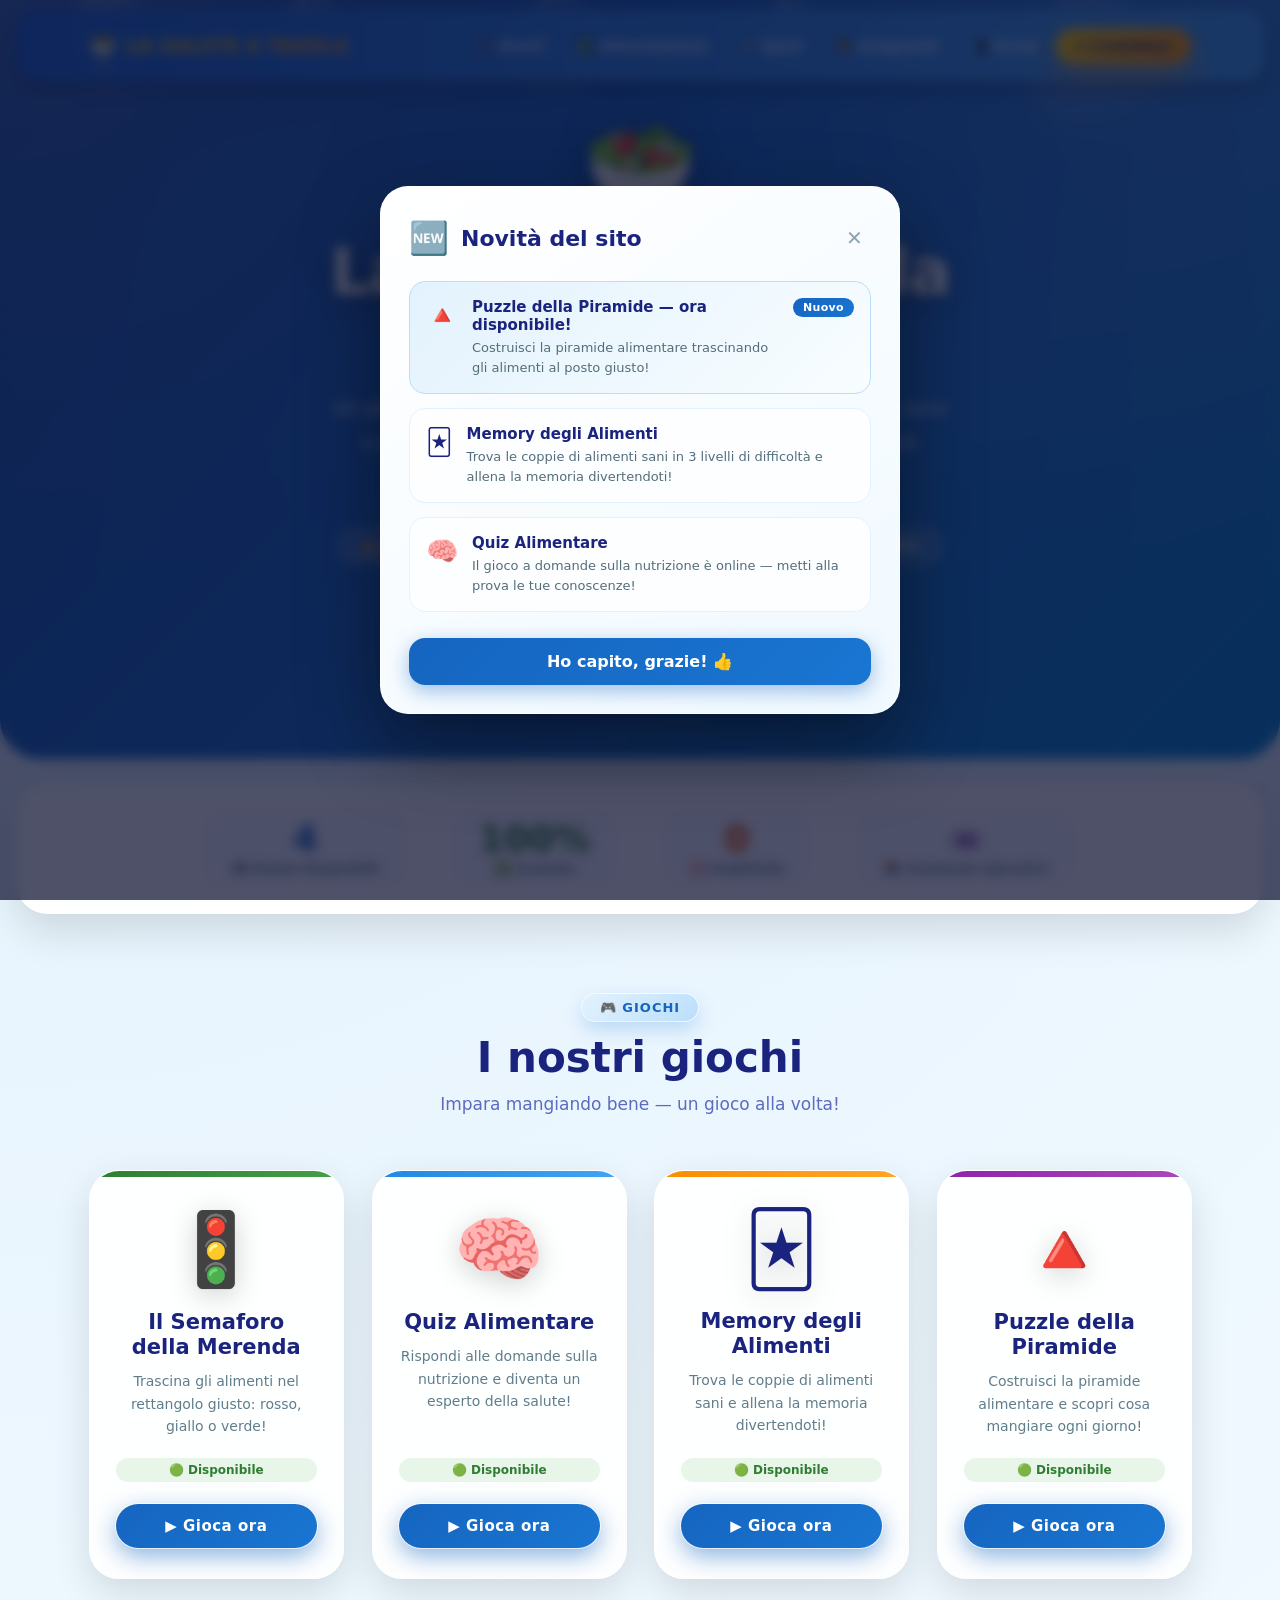
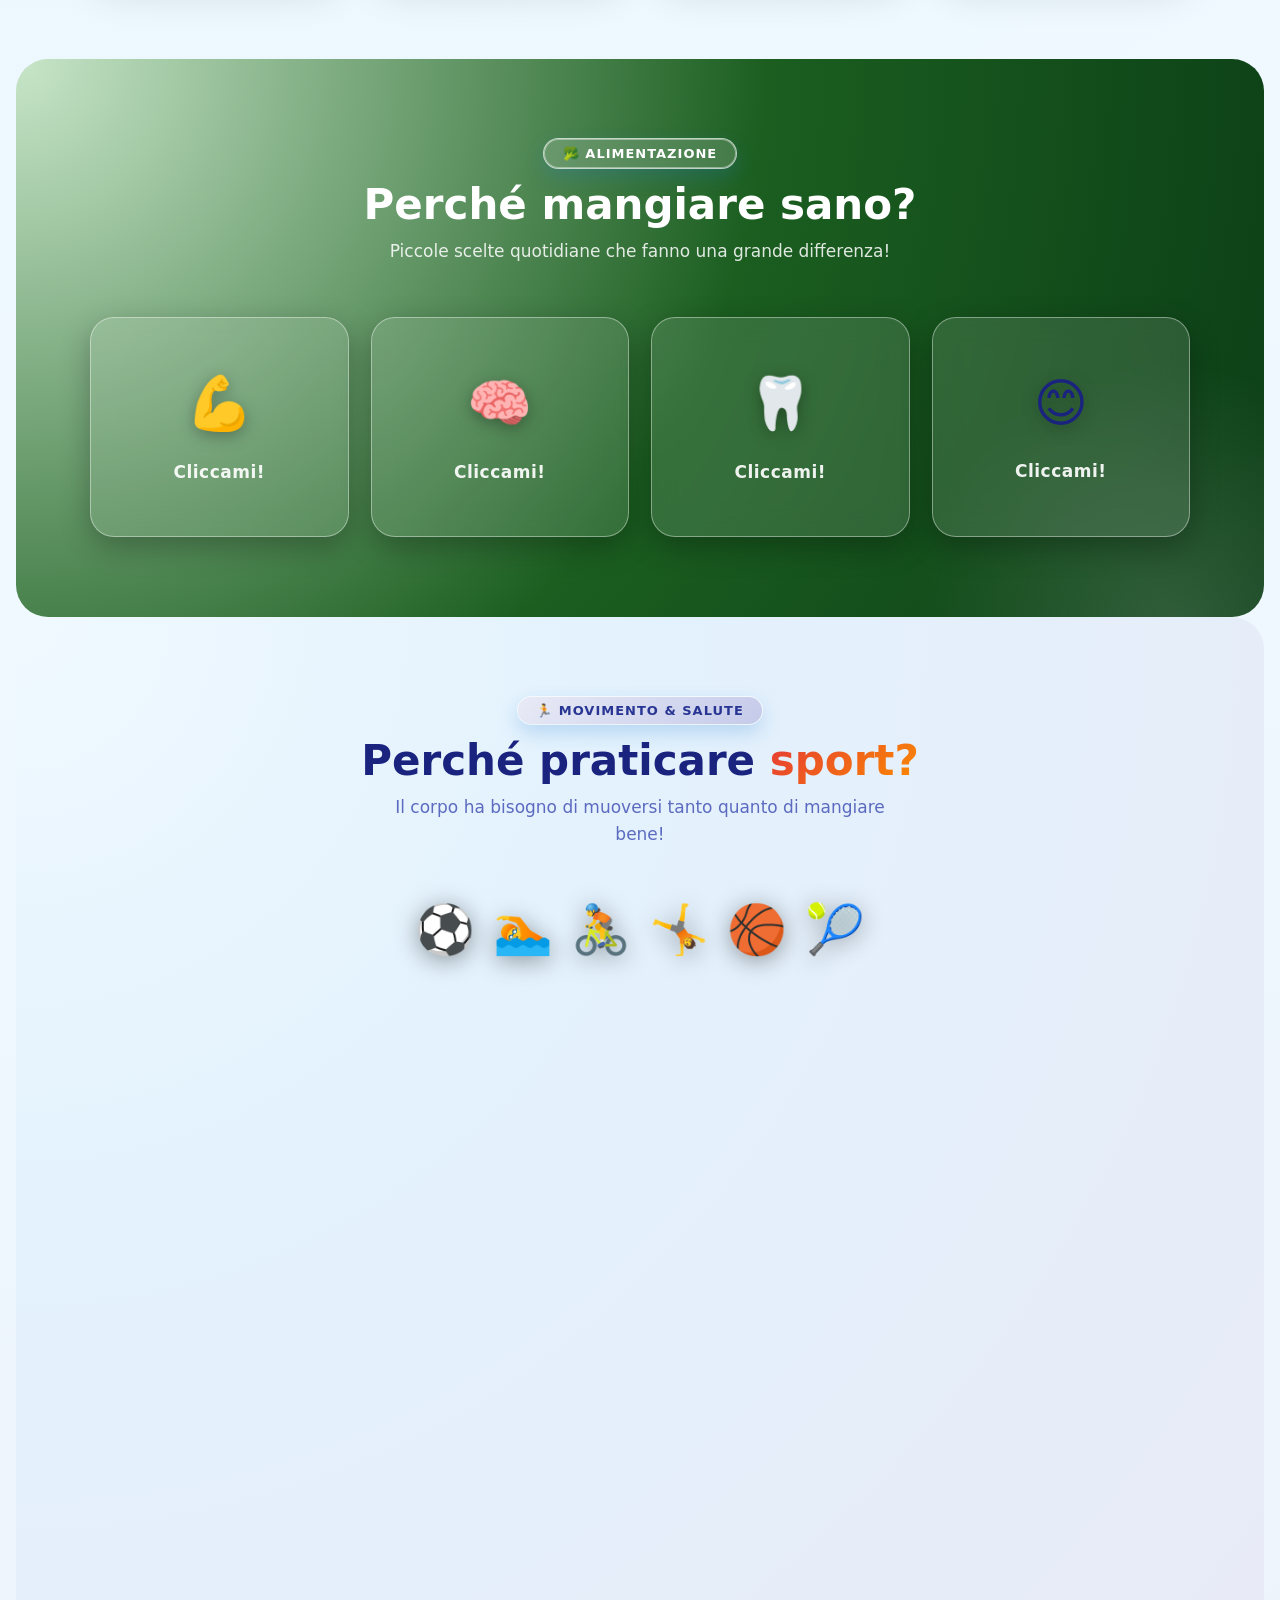
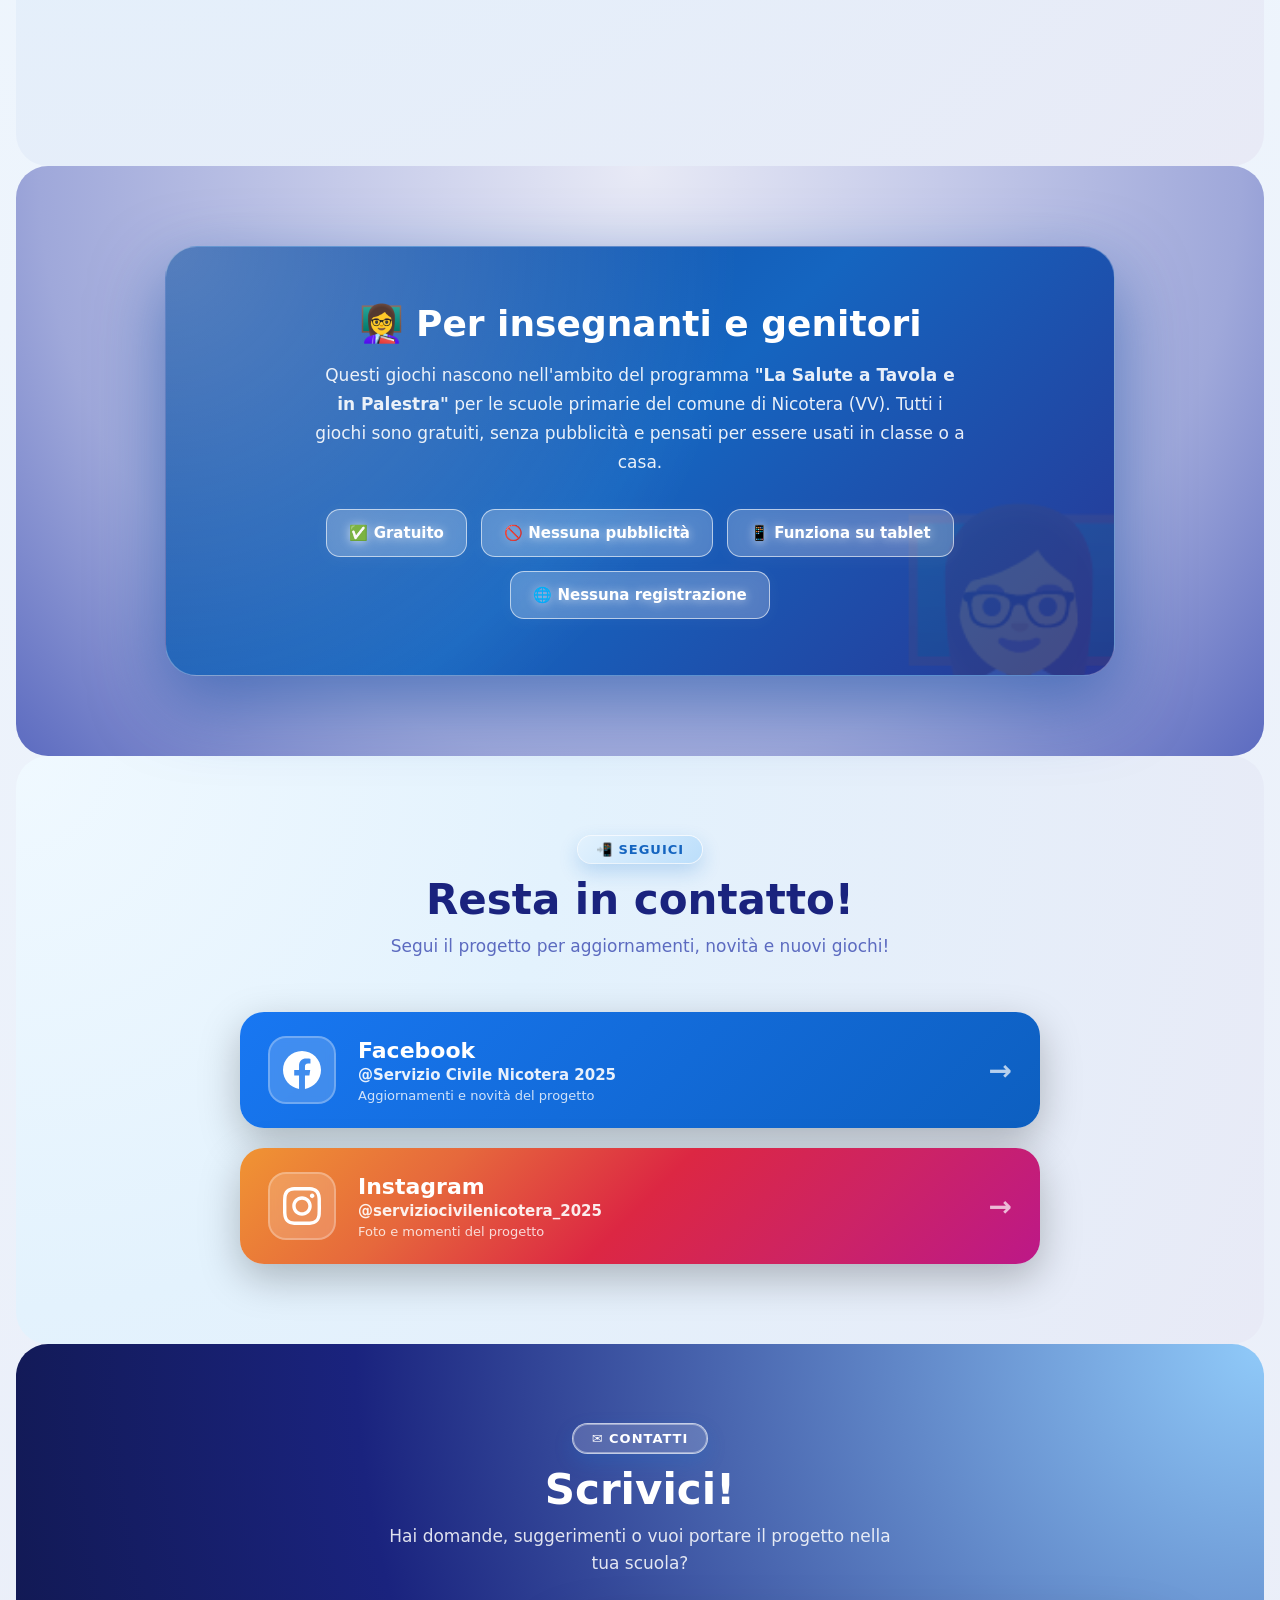
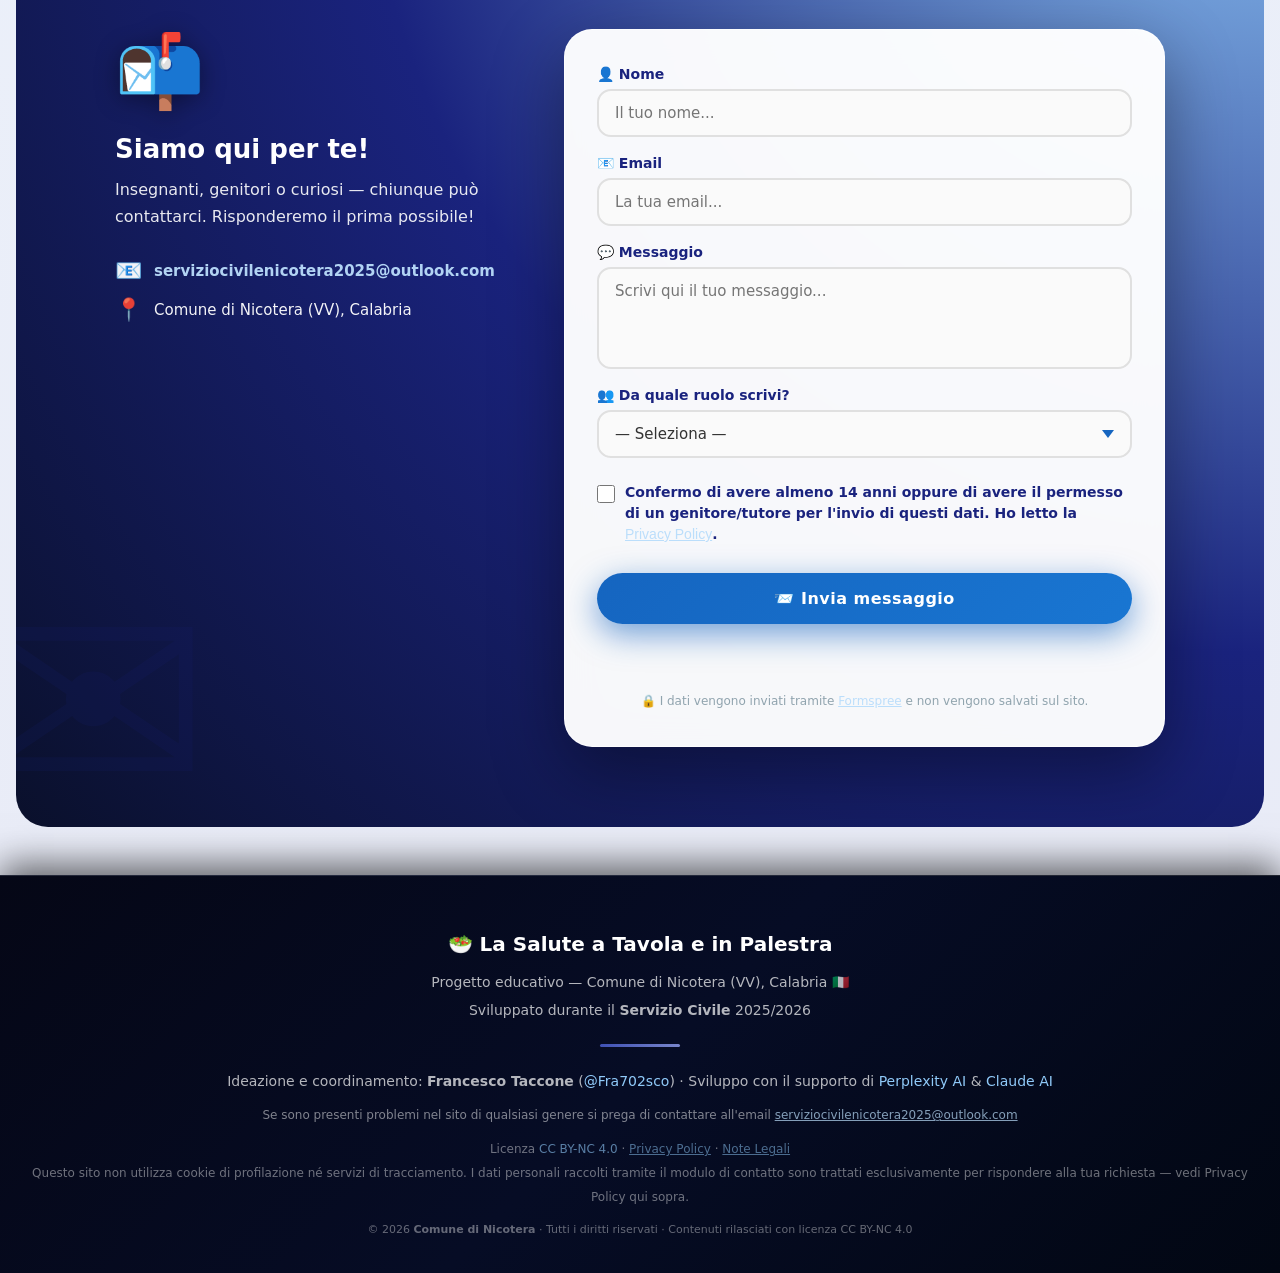
<file: index.html>
<!DOCTYPE html>
<html lang="it">
  <head>
    <meta charset="UTF-8" />
    <meta name="viewport" content="width=device-width, initial-scale=1.0" />

    <!-- ===== SEO BASE ===== -->
    <title>La Salute a Tavola e in Palestra | Giochi Bambini Nicotera</title>
    <meta name="description" content="Giochi educativi gratuiti su alimentazione e sport per bambini delle scuole primarie. Quiz, Semaforo, Memory, Piramide — Comune di Nicotera (VV)." />
    <meta name="keywords" content="giochi educativi alimentazione bambini, salute bambini scuola primaria, educazione alimentare scuola, quiz alimentazione, semaforo degli alimenti, piramide alimentare bambini, movimento salute bambini, giochi interattivi nutrizione, Nicotera Calabria scuola, servizio civile Nicotera, mangiare sano bambini, sport bambini scuola" />
    <meta name="author" content="Francesco Taccone – Servizio Civile Nicotera 2025/2026" />
    <meta name="robots" content="index, follow, max-snippet:-1, max-image-preview:large, max-video-preview:-1" />
    <meta name="theme-color" content="#1964d2" />

    <!-- ===== CANONICAL ===== -->
    <link rel="canonical" href="https://fra702sco.github.io/la-salute-in-tavola-e-in-palestra/" />

    <!-- ===== PERFORMANCE HINT ===== -->
    <!-- Pre-stabilisce TCP+TLS verso Formspree per ridurre TTFB del primo invio del form contatti -->
    <link rel="preconnect" href="https://formspree.io" crossorigin />

    <!-- ===== GEO (SEO locale) ===== -->
    <meta name="geo.region"    content="IT-VV" />
    <meta name="geo.placename" content="Nicotera, Vibo Valentia, Calabria, Italia" />
    <meta name="geo.position"  content="38.5539;15.9398" />
    <meta name="ICBM"          content="38.5539, 15.9398" />

    <!-- ===== OPEN GRAPH ===== -->
    <meta property="og:type"        content="website" />
    <meta property="og:locale"      content="it_IT" />
    <meta property="og:site_name"   content="La Salute a Tavola e in Palestra" />
    <meta property="og:title"       content="Giochi Educativi Bambini | La Salute a Tavola e in Palestra" />
    <meta property="og:description" content="Giochi educativi gratuiti su alimentazione e sport per bambini delle scuole primarie. Quiz, Semaforo, Memory, Piramide — Comune di Nicotera (VV)." />
    <meta property="og:image"       content="https://fra702sco.github.io/la-salute-in-tavola-e-in-palestra/assets/ico-preview/preview.jpg" />
    <meta property="og:image:width"  content="1200" />
    <meta property="og:image:height" content="630" />
    <meta property="og:image:alt"    content="La Salute a Tavola e in Palestra – giochi educativi per bambini" />
    <meta property="og:url"         content="https://fra702sco.github.io/la-salute-in-tavola-e-in-palestra/" />

    <!-- ===== TWITTER CARD ===== -->
    <meta name="twitter:card"        content="summary_large_image" />
    <meta name="twitter:title"       content="Giochi Educativi Bambini | La Salute a Tavola e in Palestra" />
    <meta name="twitter:description" content="Giochi educativi gratuiti su alimentazione e sport per le scuole primarie. Comune di Nicotera (VV)." />
    <meta name="twitter:image"       content="https://fra702sco.github.io/la-salute-in-tavola-e-in-palestra/assets/ico-preview/preview.jpg" />

    <!-- ===== STRUCTURED DATA (JSON-LD) ===== -->
    <script type="application/ld+json">
    {
      "@context": "https://schema.org",
      "@graph": [
        {
          "@type": "WebSite",
          "@id": "https://fra702sco.github.io/la-salute-in-tavola-e-in-palestra/#website",
          "url": "https://fra702sco.github.io/la-salute-in-tavola-e-in-palestra/",
          "name": "La Salute a Tavola e in Palestra",
          "description": "Giochi educativi gratuiti su alimentazione sana e sport per bambini delle scuole primarie",
          "inLanguage": "it-IT",
          "publisher": { "@id": "https://fra702sco.github.io/la-salute-in-tavola-e-in-palestra/#organization" }
        },
        {
          "@type": "EducationalOrganization",
          "@id": "https://fra702sco.github.io/la-salute-in-tavola-e-in-palestra/#organization",
          "name": "La Salute a Tavola e in Palestra",
          "description": "Progetto educativo del Comune di Nicotera nell'ambito del Servizio Civile 2025/2026",
          "url": "https://fra702sco.github.io/la-salute-in-tavola-e-in-palestra/",
          "logo": "https://fra702sco.github.io/la-salute-in-tavola-e-in-palestra/assets/ico-preview/favicon.ico",
          "address": {
            "@type": "PostalAddress",
            "addressLocality": "Nicotera",
            "addressRegion": "Vibo Valentia",
            "addressCountry": "IT"
          }
        },
        {
          "@type": "WebPage",
          "@id": "https://fra702sco.github.io/la-salute-in-tavola-e-in-palestra/#webpage",
          "url": "https://fra702sco.github.io/la-salute-in-tavola-e-in-palestra/",
          "name": "La Salute a Tavola e in Palestra | Giochi Educativi Bambini",
          "description": "Giochi educativi gratuiti su alimentazione e sport per bambini delle scuole primarie a Nicotera (VV), Calabria.",
          "inLanguage": "it-IT",
          "isPartOf": { "@id": "https://fra702sco.github.io/la-salute-in-tavola-e-in-palestra/#website" }
        },
        {
          "@type": "ItemList",
          "name": "Giochi educativi disponibili",
          "itemListElement": [
            {
              "@type": "ListItem",
              "position": 1,
              "name": "Il Semaforo della Merenda",
              "description": "Trascina gli alimenti nel colore giusto: rosso, giallo o verde. Gioco educativo sull'alimentazione per bambini.",
              "url": "https://fra702sco.github.io/la-salute-in-tavola-e-in-palestra/giochi/semaforo/"
            },
            {
              "@type": "ListItem",
              "position": 2,
              "name": "Quiz Alimentare",
              "description": "Rispondi alle domande sulla nutrizione e diventa un esperto della salute.",
              "url": "https://fra702sco.github.io/la-salute-in-tavola-e-in-palestra/giochi/quiz/"
            },
            {
              "@type": "ListItem",
              "position": 3,
              "name": "Memory degli Alimenti",
              "description": "Trova le coppie di alimenti sani e allena la memoria divertendoti!",
              "url": "https://fra702sco.github.io/la-salute-in-tavola-e-in-palestra/giochi/memory/"
            },
            {
              "@type": "ListItem",
              "position": 4,
              "name": "Puzzle della Piramide",
              "description": "Costruisci la piramide alimentare e scopri cosa mangiare ogni giorno!",
              "url": "https://fra702sco.github.io/la-salute-in-tavola-e-in-palestra/giochi/piramide/"
            }
          ]
        }
      ]
    }
    </script>

    <meta http-equiv="Content-Security-Policy" content="default-src 'none'; script-src 'self'; style-src 'self' 'unsafe-inline'; img-src 'self' data:; connect-src 'self' https://formspree.io; media-src 'self'; font-src 'self'; manifest-src 'self'; base-uri 'self'; form-action 'self' https://formspree.io;" />
    <meta name="referrer" content="strict-origin-when-cross-origin" />
    <link rel="icon" href="assets/ico-preview/favicon.ico" type="image/x-icon" />
    <link rel="icon" type="image/png" sizes="32x32" href="assets/ico-preview/favicon-32x32.png" />
    <link rel="icon" type="image/png" sizes="16x16" href="assets/ico-preview/favicon-16x16.png" />
    <link rel="apple-touch-icon" sizes="180x180" href="assets/ico-preview/apple-touch-icon.png" />
    <link rel="manifest" href="assets/ico-preview/site.webmanifest" />
    <link rel="stylesheet" href="assets/css/style.css" />
    <meta name="google-site-verification" content="NsaOMUdaxnxkyRv63uZQDENKj52OdWl0YfU0upyW5XM" />
  </head>
  <body>

    <!-- ===== NAVBAR ===== -->
    <nav id="navbar">
      <div class="nav-inner">

        <a href="#hero" class="nav-logo">
          <span class="nav-logo-emoji" aria-hidden="true">🥗</span>
          <span>La Salute a Tavola</span>
        </a>


        <ul class="nav-links" id="nav-links" role="list">
          <li><a href="#games">🎮 Giochi</a></li>
          <li><a href="#education">🥦 Alimentazione</a></li>
          <li><a href="#sport">🏃 Sport</a></li>
          <li><a href="#teachers">👩‍🏫 Insegnanti</a></li>
          <li><a href="#social">📲 Social</a></li>
          <li><a href="#contact" class="nav-cta"><span class="nav-cta-emoji" aria-hidden="true">✉️ </span>Contattaci</a></li>
        </ul>

        <button
          class="nav-burger"
          id="nav-burger"
          aria-label="Apri menu di navigazione"
          aria-expanded="false"
          aria-controls="nav-links">
          <span></span>
          <span></span>
          <span></span>
        </button>

      </div>
    </nav>


    <!-- ===== HERO ===== -->
    <!--
      Il hero non ha classe reveal sulla section:
      è sempre visibile al caricamento.
      I figli usano reveal per animarsi a cascata.
    -->
    <section id="hero">
      <div class="hero-bubbles" aria-hidden="true">
        <div class="bubble"></div>
        <div class="bubble"></div>
        <div class="bubble"></div>
        <div class="bubble"></div>
        <div class="bubble"></div>
      </div>

      <span class="hero-emoji" aria-hidden="true">🥗</span>

      <h1 class="hero-title reveal reveal-delay-1">
        La Salute a Tavola<br>e in Palestra
      </h1>

      <p class="hero-subtitle reveal reveal-delay-2">
        Un percorso educativo interattivo per imparare a mangiare sano
        e muoversi con gioia — pensato per i bambini delle scuole primarie.
      </p>

      <div class="hero-actions reveal reveal-delay-3" role="list" aria-label="Caratteristiche del progetto">
        <span class="badge" role="listitem">🏫 Scuole primarie</span>
        <span class="badge" role="listitem">
          <span class="badge-dot" aria-hidden="true"></span>
          🎮 Giochi interattivi
        </span>
        <span class="badge" role="listitem">📍 Nicotera (VV)</span>
      </div>

      <div class="hero-credit reveal reveal-delay-4">
        <span class="hero-credit-label">Promosso nell'ambito del</span>
        <div class="hero-credit-card">
          <img
            src="assets/ico-preview/servizio-civile.png"
            alt="Logo Servizio Civile Universale"
            class="hero-credit-logo"
            width="56"
            height="56"
            loading="lazy" />
          <span class="hero-credit-name">Servizio Civile Universale<br><small>2025 / 2026 — Comune di Nicotera</small></span>
        </div>
      </div>

    </section>


    <!-- ===== STATS ===== -->
    <section id="stats">
      <h2 class="visually-hidden">Statistiche del progetto</h2>
      <div class="stats-inner">
        <div class="stat-item reveal reveal-delay-1">
          <div class="stat-number" aria-label="4 giochi">4</div>
          <div class="stat-label">🎮 Giochi disponibili</div>
        </div>
        <div class="stat-item reveal reveal-delay-2">
          <div class="stat-number" aria-label="100% gratuito">100%</div>
          <div class="stat-label">✅ Gratuito</div>
        </div>
        <div class="stat-item reveal reveal-delay-3">
          <div class="stat-number" aria-label="Zero pubblicità">0</div>
          <div class="stat-label">🚫 Pubblicità</div>
        </div>
        <div class="stat-item reveal reveal-delay-4">
          <div class="stat-number" aria-label="Contenuti illimitati">∞</div>
          <div class="stat-label">📚 Contenuti educativi</div>
        </div>
      </div>
    </section>


    <!-- ===== GIOCHI ===== -->
    <section id="games">
      <div class="section-header reveal">
        <span class="section-label">🎮 Giochi</span>
        <h2 class="section-title">I nostri giochi</h2>
        <p class="section-subtitle">Impara mangiando bene — un gioco alla volta!</p>
      </div>

      <div class="games-grid">

        <!-- Card disponibile -->
        <div class="game-card available semaforo reveal reveal-delay-1">
          <span class="game-emoji" aria-hidden="true">🚦</span>
          <div class="game-title">Il Semaforo della Merenda</div>
          <div class="game-desc">
            Trascina gli alimenti nel rettangolo giusto: rosso, giallo o verde!
          </div>
          <span class="game-tag tag-green">🟢 Disponibile</span>
          <a href="giochi/semaforo/index.html" class="btn-play">▶ Gioca ora</a>
        </div>

        <!-- Card disponibile -->
        <div class="game-card available quiz reveal reveal-delay-2">
          <span class="game-emoji" aria-hidden="true">🧠</span>
          <div class="game-title">Quiz Alimentare</div>
          <div class="game-desc">Rispondi alle domande sulla nutrizione e diventa un esperto della salute!</div>
          <span class="game-tag tag-green">🟢 Disponibile</span>
          <a href="giochi/quiz/index.html" class="btn-play">▶ Gioca ora</a>
        </div>

        <div class="game-card available memory reveal reveal-delay-3">
          <span class="game-emoji" aria-hidden="true">🃏</span>
          <div class="game-title">Memory degli Alimenti</div>
          <div class="game-desc">Trova le coppie di alimenti sani e allena la memoria divertendoti!</div>
          <span class="game-tag tag-green">🟢 Disponibile</span>
          <a href="giochi/memory/index.html" class="btn-play">▶ Gioca ora</a>
        </div>

        <div class="game-card available piramide reveal reveal-delay-4">
          <span class="game-emoji" aria-hidden="true">🔺</span>
          <div class="game-title">Puzzle della Piramide</div>
          <div class="game-desc">Costruisci la piramide alimentare e scopri cosa mangiare ogni giorno!</div>
          <span class="game-tag tag-green">🟢 Disponibile</span>
          <a href="giochi/piramide/index.html" class="btn-play">▶ Gioca ora</a>
        </div>

      </div>
    </section>


    <!-- ===== ALIMENTAZIONE ===== -->
    <section id="education">
      <div class="edu-inner">

        <div class="section-header reveal">
          <span class="section-label">🥦 Alimentazione</span>
          <h2 class="section-title">Perché mangiare sano?</h2>
          <p class="section-subtitle">Piccole scelte quotidiane che fanno una grande differenza!</p>
        </div>

        <div class="edu-grid">
          <div class="edu-card-wrapper reveal reveal-delay-1">
            <div class="edu-card-inner">
              <div class="edu-card edu-card-front">
                <span class="edu-icon" aria-hidden="true">💪</span>
                <span class="edu-tap-label">Cliccami!</span>
              </div>
              <div class="edu-card edu-card-back">
                <span class="edu-icon" aria-hidden="true">💪</span>
                <h3>Energia per crescere</h3>
                <p>Gli alimenti giusti danno al tuo corpo l'energia per giocare, studiare e crescere forte!</p>
              </div>
            </div>
          </div>
          <div class="edu-card-wrapper reveal reveal-delay-2">
            <div class="edu-card-inner">
              <div class="edu-card edu-card-front">
                <span class="edu-icon" aria-hidden="true">🧠</span>
                <span class="edu-tap-label">Cliccami!</span>
              </div>
              <div class="edu-card edu-card-back">
                <span class="edu-icon" aria-hidden="true">🧠</span>
                <h3>Mente più sveglia</h3>
                <p>Una buona alimentazione aiuta la concentrazione e la memoria a scuola.</p>
              </div>
            </div>
          </div>
          <div class="edu-card-wrapper reveal reveal-delay-3">
            <div class="edu-card-inner">
              <div class="edu-card edu-card-front">
                <span class="edu-icon" aria-hidden="true">🦷</span>
                <span class="edu-tap-label">Cliccami!</span>
              </div>
              <div class="edu-card edu-card-back">
                <span class="edu-icon" aria-hidden="true">🦷</span>
                <h3>Denti e ossa forti</h3>
                <p>Calcio e vitamine rendono denti e ossa resistenti — frutta e verdura sono i tuoi amici!</p>
              </div>
            </div>
          </div>
          <div class="edu-card-wrapper reveal reveal-delay-4">
            <div class="edu-card-inner">
              <div class="edu-card edu-card-front">
                <span class="edu-icon" aria-hidden="true">😊</span>
                <span class="edu-tap-label">Cliccami!</span>
              </div>
              <div class="edu-card edu-card-back">
                <span class="edu-icon" aria-hidden="true">😊</span>
                <h3>Umore positivo</h3>
                <p>Mangiare bene migliora anche il tuo umore e ti aiuta a sentirti felice ogni giorno!</p>
              </div>
            </div>
          </div>
        </div>

      </div>
    </section>


    <!-- ===== SPORT ===== -->
    <section id="sport">
      <div class="sport-inner">

        <div class="section-header reveal">
          <span class="section-label">🏃 Movimento &amp; Salute</span>
          <h2 class="section-title">Perché praticare <span class="title-highlight">sport?</span></h2>
          <p class="section-subtitle">Il corpo ha bisogno di muoversi tanto quanto di mangiare bene!</p>
        </div>

        <div class="sport-emojis reveal reveal-delay-2" aria-hidden="true">
          <span class="sport-emoji-item" style="--d:0s">⚽</span>
          <span class="sport-emoji-item" style="--d:0.3s">🏊</span>
          <span class="sport-emoji-item" style="--d:0.6s">🚴</span>
          <span class="sport-emoji-item" style="--d:0.9s">🤸</span>
          <span class="sport-emoji-item" style="--d:1.2s">🏀</span>
          <span class="sport-emoji-item" style="--d:1.5s">🎾</span>
        </div>

        <div class="sport-grid">
          <div class="sport-card reveal reveal-delay-1" style="--accent:#e53935">
            <span class="sport-card-icon" aria-hidden="true">❤️</span>
            <h3>Cuore più forte</h3>
            <p>L'esercizio fisico allena il cuore e migliora la circolazione, rendendoti più resistente.</p>
            <div class="sport-bar">
              <div class="sport-bar-fill" style="--bar-width:90%; background:#e53935"></div>
            </div>
          </div>
          <div class="sport-card reveal reveal-delay-2" style="--accent:#1e88e5">
            <span class="sport-card-icon" aria-hidden="true">🦴</span>
            <h3>Ossa e muscoli sani</h3>
            <p>Saltare, correre e giocare rafforza le ossa e sviluppa i muscoli nei momenti giusti della crescita.</p>
            <div class="sport-bar">
              <div class="sport-bar-fill" style="--bar-width:85%; background:#1e88e5"></div>
            </div>
          </div>
          <div class="sport-card reveal reveal-delay-3" style="--accent:#43a047">
            <span class="sport-card-icon" aria-hidden="true">😴</span>
            <h3>Sonno migliore</h3>
            <p>Chi si muove durante il giorno dorme più profondamente e si sveglia riposato e pieno di energia.</p>
            <div class="sport-bar">
              <div class="sport-bar-fill" style="--bar-width:80%; background:#43a047"></div>
            </div>
          </div>
          <div class="sport-card reveal reveal-delay-4" style="--accent:#fb8c00">
            <span class="sport-card-icon" aria-hidden="true">🧠</span>
            <h3>Più concentrazione</h3>
            <p>Il movimento stimola il cervello: i bambini che fanno sport imparano meglio e si concentrano di più.</p>
            <div class="sport-bar">
              <div class="sport-bar-fill" style="--bar-width:88%; background:#fb8c00"></div>
            </div>
          </div>
          <div class="sport-card reveal reveal-delay-1" style="--accent:#8e24aa">
            <span class="sport-card-icon" aria-hidden="true">😊</span>
            <h3>Umore positivo</h3>
            <p>Lo sport rilascia endorfine — le molecole della felicità — che riducono lo stress e migliorano l'umore.</p>
            <div class="sport-bar">
              <div class="sport-bar-fill" style="--bar-width:92%; background:#8e24aa"></div>
            </div>
          </div>
          <div class="sport-card reveal reveal-delay-2" style="--accent:#00897b">
            <span class="sport-card-icon" aria-hidden="true">🤝</span>
            <h3>Amicizie e squadra</h3>
            <p>Giocare insieme insegna il rispetto, la collaborazione e il fair play — valori per tutta la vita!</p>
            <div class="sport-bar">
              <div class="sport-bar-fill" style="--bar-width:78%; background:#00897b"></div>
            </div>
          </div>
        </div>

        <div class="sport-tip reveal reveal-delay-3">
          <span class="sport-tip-icon" aria-hidden="true">💡</span>
          <div>
            <strong>Lo sapevi?</strong> L'<a href="https://www.who.int/news-room/fact-sheets/detail/physical-activity" target="_blank" rel="noopener noreferrer" style="color:inherit; text-decoration:underline;">OMS</a> raccomanda almeno
            <strong>60 minuti</strong> di attività fisica moderata ogni giorno
            per i bambini tra i 5 e i 17 anni.
          </div>
        </div>

      </div>
    </section>


    <!-- ===== INSEGNANTI E GENITORI ===== -->
    <section id="teachers">
      <div class="teachers-inner">
        <div class="teacher-box reveal">

          <h2><span aria-hidden="true">👩‍🏫</span> Per insegnanti e genitori</h2>

          <p>
            Questi giochi nascono nell'ambito del programma
            <strong>"La Salute a Tavola e in Palestra"</strong> per le scuole primarie
            del comune di Nicotera (VV). Tutti i giochi sono gratuiti, senza pubblicità
            e pensati per essere usati in classe o a casa.
          </p>

          <div class="teacher-features reveal reveal-delay-1">
            <span class="teacher-feat">✅ Gratuito</span>
            <span class="teacher-feat">🚫 Nessuna pubblicità</span>
            <span class="teacher-feat">📱 Funziona su tablet</span>
            <span class="teacher-feat">🌐 Nessuna registrazione</span>
          </div>

        </div>
      </div>
    </section>


    <!-- ===== SOCIAL ===== -->
    <section id="social">
      <div class="social-inner">

        <div class="section-header reveal">
          <span class="section-label">📲 Seguici</span>
          <h2 class="section-title">Resta in contatto!</h2>
          <p class="section-subtitle">Segui il progetto per aggiornamenti, novità e nuovi giochi!</p>
        </div>

        <div class="social-cards">

          <a href="https://www.facebook.com/profile.php?id=61581125656677"
            target="_blank"
            rel="noopener noreferrer"
            class="social-card facebook reveal reveal-left reveal-delay-1">
            <div class="social-icon" aria-hidden="true">
              <svg viewBox="0 0 24 24" fill="white" width="38" height="38" aria-hidden="true">
                <path d="M24 12.073c0-6.627-5.373-12-12-12s-12 5.373-12 12c0 5.99 4.388 10.954 10.125 11.854v-8.385H7.078v-3.47h3.047V9.43c0-3.007 1.792-4.669 4.533-4.669 1.312 0 2.686.235 2.686.235v2.953H15.83c-1.491 0-1.956.925-1.956 1.874v2.25h3.328l-.532 3.47h-2.796v8.385C19.612 23.027 24 18.062 24 12.073z"/>
              </svg>
            </div>
            <div class="social-info">
              <div class="social-name">Facebook</div>
              <div class="social-handle">@Servizio Civile Nicotera 2025</div>
              <div class="social-desc">Aggiornamenti e novità del progetto</div>
            </div>
            <div class="social-arrow" aria-hidden="true">→</div>
          </a>

          <a href="https://www.instagram.com/serviziocivilenicotera_2025/"
            target="_blank"
            rel="noopener noreferrer"
            class="social-card instagram reveal reveal-right reveal-delay-2">
            <div class="social-icon" aria-hidden="true">
              <svg viewBox="0 0 24 24" fill="white" width="38" height="38" aria-hidden="true">
                <path d="M12 2.163c3.204 0 3.584.012 4.85.07 3.252.148 4.771 1.691 4.919 4.919.058 1.265.069 1.645.069 4.849 0 3.205-.012 3.584-.069 4.849-.149 3.225-1.664 4.771-4.919 4.919-1.266.058-1.644.07-4.85.07-3.204 0-3.584-.012-4.849-.07-3.26-.149-4.771-1.699-4.919-4.92-.058-1.265-.07-1.644-.07-4.849 0-3.204.013-3.583.07-4.849.149-3.227 1.664-4.771 4.919-4.919 1.266-.057 1.645-.069 4.849-.069zm0-2.163c-3.259 0-3.667.014-4.947.072-4.358.2-6.78 2.618-6.98 6.98-.059 1.281-.073 1.689-.073 4.948 0 3.259.014 3.668.072 4.948.2 4.358 2.618 6.78 6.98 6.98 1.281.058 1.689.072 4.948.072 3.259 0 3.668-.014 4.948-.072 4.354-.2 6.782-2.618 6.979-6.98.059-1.28.073-1.689.073-4.948 0-3.259-.014-3.667-.072-4.947-.196-4.354-2.617-6.78-6.979-6.98-1.281-.059-1.69-.073-4.949-.073zm0 5.838c-3.403 0-6.162 2.759-6.162 6.162s2.759 6.163 6.162 6.163 6.162-2.759 6.162-6.163c0-3.403-2.759-6.162-6.162-6.162zm0 10.162c-2.209 0-4-1.79-4-4 0-2.209 1.791-4 4-4s4 1.791 4 4c0 2.21-1.791 4-4 4zm6.406-11.845c-.796 0-1.441.645-1.441 1.44s.645 1.44 1.441 1.44c.795 0 1.439-.645 1.439-1.44s-.644-1.44-1.439-1.44z"/>
              </svg>
            </div>
            <div class="social-info">
              <div class="social-name">Instagram</div>
              <div class="social-handle">@serviziocivilenicotera_2025</div>
              <div class="social-desc">Foto e momenti del progetto</div>
            </div>
            <div class="social-arrow" aria-hidden="true">→</div>
          </a>

        </div>
      </div>
    </section>


    <!-- ===== CONTATTI ===== -->
    <section id="contact">
      <div class="contact-inner">

        <div class="section-header reveal">
          <span class="section-label">✉️ Contatti</span>
          <h2 class="section-title">Scrivici!</h2>
          <p class="section-subtitle">Hai domande, suggerimenti o vuoi portare il progetto nella tua scuola?</p>
        </div>

        <div class="contact-box">

          <div class="contact-left reveal reveal-left reveal-delay-1">
            <span class="contact-big-emoji" aria-hidden="true">📬</span>
            <h3>Siamo qui per te!</h3>
            <p>Insegnanti, genitori o curiosi — chiunque può contattarci. Risponderemo il prima possibile!</p>
            <div class="contact-info-list">
              <div class="contact-info-item">
                <span class="contact-info-icon" aria-hidden="true">📧</span>
                <a href="mailto:serviziocivilenicotera2025@outlook.com">
                  serviziocivilenicotera2025@outlook.com
                </a>
              </div>
              <div class="contact-info-item">
                <span class="contact-info-icon" aria-hidden="true">📍</span>
                <span>Comune di Nicotera (VV), Calabria</span>
              </div>
            </div>
          </div>

          <div class="contact-right reveal reveal-right reveal-delay-2">
            <form id="contact-form" class="contact-form" novalidate>
              <div class="form-group">
                <label for="contact-name">👤 Nome</label>
                <input
                  type="text"
                  id="contact-name"
                  name="nome"
                  placeholder="Il tuo nome..."
                  autocomplete="name"
                  maxlength="100"
                  required />
              </div>
              <div class="form-group">
                <label for="contact-email">📧 Email</label>
                <input
                  type="email"
                  id="contact-email"
                  name="email"
                  placeholder="La tua email..."
                  autocomplete="email"
                  maxlength="200"
                  required />
              </div>
              <div class="form-group">
                <label for="contact-message">💬 Messaggio</label>
                <textarea
                  id="contact-message"
                  name="messaggio"
                  rows="4"
                  placeholder="Scrivi qui il tuo messaggio..."
                  maxlength="2000"
                  required></textarea>
              </div>

              <input
                type="text"
                name="_gotcha"
                tabindex="-1"
                autocomplete="off"
                aria-hidden="true"
                style="position:absolute; left:-10000px; width:1px; height:1px; opacity:0;" />

              <div class="form-group">
                <label for="contact-role">👥 Da quale ruolo scrivi?</label>
                <select id="contact-role" name="ruolo" required>
                  <option value="">— Seleziona —</option>
                  <option value="genitore">Genitore</option>
                  <option value="insegnante">Insegnante</option>
                  <option value="educatore">Educatore o operatore scolastico</option>
                  <option value="altro">Altro adulto</option>
                </select>
              </div>

              <div class="form-group form-consent">
                <label class="consent-label" for="contact-consent">
                  <input type="checkbox" id="contact-consent" required />
                  <span>Confermo di avere almeno 14 anni oppure di avere il permesso di un genitore/tutore per l'invio di questi dati. Ho letto la <button type="button" class="consent-privacy-link" id="consent-privacy-link">Privacy Policy</button>.</span>
                </label>
              </div>
              <button type="submit" class="btn-contact">
                <span id="btn-contact-text">📨 Invia messaggio</span>
              </button>
              <div
                id="contact-feedback"
                class="contact-feedback"
                role="alert"
                aria-live="polite"></div>
              <p class="form-privacy-note">🔒 I dati vengono inviati tramite <a href="https://formspree.io" target="_blank" rel="noopener noreferrer">Formspree</a> e non vengono salvati sul sito.</p>
            </form>
          </div>

        </div>
      </div>
    </section>


    <!-- ===== FOOTER ===== -->
    <footer>
      <div class="footer-title">🥗 La Salute a Tavola e in Palestra</div>
      <div>Progetto educativo — Comune di Nicotera (VV), Calabria 🇮🇹</div>
      <div>Sviluppato durante il <strong>Servizio Civile</strong> 2025/2026</div>
      <div class="footer-divider"></div>
      <div>
        Ideazione e coordinamento: <strong>Francesco Taccone</strong>
        (<a href="https://github.com/Fra702sco" target="_blank" rel="noopener noreferrer">@Fra702sco</a>)
        · Sviluppo con il supporto di
        <a href="https://perplexity.ai" target="_blank" rel="noopener noreferrer">Perplexity AI</a>
        &
        <a href="https://claude.ai/" target="_blank" rel="noopener noreferrer">Claude AI</a>
      </div>
      <div style="margin-top:8px; font-size:12px; opacity:0.7;">
        Se sono presenti problemi nel sito di qualsiasi genere si prega di contattare all'email
        <a href="mailto:serviziocivilenicotera2025@outlook.com" style="color:#bbdefb; text-decoration:underline;">serviziocivilenicotera2025@outlook.com</a>
      </div>
      <div style="margin-top:10px; font-size:12px; opacity:0.6;">
        Licenza
        <a href="https://creativecommons.org/licenses/by-nc/4.0/" target="_blank" rel="noopener noreferrer">CC BY-NC 4.0</a>
        · <button class="footer-privacy-btn" id="open-privacy" aria-haspopup="dialog">Privacy Policy</button>
        · <button class="footer-privacy-btn" id="open-legal" aria-haspopup="dialog">Note Legali</button>
        <p>Questo sito non utilizza cookie di profilazione né servizi di tracciamento. I dati personali raccolti tramite il modulo di contatto sono trattati esclusivamente per rispondere alla tua richiesta — vedi Privacy Policy qui sopra.</p>
      </div>
      <div style="margin-top:10px; font-size:11px; opacity:0.55;">
        © 2026 <strong>Comune di Nicotera</strong> · Tutti i diritti riservati ·
        Contenuti rilasciati con licenza CC BY-NC 4.0
      </div>
    </footer>

    <!-- ===== PRIVACY POLICY MODAL ===== -->
    <div id="privacy-overlay" class="privacy-overlay" role="dialog" aria-modal="true" aria-labelledby="privacy-title" hidden>
      <div class="privacy-modal">
        <div class="privacy-header">
          <h2 id="privacy-title">🔒 Privacy Policy</h2>
          <button class="privacy-close" id="privacy-close" aria-label="Chiudi privacy policy">✕</button>
        </div>
        <div class="privacy-body">

          <p class="privacy-date">Versione 1.3 — Ultimo aggiornamento: aprile 2026</p>

          <h3>1. Titolare del trattamento</h3>
          <p>Il <strong>Titolare del trattamento</strong> dei dati personali è il <strong>Comune di Nicotera</strong>, ente locale ai sensi del D.lgs. 267/2000.</p>
          <ul>
            <li>Sede legale: Corso Umberto I, 64 — 89844 Nicotera (VV), Calabria</li>
            <li>Codice Fiscale / P.IVA: <code>00392000790</code></li>
            <li>PEC: <a href="mailto:protocollo.nicotera@asmepec.it">protocollo.nicotera@asmepec.it</a></li>
            <li>Sito istituzionale: <a href="https://www.comune.nicotera.vv.it/" target="_blank" rel="noopener noreferrer">www.comune.nicotera.vv.it</a></li>
          </ul>
          <p>Il presente sito è realizzato nell'ambito del progetto educativo <strong>"La Salute a Tavola e in Palestra"</strong> durante il Servizio Civile Universale 2025/2026 presso il Comune di Nicotera. Email operativa per il progetto: <a href="mailto:serviziocivilenicotera2025@outlook.com">serviziocivilenicotera2025@outlook.com</a>.</p>

          <h3>1-bis. Responsabile della Protezione dei Dati (DPO/RPD)</h3>
          <p>Il <strong>Responsabile della Protezione dei Dati</strong> (Data Protection Officer) del Comune di Nicotera è <strong>Asmenet Calabria S.C.A.R.L.</strong>, contattabile via PEC all'indirizzo <a href="mailto:asmenetcalabria@asmepec.it">asmenetcalabria@asmepec.it</a>. Ulteriori recapiti del DPO sono disponibili in calce al sito istituzionale del Comune.</p>

          <h3>2. Dati raccolti</h3>
          <p>La normale navigazione del sito <strong>non raccoglie, non traccia e non profila</strong> i visitatori. In particolare:</p>
          <ul>
            <li>Nessun cookie di profilazione o tracciamento</li>
            <li>Nessun servizio di analytics (Google Analytics, ecc.)</li>
            <li>Nessuna registrazione o account utente</li>
            <li>Solo <code>localStorage</code> del browser per ricordare: la preferenza sul popup novità e le impostazioni di calibrazione del gioco "Semaforo della Merenda" (dati che rimangono sul tuo dispositivo e non vengono trasmessi a nessun server)</li>
          </ul>
          <p>Vengono invece trattati i dati personali che decidi <strong>tu stesso</strong> di inviare tramite il modulo di contatto: nome, indirizzo email, messaggio e ruolo dichiarato (vedi § 3).</p>

          <h3>3. Modulo di contatto</h3>
          <p>Il modulo "Scrivici" invia nome, indirizzo email, messaggio e ruolo dichiarato (genitore, insegnante, educatore o altro adulto) tramite il servizio <strong>Formspree</strong> (<a href="https://formspree.io/legal/privacy-policy" target="_blank" rel="noopener noreferrer">privacy policy Formspree</a>), gestito da Formspree Inc. con sede negli Stati Uniti, che opera in qualità di <strong>responsabile esterno del trattamento ai sensi dell'Art. 28 GDPR</strong>. Il trasferimento extra-UE avviene sulla base della certificazione <a href="https://www.dataprivacyframework.gov/" target="_blank" rel="noopener noreferrer">EU-U.S. Data Privacy Framework</a> e/o di Standard Contractual Clauses ai sensi degli Artt. 44-46 GDPR. Formspree può inoltre raccogliere automaticamente l'indirizzo IP del mittente e metadati tecnici a fini di prevenzione spam/abusi. I dati vengono utilizzati esclusivamente per rispondere alla tua richiesta e non vengono condivisi con terze parti.</p>

          <h3>4. Base giuridica del trattamento (Art. 6 GDPR)</h3>
          <p>Il trattamento dei dati forniti tramite il modulo di contatto si fonda sul <strong>consenso esplicito</strong> dell'interessato (Art. 6.1.a GDPR), prestato attraverso la spunta della casella di consenso prima dell'invio.</p>
          <p>Il conferimento dei dati è <strong>facoltativo</strong>: il rifiuto comporta unicamente l'impossibilità di ricevere risposta alla richiesta, senza altre conseguenze.</p>
          <p>Il consenso può essere <strong>revocato in qualsiasi momento</strong>, con la stessa facilità con cui è stato prestato, scrivendo a <a href="mailto:serviziocivilenicotera2025@outlook.com">serviziocivilenicotera2025@outlook.com</a>. La revoca non pregiudica la liceità dei trattamenti effettuati prima della revoca stessa (Art. 7.3 GDPR).</p>

          <h3>5. Minori (Art. 8 GDPR)</h3>
          <p>Ai sensi dell'Art. 8 del Regolamento UE 2016/679 e del D.lgs. 101/2018, i minori di 14 anni devono ottenere il consenso di un genitore o tutore prima di inviare dati personali tramite il modulo di contatto.</p>
          <p>Il modulo di contatto è progettato per essere utilizzato da adulti (genitori, insegnanti, educatori) e richiede, prima dell'invio:</p>
          <ul>
            <li>la <strong>dichiarazione del ruolo</strong> tramite menù dedicato (genitore, insegnante, educatore o altro adulto);</li>
            <li>la <strong>spunta della casella di consenso</strong> che include l'autocertificazione di avere almeno 14 anni o, in alternativa, il permesso di un genitore o tutore.</li>
          </ul>
          <p>Queste due misure costituiscono sforzo ragionevole del titolare per verificare l'idoneità del consenso ai sensi dell'Art. 8.2 GDPR.</p>

          <h3>6. Conservazione dei dati</h3>
          <p>I dati inviati tramite il modulo di contatto vengono conservati nella casella di posta del titolare per un periodo <strong>massimo di 24 mesi</strong> dalla risposta, salvo necessità di mantenere traccia per richieste connesse o per adempiere a obblighi di legge. Decorso tale termine, i messaggi vengono eliminati. Formspree conserva i dati secondo la propria <a href="https://formspree.io/legal/privacy-policy" target="_blank" rel="noopener noreferrer">privacy policy</a>.</p>

          <h3>7. Diritti dell'utente (GDPR)</h3>
          <p>Ai sensi degli Artt. 15-22 del Regolamento UE 2016/679 hai diritto di:</p>
          <ul>
            <li><strong>Accesso</strong> ai dati personali che ti riguardano (Art. 15)</li>
            <li><strong>Rettifica</strong> dei dati inesatti o incompleti (Art. 16)</li>
            <li><strong>Cancellazione</strong> ("diritto all'oblio", Art. 17)</li>
            <li><strong>Limitazione</strong> del trattamento (Art. 18)</li>
            <li><strong>Portabilità</strong> dei dati in un formato strutturato (Art. 20)</li>
            <li><strong>Opposizione</strong> al trattamento (Art. 21)</li>
            <li><strong>Revoca del consenso</strong> in qualsiasi momento (Art. 7.3)</li>
          </ul>
          <p>Per esercitare i tuoi diritti puoi scrivere all'email operativa del progetto: <a href="mailto:serviziocivilenicotera2025@outlook.com">serviziocivilenicotera2025@outlook.com</a>, oppure al <strong>DPO/RPD</strong> tramite la PEC indicata al § 1-bis. Risponderemo entro 30 giorni ai sensi dell'Art. 12.3 GDPR.</p>
          <p>Qualora la risposta del titolare risulti insoddisfacente o assente, hai il diritto di proporre <strong>reclamo al Garante per la Protezione dei Dati Personali</strong> (Art. 77 GDPR): <a href="https://www.garanteprivacy.it" target="_blank" rel="noopener noreferrer">www.garanteprivacy.it</a>.</p>

          <h3>8. Sicurezza e violazione dei dati</h3>
          <p>Il trasferimento dei dati avviene esclusivamente tramite connessione cifrata HTTPS. In caso di violazione dei dati personali (data breach), il titolare provvederà a notificare l'incidente al Garante entro 72 ore e agli interessati senza ingiustificato ritardo, ai sensi degli Artt. 33-34 GDPR.</p>

          <h3>9. Condizioni d'uso e proprietà intellettuale</h3>
          <p>Per le condizioni d'uso del sito, le limitazioni di responsabilità, l'uso didattico, la disclosure responsabile di vulnerabilità di sicurezza e i dettagli sulla licenza dei contenuti (<a href="https://creativecommons.org/licenses/by-nc/4.0/" target="_blank" rel="noopener noreferrer">CC BY-NC 4.0</a>) si rinvia al documento <strong>Note Legali</strong>, accessibile dal footer di questo sito.</p>

        </div>
      </div>
    </div>

    <!-- ===== NOTE LEGALI MODAL ===== -->
    <div id="legal-overlay" class="privacy-overlay" role="dialog" aria-modal="true" aria-labelledby="legal-title" hidden>
      <div class="privacy-modal">
        <div class="privacy-header">
          <h2 id="legal-title">⚖️ Note Legali</h2>
          <button class="privacy-close" id="legal-close" aria-label="Chiudi note legali">✕</button>
        </div>
        <div class="privacy-body">

          <p class="privacy-date">Versione 1.2 — Ultimo aggiornamento: aprile 2026</p>

          <h3>1. Editore del sito</h3>
          <p>Il presente sito è pubblicato dal <strong>Comune di Nicotera</strong>, ente locale ai sensi del D.lgs. 267/2000.</p>
          <ul>
            <li><strong>Sede legale</strong>: Corso Umberto I, 64 — 89844 Nicotera (VV), Calabria</li>
            <li><strong>Codice Fiscale / P.IVA</strong>: <code>00392000790</code></li>
            <li><strong>Codice IPA</strong>: <code>c_f893</code></li>
            <li><strong>Codice univoco fatturazione</strong>: <code>UFZI8P</code></li>
            <li><strong>PEC</strong>: <a href="mailto:protocollo.nicotera@asmepec.it">protocollo.nicotera@asmepec.it</a></li>
            <li><strong>Sito istituzionale</strong>: <a href="https://www.comune.nicotera.vv.it/" target="_blank" rel="noopener noreferrer">www.comune.nicotera.vv.it</a></li>
          </ul>
          <p>Il sito è realizzato nell'ambito del progetto educativo <strong>"La Salute a Tavola e in Palestra"</strong> durante il <strong>Servizio Civile Universale 2025/2026</strong>. Email operativa di progetto: <a href="mailto:serviziocivilenicotera2025@outlook.com">serviziocivilenicotera2025@outlook.com</a>.</p>

          <h3>2. Disclaimer educativo e medico</h3>
          <p>I contenuti del sito <strong>"La Salute a Tavola e in Palestra"</strong> — incluse pagine, giochi interattivi, immagini, testi e quiz — hanno finalità <strong>esclusivamente educative, divulgative e ludiche</strong> e <strong>non costituiscono in alcun modo consulenza medica, nutrizionale, dietetica o sportiva</strong>.</p>
          <p>Le informazioni proposte non sostituiscono il parere di professionisti qualificati. Per esigenze cliniche, allergie, intolleranze alimentari, regimi nutrizionali specifici o programmi di attività fisica personalizzati è indispensabile consultare il proprio medico, un nutrizionista, un dietista o un istruttore qualificato.</p>
          <p>Il titolare del sito declina ogni responsabilità per usi impropri delle informazioni o per scelte alimentari/sportive effettuate sulla base esclusiva dei contenuti del sito.</p>

          <h3>3. Limitazione di responsabilità</h3>
          <p>Il sito è fornito "così com'è" (<em>as is</em>) senza garanzie esplicite o implicite di funzionamento ininterrotto, assenza di errori, completezza o accuratezza dei contenuti. Il titolare:</p>
          <ul>
            <li>non garantisce la disponibilità continua del sito o l'assenza di interruzioni del servizio;</li>
            <li>non è responsabile per malfunzionamenti, errori tecnici, perdita di preferenze salvate sul browser o danni derivanti dall'uso del sito;</li>
            <li>non è responsabile per i contenuti di siti terzi raggiungibili tramite link presenti sul sito (Facebook, Instagram, Formspree, ecc.);</li>
            <li>si riserva il diritto di modificare, sospendere o rimuovere parti del sito o dell'intero progetto in qualsiasi momento senza preavviso.</li>
          </ul>

          <h3>4. Comportamento accettabile e uso didattico</h3>
          <p>Utilizzando il sito ti impegni a:</p>
          <ul>
            <li>non utilizzare il modulo di contatto per inviare contenuti illeciti, offensivi, discriminatori o spam;</li>
            <li>non tentare di compromettere la sicurezza del sito o dei suoi servizi (es. attacchi automatizzati, sfruttamento di vulnerabilità);</li>
            <li>non utilizzare i contenuti del sito per scopi commerciali (vedi licenza CC BY-NC 4.0);</li>
            <li>rispettare la dignità e la sicurezza dei minori a cui il sito è rivolto.</li>
          </ul>
          <p>L'utilizzo del sito a fini <strong>didattici in classe o in contesto scolastico</strong> da parte di insegnanti, educatori e operatori scolastici è espressamente <strong>incoraggiato e completamente gratuito</strong>, nei limiti della licenza CC BY-NC 4.0.</p>
          <p>In caso di violazione, il titolare si riserva il diritto di segnalare comportamenti illeciti alle autorità competenti.</p>

          <h3>5. Proprietà intellettuale e licenza</h3>
          <p>I contenuti originali del sito (testi, codice, design, giochi) sono rilasciati sotto licenza <a href="https://creativecommons.org/licenses/by-nc/4.0/" target="_blank" rel="noopener noreferrer">Creative Commons Attribution-NonCommercial 4.0 International (CC BY-NC 4.0)</a>: liberi da usare, condividere e modificare con attribuzione, vietato l'uso commerciale.</p>
          <p>Risorse di terzi (effetti sonori, musica, libreria SortableJS) sono soggette alle rispettive licenze, indicate nei <a href="https://github.com/Fra702sco/la-salute-in-tavola-e-in-palestra" target="_blank" rel="noopener noreferrer">file README del progetto</a>.</p>

          <h3>6. Trattamento dei dati personali</h3>
          <p>Per il trattamento dei dati personali fa fede la <strong>Privacy Policy</strong>, accessibile dal footer di questo sito.</p>

          <h3>7. Segnalazione di vulnerabilità di sicurezza</h3>
          <p>I ricercatori di sicurezza che individuino vulnerabilità sono invitati a segnalarle in modo responsabile secondo lo standard <a href="https://datatracker.ietf.org/doc/html/rfc9116" target="_blank" rel="noopener noreferrer">RFC 9116</a>: <a href="/.well-known/security.txt">/.well-known/security.txt</a>.</p>

          <h3>8. Accessibilità</h3>
          <p>Il sito è progettato seguendo le linee guida <strong>WCAG 2.1 livello AA</strong> e i principi di accessibilità previsti dalla <strong>Legge Stanca (L. 4/2004)</strong>, dal <strong>D.lgs. 106/2018</strong> di recepimento della <strong>Direttiva UE 2016/2102</strong> e dalle Linee guida AgID sull'accessibilità degli strumenti informatici.</p>
          <p>La <strong>Dichiarazione di Accessibilità</strong> ufficiale del Comune di Nicotera, redatta secondo il modello AgID, è consultabile al seguente indirizzo:</p>
          <ul>
            <li><a href="https://form.agid.gov.it/view/0399bda0-2314-11ef-9273-7169cc17e925" target="_blank" rel="noopener noreferrer">form.agid.gov.it/view/0399bda0-2314-11ef-9273-7169cc17e925</a></li>
          </ul>
          <p>Il presente sito rientra fra le iniziative del Comune di Nicotera realizzate nell'ambito del Servizio Civile Universale: per quesiti relativi al perimetro di applicazione della Dichiarazione AgID è possibile contattare il DPO del Comune (vedi recapiti in Privacy Policy).</p>
          <p>Per <strong>segnalare problemi di accessibilità</strong> riscontrati su questo sito è possibile scrivere a <a href="mailto:serviziocivilenicotera2025@outlook.com">serviziocivilenicotera2025@outlook.com</a>: il titolare si impegna a valutare ogni segnalazione e a correggere quando tecnicamente possibile nel più breve tempo ragionevole.</p>

          <h3>9. Modifiche alle Note Legali</h3>
          <p>Il titolare può aggiornare le presenti Note Legali in qualsiasi momento. La data e la versione dell'ultimo aggiornamento sono riportate in cima a questa pagina. L'uso continuato del sito dopo eventuali modifiche costituisce accettazione delle nuove condizioni.</p>

          <h3>10. Legge applicabile e foro competente</h3>
          <p>Le presenti Note Legali sono regolate dalla <strong>legge italiana</strong>. Per qualsiasi controversia derivante dall'uso del sito è competente in via esclusiva il <strong>Foro di Vibo Valentia</strong>, salvo diversa competenza inderogabile prevista dalla legge a tutela del consumatore.</p>

        </div>
      </div>
    </div>

    <!-- ===== POPUP NOVITÀ ===== -->
    <div id="whats-new-overlay" class="wn-overlay" role="dialog" aria-modal="true" aria-labelledby="wn-title" hidden>
      <div class="wn-modal">

        <div class="wn-header">
          <span class="wn-header-emoji" aria-hidden="true">🆕</span>
          <h2 id="wn-title">Novità del sito</h2>
          <button class="wn-close" id="wn-close" aria-label="Chiudi pannello novità">✕</button>
        </div>

        <ul class="wn-list" role="list">

          <li class="wn-item wn-item--new">
            <span class="wn-item-icon" aria-hidden="true">🔺</span>
            <div>
              <strong>Puzzle della Piramide — ora disponibile!</strong>
              <p>Costruisci la piramide alimentare trascinando gli alimenti al posto giusto!</p>
            </div>
            <span class="wn-badge">Nuovo</span>
          </li>

          <li class="wn-item">
            <span class="wn-item-icon" aria-hidden="true">🃏</span>
            <div>
              <strong>Memory degli Alimenti</strong>
              <p>Trova le coppie di alimenti sani in 3 livelli di difficoltà e allena la memoria divertendoti!</p>
            </div>
          </li>

          <li class="wn-item">
            <span class="wn-item-icon" aria-hidden="true">🧠</span>
            <div>
              <strong>Quiz Alimentare</strong>
              <p>Il gioco a domande sulla nutrizione è online — metti alla prova le tue conoscenze!</p>
            </div>
          </li>

        </ul>

        <button class="wn-btn-ok" id="wn-ok">Ho capito, grazie! 👍</button>

      </div>
    </div>

    <script src="assets/js/script.js" defer></script>
  </body>
</html>
</file>
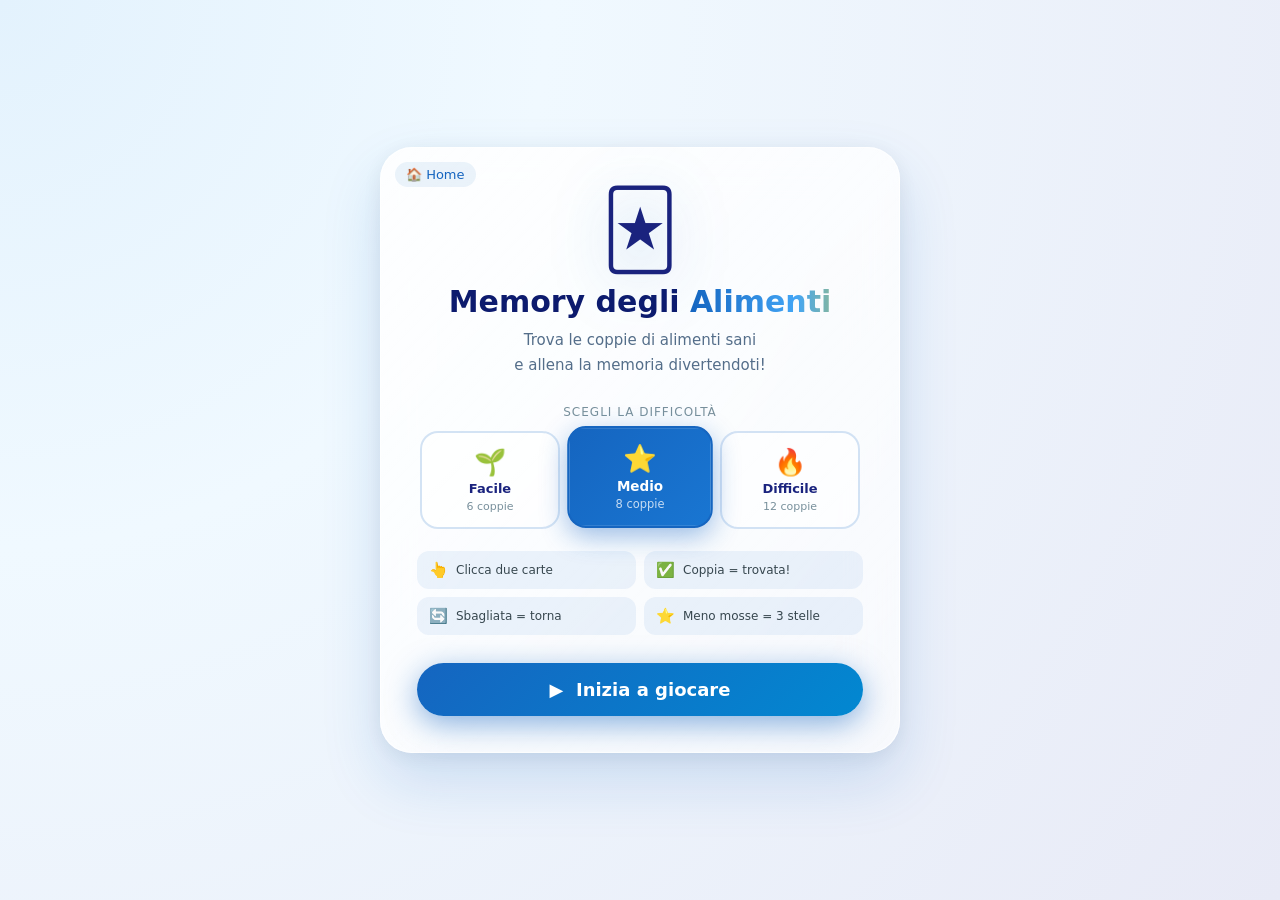
<file: giochi/memory/index.html>
<!DOCTYPE html>
<html lang="it">
<head>
  <meta charset="UTF-8" />
  <meta name="viewport" content="width=device-width, initial-scale=1.0" />
  <meta http-equiv="Content-Security-Policy" content="default-src 'none'; script-src 'self'; style-src 'self' 'unsafe-inline'; img-src 'self' data:; media-src 'self'; font-src 'self'; base-uri 'self'; form-action 'none';" />
  <meta name="referrer" content="strict-origin-when-cross-origin" />
  <title>Memory degli Alimenti — La Salute a Tavola e in Palestra</title>
  <meta name="description" content="Trova le coppie di alimenti sani e allena la memoria divertendoti!" />
  <link rel="stylesheet" href="assets/css/style.css" />
</head>
<body>

  <!-- ═══ PARTICELLE ═══ -->
  <div id="particles" aria-hidden="true"></div>

  <!-- ═══ CONFETTI ═══ -->
  <div id="confetti-container" aria-hidden="true"></div>

  <!-- ═══════════════════════════════════════════════
       SCHERMATA INIZIALE
  ════════════════════════════════════════════════ -->
  <section id="start-screen" class="screen active" role="main">
    <div class="start-card">

      <a href="../../index.html" class="home-link-top" aria-label="Torna alla home">🏠 Home</a>

      <div class="start-icon" aria-hidden="true">🃏</div>
      <h1 class="start-title">Memory degli <span class="title-highlight">Alimenti</span></h1>
      <p class="start-subtitle">Trova le coppie di alimenti sani<br>e allena la memoria divertendoti!</p>

      <!-- Difficoltà -->
      <div class="diff-section">
        <p class="diff-label">Scegli la difficoltà</p>
        <div class="diff-row">
          <button class="diff-btn" data-diff="easy">
            <span class="diff-emoji">🌱</span>
            <strong>Facile</strong>
            <small>6 coppie</small>
          </button>
          <button class="diff-btn selected" data-diff="medium">
            <span class="diff-emoji">⭐</span>
            <strong>Medio</strong>
            <small>8 coppie</small>
          </button>
          <button class="diff-btn" data-diff="hard">
            <span class="diff-emoji">🔥</span>
            <strong>Difficile</strong>
            <small>12 coppie</small>
          </button>
        </div>
      </div>

      <!-- Regole -->
      <div class="rules-row">
        <div class="rule"><span>👆</span>Clicca due carte</div>
        <div class="rule"><span>✅</span>Coppia = trovata!</div>
        <div class="rule"><span>🔄</span>Sbagliata = torna</div>
        <div class="rule"><span>⭐</span>Meno mosse = 3 stelle</div>
      </div>

      <button id="btn-start" class="btn-start">▶ &nbsp;Inizia a giocare</button>
    </div>
  </section>

  <!-- ═══════════════════════════════════════════════
       SCHERMATA DI GIOCO
  ════════════════════════════════════════════════ -->
  <section id="game-screen" class="screen" role="main" aria-label="Griglia di gioco">

    <header class="game-header">
      <button id="btn-home" class="ctrl-btn" aria-label="Torna alla home">🏠</button>

      <div class="header-stats">
        <div class="hstat" id="hstat-timer">
          <span class="hstat-icon">⏱️</span>
          <span id="timer-val" class="hstat-val">00:00</span>
        </div>
        <div class="hstat">
          <span class="hstat-icon">👆</span>
          <span id="moves-val" class="hstat-val">0</span>
          <span class="hstat-lbl">mosse</span>
        </div>
        <div class="hstat">
          <span class="hstat-icon">✅</span>
          <span id="pairs-val" class="hstat-val">0</span>
          <span id="pairs-tot" class="hstat-lbl">/8</span>
        </div>
      </div>

      <div class="header-actions">
        <button id="btn-restart" class="ctrl-btn" aria-label="Ricomincia">🔄</button>
        <button id="btn-music"   class="ctrl-btn" aria-label="Attiva/disattiva musica">🔇</button>
      </div>
    </header>

    <div id="game-grid" class="game-grid" role="grid" aria-label="Carte del memory"></div>

  </section>

  <!-- ═══════════════════════════════════════════════
       SCHERMATA VITTORIA
  ════════════════════════════════════════════════ -->
  <section id="win-screen" class="screen" role="main" aria-live="assertive">
    <div class="result-card">
      <div class="res-trophy" aria-hidden="true">🏆</div>
      <h2 class="res-title">Hai vinto!</h2>
      <p class="res-sub">Tutte le coppie trovate!</p>

      <div id="stars-row" class="stars-row" aria-label="Valutazione stelle">
        <span class="star-item" data-n="1">⭐</span>
        <span class="star-item" data-n="2">⭐</span>
        <span class="star-item" data-n="3">⭐</span>
      </div>

      <div class="res-stats">
        <div class="rstat">
          <span class="rstat-icon">⏱️</span>
          <strong id="res-time">00:00</strong>
          <small>Tempo</small>
        </div>
        <div class="rstat">
          <span class="rstat-icon">👆</span>
          <strong id="res-moves">0</strong>
          <small>Mosse</small>
        </div>
        <div class="rstat">
          <span class="rstat-icon">🏅</span>
          <strong id="res-score">0</strong>
          <small>Punteggio</small>
        </div>
      </div>

      <div class="res-btns">
        <button id="btn-again"    class="btn-action primary">🔄 Ancora!</button>
        <button id="btn-home-win" class="btn-action secondary">🏠 Home</button>
      </div>
    </div>
  </section>

  <!-- ═══════════════════════════════════════════════
       MODALE SCEGLI DIFFICOLTÀ (per "Gioca ancora")
  ════════════════════════════════════════════════ -->
  <div id="modal-diff" class="modal-overlay" hidden role="dialog" aria-modal="true" aria-label="Scegli difficoltà">
    <div class="modal-box modal-diff-box">
      <h3 class="modal-diff-title">🎮 Scegli difficoltà</h3>
      <div class="diff-row modal-diff-row">
        <button class="diff-btn" data-diff2="easy">
          <span class="diff-emoji">🌱</span>
          <strong>Facile</strong>
          <small>6 coppie</small>
        </button>
        <button class="diff-btn" data-diff2="medium">
          <span class="diff-emoji">⭐</span>
          <strong>Medio</strong>
          <small>8 coppie</small>
        </button>
        <button class="diff-btn" data-diff2="hard">
          <span class="diff-emoji">🔥</span>
          <strong>Difficile</strong>
          <small>12 coppie</small>
        </button>
      </div>
      <div class="modal-btns" style="margin-top:16px">
        <button id="modal-diff-ok"     class="btn-action primary">▶ Inizia!</button>
        <button id="modal-diff-cancel" class="btn-action secondary">Annulla</button>
      </div>
    </div>
  </div>

  <!-- ═══════════════════════════════════════════════
       MODALE CONFERMA HOME
  ════════════════════════════════════════════════ -->
  <div id="modal-home" class="modal-overlay" hidden role="dialog" aria-modal="true" aria-label="Conferma uscita">
    <div class="modal-box">
      <p><strong>Vuoi tornare alla home?</strong><br><small>Il progresso andrà perso.</small></p>
      <div class="modal-btns">
        <button id="modal-yes" class="btn-action primary">🏠 Sì, esci</button>
        <button id="modal-no"  class="btn-action secondary">Rimani</button>
      </div>
    </div>
  </div>

  <!-- ═══ AUDIO (riutilizza file del quiz) ═══ -->
  <audio id="snd-flip"  src="../quiz/assets/audio/tick.mp3"       preload="auto"></audio>
  <audio id="snd-match" src="../quiz/assets/audio/correct.mp3"    preload="auto"></audio>
  <audio id="snd-wrong" src="../quiz/assets/audio/error.mp3"      preload="auto"></audio>
  <audio id="snd-win"   src="../quiz/assets/audio/victory.mp3"    preload="auto"></audio>
  <audio id="snd-bg"    src="../quiz/assets/audio/background.mp3" loop preload="auto"></audio>

  <script src="assets/js/game.js"></script>
</body>
</html>
</file>
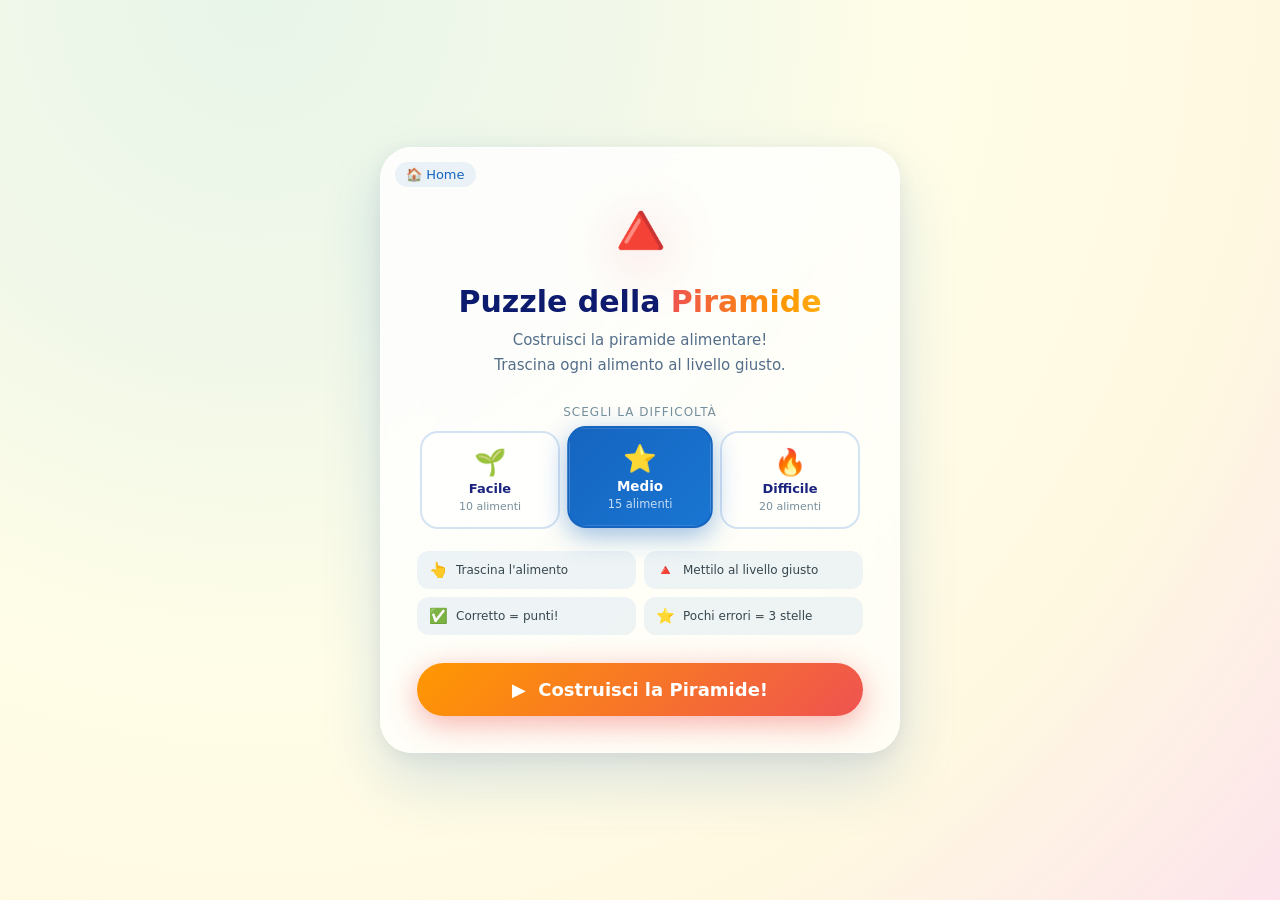
<file: giochi/piramide/index.html>
<!DOCTYPE html>
<html lang="it">
<head>
  <meta charset="UTF-8" />
  <meta name="viewport" content="width=device-width, initial-scale=1.0" />
  <meta http-equiv="Content-Security-Policy" content="default-src 'none'; script-src 'self'; style-src 'self' 'unsafe-inline'; img-src 'self' data:; media-src 'self'; font-src 'self'; base-uri 'self'; form-action 'none';" />
  <meta name="referrer" content="strict-origin-when-cross-origin" />
  <title>Puzzle della Piramide — La Salute a Tavola e in Palestra</title>
  <meta name="description" content="Costruisci la piramide alimentare trascinando gli alimenti al livello giusto! Gioco educativo per bambini." />
  <link rel="stylesheet" href="assets/css/style.css" />
</head>
<body>

  <!-- ═══ PARTICELLE ═══ -->
  <div id="particles" aria-hidden="true"></div>

  <!-- ═══ CONFETTI ═══ -->
  <div id="confetti-container" aria-hidden="true"></div>

  <!-- ═══════════════════════════════════════════════
       SCHERMATA INIZIALE
  ════════════════════════════════════════════════ -->
  <section id="start-screen" class="screen active" role="main">
    <div class="start-card">

      <a href="../../index.html" class="home-link-top" aria-label="Torna alla home">🏠 Home</a>

      <div class="start-icon" aria-hidden="true">🔺</div>
      <h1 class="start-title">Puzzle della <span class="title-highlight">Piramide</span></h1>
      <p class="start-subtitle">Costruisci la piramide alimentare!<br>Trascina ogni alimento al livello giusto.</p>

      <!-- Difficoltà -->
      <div class="diff-section">
        <p class="diff-label">Scegli la difficoltà</p>
        <div class="diff-row">
          <button class="diff-btn" data-diff="easy">
            <span class="diff-emoji">🌱</span>
            <strong>Facile</strong>
            <small>10 alimenti</small>
          </button>
          <button class="diff-btn selected" data-diff="medium">
            <span class="diff-emoji">⭐</span>
            <strong>Medio</strong>
            <small>15 alimenti</small>
          </button>
          <button class="diff-btn" data-diff="hard">
            <span class="diff-emoji">🔥</span>
            <strong>Difficile</strong>
            <small>20 alimenti</small>
          </button>
        </div>
      </div>

      <!-- Regole -->
      <div class="rules-row">
        <div class="rule"><span>👆</span>Trascina l'alimento</div>
        <div class="rule"><span>🔺</span>Mettilo al livello giusto</div>
        <div class="rule"><span>✅</span>Corretto = punti!</div>
        <div class="rule"><span>⭐</span>Pochi errori = 3 stelle</div>
      </div>

      <button id="btn-start" class="btn-start">▶ &nbsp;Costruisci la Piramide!</button>
    </div>
  </section>

  <!-- ═══════════════════════════════════════════════
       SCHERMATA DI GIOCO
  ════════════════════════════════════════════════ -->
  <section id="game-screen" class="screen" role="main" aria-label="Gioco piramide alimentare">

    <header class="game-header">
      <button id="btn-home" class="ctrl-btn" aria-label="Torna alla home">🏠</button>

      <div class="header-stats">
        <div class="hstat" id="hstat-timer">
          <span class="hstat-icon">⏱️</span>
          <span id="timer-val" class="hstat-val">00:00</span>
        </div>
        <div class="hstat">
          <span class="hstat-icon">✅</span>
          <span id="correct-val" class="hstat-val">0</span>
          <span id="correct-tot" class="hstat-lbl">/15</span>
        </div>
        <div class="hstat">
          <span class="hstat-icon">❌</span>
          <span id="errors-val" class="hstat-val">0</span>
        </div>
      </div>

      <div class="header-actions">
        <button id="btn-restart" class="ctrl-btn" aria-label="Ricomincia">🔄</button>
        <button id="btn-music"   class="ctrl-btn" aria-label="Attiva/disattiva musica">🔇</button>
      </div>
    </header>

    <!-- Area gioco: piramide + coda alimenti -->
    <div class="game-area">

      <!-- Piramide -->
      <div id="pyramid" class="pyramid" role="img" aria-label="Piramide alimentare">
        <div class="pyr-level" data-level="5" aria-label="Vertice: grassi e dolci">
          <div class="pyr-shape pyr-top"></div>
          <div class="pyr-label">Grassi e dolci</div>
          <div class="pyr-hint">Con moderazione</div>
          <div class="pyr-slots" id="slots-5"></div>
        </div>
        <div class="pyr-level" data-level="4" aria-label="Livello 4: carne, pesce, uova, legumi">
          <div class="pyr-shape"></div>
          <div class="pyr-label">Carne, pesce, uova, legumi</div>
          <div class="pyr-hint">Qualche volta a settimana</div>
          <div class="pyr-slots" id="slots-4"></div>
        </div>
        <div class="pyr-level" data-level="3" aria-label="Livello 3: latte e derivati">
          <div class="pyr-shape"></div>
          <div class="pyr-label">Latte e derivati</div>
          <div class="pyr-hint">2–3 porzioni al giorno</div>
          <div class="pyr-slots" id="slots-3"></div>
        </div>
        <div class="pyr-level" data-level="2" aria-label="Livello 2: frutta e verdura">
          <div class="pyr-shape"></div>
          <div class="pyr-label">Frutta e verdura</div>
          <div class="pyr-hint">5 porzioni al giorno</div>
          <div class="pyr-slots" id="slots-2"></div>
        </div>
        <div class="pyr-level" data-level="1" aria-label="Base: cereali, pane, pasta, riso">
          <div class="pyr-shape pyr-base"></div>
          <div class="pyr-label">Cereali, pane, pasta, riso</div>
          <div class="pyr-hint">Ogni pasto principale</div>
          <div class="pyr-slots" id="slots-1"></div>
        </div>
      </div>

      <!-- Coda alimenti da trascinare -->
      <div class="food-queue-wrapper">
        <p class="queue-title">Trascina al livello giusto!</p>
        <div id="food-queue" class="food-queue" role="list" aria-label="Alimenti da posizionare"></div>
      </div>

    </div>

    <!-- Toast feedback -->
    <div id="toast" class="toast" aria-live="polite"></div>

  </section>

  <!-- ═══════════════════════════════════════════════
       SCHERMATA VITTORIA
  ════════════════════════════════════════════════ -->
  <section id="win-screen" class="screen" role="main" aria-live="assertive">
    <div class="result-card">
      <div class="res-trophy" aria-hidden="true">🏆</div>
      <h2 class="res-title">Piramide completata!</h2>
      <p class="res-sub">Sei un esperto di alimentazione!</p>

      <div id="stars-row" class="stars-row" aria-label="Valutazione stelle">
        <span class="star-item" data-n="1">⭐</span>
        <span class="star-item" data-n="2">⭐</span>
        <span class="star-item" data-n="3">⭐</span>
      </div>

      <div class="res-stats">
        <div class="rstat">
          <span class="rstat-icon">⏱️</span>
          <strong id="res-time">00:00</strong>
          <small>Tempo</small>
        </div>
        <div class="rstat">
          <span class="rstat-icon">✅</span>
          <strong id="res-correct">0</strong>
          <small>Corretti</small>
        </div>
        <div class="rstat">
          <span class="rstat-icon">🏅</span>
          <strong id="res-score">0</strong>
          <small>Punteggio</small>
        </div>
      </div>

      <div class="res-btns">
        <button id="btn-again"    class="btn-action primary">🔄 Ancora!</button>
        <button id="btn-home-win" class="btn-action secondary">🏠 Home</button>
      </div>
    </div>
  </section>

  <!-- ═══════════════════════════════════════════════
       MODALE SCEGLI DIFFICOLTÀ
  ════════════════════════════════════════════════ -->
  <div id="modal-diff" class="modal-overlay" hidden role="dialog" aria-modal="true" aria-label="Scegli difficoltà">
    <div class="modal-box modal-diff-box">
      <h3 class="modal-diff-title">🎮 Scegli difficoltà</h3>
      <div class="diff-row modal-diff-row">
        <button class="diff-btn" data-diff2="easy">
          <span class="diff-emoji">🌱</span>
          <strong>Facile</strong>
          <small>10 alimenti</small>
        </button>
        <button class="diff-btn" data-diff2="medium">
          <span class="diff-emoji">⭐</span>
          <strong>Medio</strong>
          <small>15 alimenti</small>
        </button>
        <button class="diff-btn" data-diff2="hard">
          <span class="diff-emoji">🔥</span>
          <strong>Difficile</strong>
          <small>20 alimenti</small>
        </button>
      </div>
      <div class="modal-btns" style="margin-top:16px">
        <button id="modal-diff-ok"     class="btn-action primary">▶ Inizia!</button>
        <button id="modal-diff-cancel" class="btn-action secondary">Annulla</button>
      </div>
    </div>
  </div>

  <!-- ═══════════════════════════════════════════════
       MODALE CONFERMA HOME
  ════════════════════════════════════════════════ -->
  <div id="modal-home" class="modal-overlay" hidden role="dialog" aria-modal="true" aria-label="Conferma uscita">
    <div class="modal-box">
      <p><strong>Vuoi tornare alla home?</strong><br><small>Il progresso andrà perso.</small></p>
      <div class="modal-btns">
        <button id="modal-yes" class="btn-action primary">🏠 Sì, esci</button>
        <button id="modal-no"  class="btn-action secondary">Rimani</button>
      </div>
    </div>
  </div>

  <!-- ═══ AUDIO (riutilizza file del quiz) ═══ -->
  <audio id="snd-correct" src="../quiz/assets/audio/correct.mp3"   preload="auto"></audio>
  <audio id="snd-wrong"  src="../quiz/assets/audio/error.mp3"      preload="auto"></audio>
  <audio id="snd-level"  src="../quiz/assets/audio/correct.mp3"    preload="auto"></audio>
  <audio id="snd-win"    src="../quiz/assets/audio/victory.mp3"    preload="auto"></audio>
  <audio id="snd-bg"     src="../quiz/assets/audio/background.mp3" loop preload="auto"></audio>

  <script src="assets/js/game.js"></script>
</body>
</html>
</file>
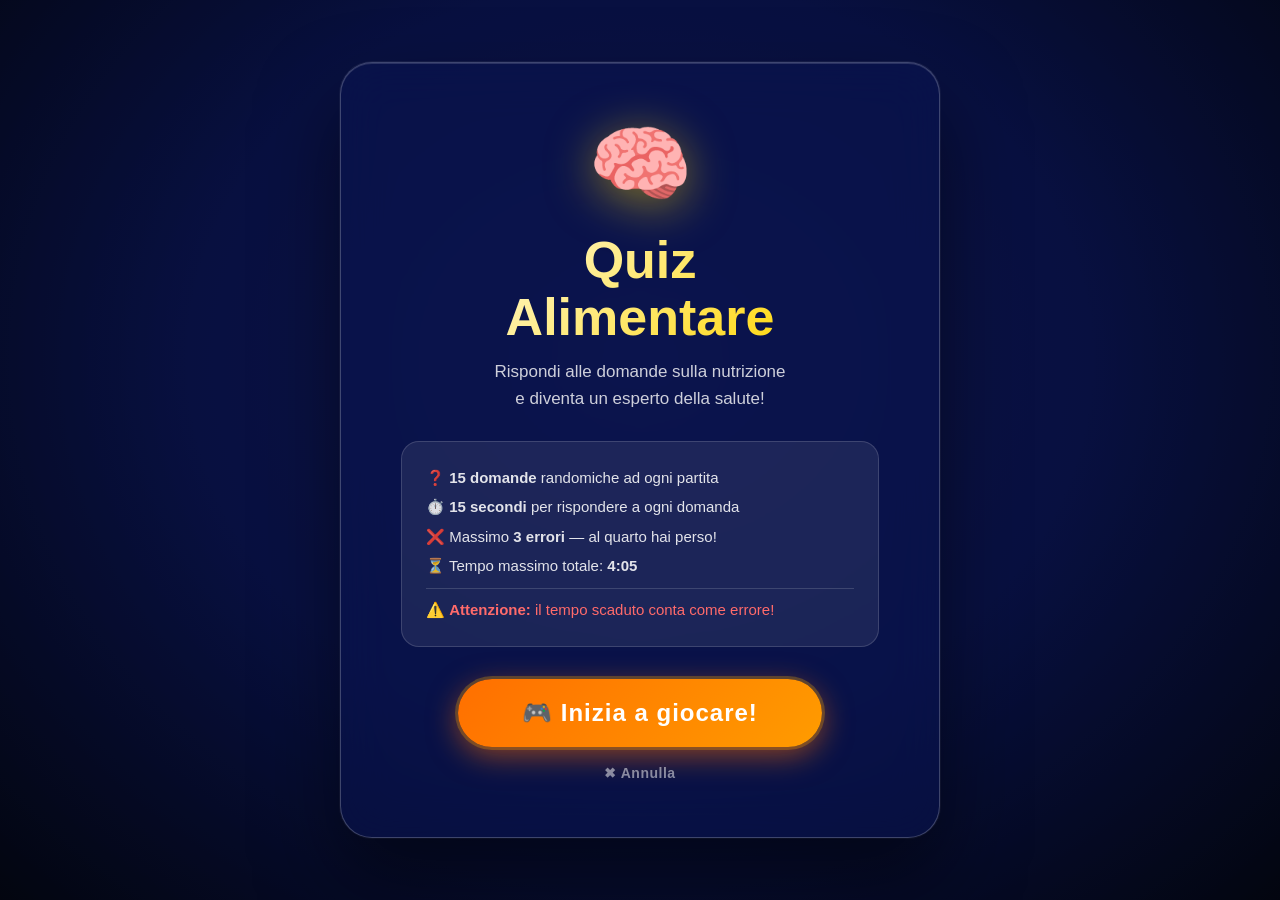
<file: giochi/quiz/index.html>
<!DOCTYPE html>
<html lang="it">
  <head>
    <meta charset="UTF-8" />
    <meta name="viewport" content="width=device-width, initial-scale=1.0" />
    <meta http-equiv="Content-Security-Policy" content="default-src 'none'; script-src 'self'; style-src 'self' 'unsafe-inline'; img-src 'self' data:; connect-src 'self'; media-src 'self'; font-src 'self'; base-uri 'self'; form-action 'none';" />
    <meta name="referrer" content="strict-origin-when-cross-origin" />
    <meta name="description" content="Quiz educativo sulla nutrizione e alimentazione sana per bambini delle scuole primarie." />
    <meta name="theme-color" content="#1a237e" />

    <!-- Open Graph -->
    <meta property="og:title"       content="Quiz Alimentare" />
    <meta property="og:description" content="Rispondi alle domande sulla nutrizione e diventa un esperto della salute!" />
    <meta property="og:image"       content="https://fra702sco.github.io/la-salute-in-tavola-e-in-palestra/assets/ico-preview/preview.jpg" />
    <meta property="og:url"         content="https://fra702sco.github.io/la-salute-in-tavola-e-in-palestra/giochi/quiz/index.html" />
    <meta property="og:type"        content="website" />
    <meta property="og:locale"      content="it_IT" />

    <title>Quiz Alimentare</title>
    <link rel="icon"       href="../../assets/ico-preview/favicon.ico" type="image/x-icon" />
    <link rel="stylesheet" href="assets/css/style.css" />
  </head>

  <body>

    <!-- ===== AUDIO ===== -->
    <div aria-hidden="true">
      <audio id="audio-correct"  src="assets/audio/correct.mp3"    preload="auto"></audio>
      <audio id="audio-wrong"    src="assets/audio/error.mp3"      preload="auto"></audio>
      <audio id="audio-victory"  src="assets/audio/victory.mp3"    preload="auto"></audio>
      <audio id="audio-gameover" src="assets/audio/loss.mp3"       preload="auto"></audio>
      <audio id="audio-tick"     src="assets/audio/tick.mp3"       preload="auto"></audio>
      <audio id="audio-bg"       src="assets/audio/background.mp3" preload="auto" loop></audio>
    </div>


    <!-- ===== BACKGROUND SCENICO (cambia per ogni categoria) ===== -->
    <!--
      Il JS assegna a #bg-scene una classe categoria:
        .bg-frutta | .bg-verdura | .bg-cereali | .bg-latticini |
        .bg-proteine | .bg-dolci | .bg-sport | .bg-acqua | .bg-vitamine
      Ogni classe definisce un gradiente + emoji animati diversi.
      #bg-particles viene popolato dinamicamente dal JS con <span> emoji.
      #bg-overlay è un layer semitrasparente per leggibilità del testo.
    -->
    <div id="bg-scene" aria-hidden="true">
      <div id="bg-particles"></div>
      <div id="bg-overlay"></div>
    </div>


    <!-- ===== SCHERMATA INIZIALE ===== -->
    <div id="start-screen" role="dialog" aria-modal="true" aria-labelledby="start-title">
      <div class="start-card">

        <span class="start-emoji" aria-hidden="true">🧠</span>
        <div class="start-title" id="start-title">Quiz<br>Alimentare</div>
        <p class="start-subtitle">
          Rispondi alle domande sulla nutrizione<br>
          e diventa un esperto della salute!
        </p>

        <div class="start-rules" role="list" aria-label="Regole del gioco">
          <p role="listitem">❓ <strong>15 domande</strong> randomiche ad ogni partita</p>
          <p role="listitem">⏱️ <strong>15 secondi</strong> per rispondere a ogni domanda</p>
          <p role="listitem">❌ Massimo <strong>3 errori</strong> — al quarto hai perso!</p>
          <p role="listitem">⏳ Tempo massimo totale: <strong>4:05</strong></p>
          <p role="listitem" class="start-rules-warning">
            ⚠️ <strong>Attenzione:</strong> il tempo scaduto conta come errore!
          </p>
        </div>

        <p id="load-error" role="alert" aria-live="assertive" hidden
           style="color:#ff5252;font-weight:bold;font-size:15px;margin:8px 0 0;text-align:center;">
          ❌ Impossibile caricare le domande. Ricarica la pagina.
        </p>

        <div class="start-actions">
          <button class="btn-start" id="btn-start">🎮 Inizia il Quiz!</button>
          <a href="../../index.html" class="btn-annulla">✖ Annulla</a>
        </div>

      </div>
    </div>


    <!-- ===== SCHERMATA DI GIOCO ===== -->
    <main id="game-screen" aria-label="Quiz Alimentare" hidden>

      <!-- Header -->
      <header class="game-header" role="banner">

        <div class="header-left">
          <button id="btn-home" class="btn-ctrl btn-home" aria-label="Torna alla home">
            🏠 <span class="btn-label">Home</span>
          </button>
        </div>

        <div class="header-center">

          <!-- Contatore domanda -->
          <div class="question-counter" aria-label="Domanda corrente">
            Domanda&nbsp;
            <span id="question-num"  class="counter-num">1</span>
            <span class="counter-sep">/</span>
            <span class="counter-tot">15</span>
          </div>

          <!-- Timer totale -->
          <div class="total-timer" aria-label="Tempo totale rimanente">
            <span aria-hidden="true">⏳</span>
            <span id="total-timer-display">4:05</span>
          </div>

          <!-- Indicatore errori -->
          <div class="error-dots"
               role="status"
               aria-live="polite"
               aria-label="Errori commessi">
            <div class="error-dot" id="err-1" aria-hidden="true"></div>
            <div class="error-dot" id="err-2" aria-hidden="true"></div>
            <div class="error-dot" id="err-3" aria-hidden="true"></div>
          </div>

        </div>

        <div class="header-right">
          <button id="btn-bg-toggle" class="btn-ctrl" aria-label="Musica">🎵</button>
          <button id="btn-restart"   class="btn-ctrl btn-restart" aria-label="Ricomincia">🔄</button>
          <button id="btn-about"     class="btn-ctrl btn-about-game" aria-label="Informazioni sul gioco">ℹ️</button>
        </div>

      </header>


      <!-- Area domanda -->
      <section class="question-area" aria-label="Domanda">

        <!-- Timer circolare SVG -->
        <div class="timer-ring-wrapper" aria-hidden="true">
          <svg class="timer-ring" viewBox="0 0 120 120" aria-hidden="true">
            <circle class="timer-ring-track" cx="60" cy="60" r="52" />
            <circle class="timer-ring-fill"  cx="60" cy="60" r="52"
                    id="timer-ring-fill"
                    stroke-dasharray="326.7"
                    stroke-dashoffset="0" />
          </svg>
          <div class="timer-number"
               id="timer-display"
               role="timer"
               aria-live="assertive"
               aria-label="Secondi rimanenti">15</div>
        </div>

        <!-- Card domanda -->
        <div class="question-card">
          <div class="question-category-badge"
               id="question-category"
               aria-hidden="true"></div>
          <p class="question-text"
             id="question-text"
             role="heading"
             aria-level="2"></p>
        </div>

      </section>


      <!-- Griglia risposte -->
      <section class="answers-section" aria-label="Risposte">
        <div class="answers-grid"
             id="answers-grid"
             role="group"
             aria-label="Scegli la risposta corretta">
          <button class="answer-btn" id="ans-0" aria-label="Risposta A"></button>
          <button class="answer-btn" id="ans-1" aria-label="Risposta B"></button>
          <button class="answer-btn" id="ans-2" aria-label="Risposta C"></button>
          <button class="answer-btn" id="ans-3" aria-label="Risposta D"></button>
        </div>
      </section>


      <!-- Feedback status -->
      <div class="answer-feedback"
           id="answer-feedback"
           role="status"
           aria-live="polite"
           aria-atomic="true"></div>

    </main>


    <!-- ===== SCHERMATA SUCCESSO ===== -->
    <div id="success-screen" role="dialog" aria-modal="true" aria-labelledby="success-title">
      <div class="recap-errori" id="recap-errori-success" aria-label="Riepilogo errori"></div>
      <div class="result-card success-card">

        <span class="result-big-emoji" aria-hidden="true">🏆</span>
        <div class="result-title" id="success-title">CAMPIONE!</div>
        <div class="result-subtitle">Hai completato il Quiz Alimentare! 🎉</div>

        <div class="result-stats">
          <div class="stat-box">
            <span class="stat-icon" aria-hidden="true">✅</span>
            <span class="stat-value" id="success-correct"></span>
            <span class="stat-label">Corrette</span>
          </div>
          <div class="stat-box">
            <span class="stat-icon" aria-hidden="true">❌</span>
            <span class="stat-value" id="success-wrong"></span>
            <span class="stat-label">Errori</span>
          </div>
          <div class="stat-box">
            <span class="stat-icon" aria-hidden="true">⏱️</span>
            <span class="stat-value" id="success-time"></span>
            <span class="stat-label">Tempo</span>
          </div>
        </div>

        <div class="result-stars" id="success-stars" aria-label="Valutazione"></div>

        <div class="result-message">
          Sei un vero esperto della salute!<br>
          Continua così! 💪🥗
        </div>

        <div class="result-actions">
          <button class="btn-play-again" id="btn-play-again">🔄 Gioca ancora!</button>
          <a href="../../index.html" class="btn-home-result">🏠 Home</a>
        </div>

      </div>
    </div>


    <!-- ===== SCHERMATA GAME OVER ===== -->
    <div id="gameover-screen" role="dialog" aria-modal="true" aria-labelledby="gameover-title">
      <div class="recap-errori" id="recap-errori-gameover" aria-label="Riepilogo errori"></div>
      <div class="result-card gameover-card">

        <span class="result-big-emoji" aria-hidden="true">😵</span>
        <div class="result-title" id="gameover-title">HAI PERSO!</div>
        <div class="result-subtitle" id="gameover-reason"></div>

        <div class="result-stats">
          <div class="stat-box">
            <span class="stat-icon" aria-hidden="true">✅</span>
            <span class="stat-value" id="gameover-correct"></span>
            <span class="stat-label">Corrette</span>
          </div>
          <div class="stat-box">
            <span class="stat-icon" aria-hidden="true">❌</span>
            <span class="stat-value" id="gameover-wrong"></span>
            <span class="stat-label">Errori</span>
          </div>
          <div class="stat-box">
            <span class="stat-icon" aria-hidden="true">📍</span>
            <span class="stat-value" id="gameover-reached"></span>
            <span class="stat-label">Domanda</span>
          </div>
        </div>

        <div class="result-message">
          Studia bene le regole della nutrizione<br>
          e ritenta! 📚
        </div>

        <div class="result-actions">
          <button class="btn-retry" id="btn-retry">🔄 Riprova!</button>
          <a href="../../index.html" class="btn-home-result">🏠 Home</a>
        </div>

      </div>
    </div>


    <!-- ===== MODALE CONFERMA HOME ===== -->
    <div id="confirm-home-screen"
         role="dialog"
         aria-modal="true"
         aria-labelledby="confirm-home-title"
         aria-hidden="true">
      <div class="confirm-home-card">
        <span class="confirm-home-emoji" aria-hidden="true">🏠</span>
        <div class="confirm-home-title" id="confirm-home-title">Tornare alla Home?</div>
        <div class="confirm-home-message">
          La partita in corso andrà <strong>persa</strong>.<br>
          Sei sicuro di voler uscire?
        </div>
        <div class="confirm-home-btns">
          <button id="btn-confirm-home-yes">✅ Sì, esci</button>
          <button id="btn-confirm-home-no">❌ No, resta</button>
        </div>
      </div>
    </div>


    <!-- ===== PANNELLO ABOUT ===== -->
    <div id="about-panel"
         role="dialog"
         aria-modal="true"
         aria-labelledby="about-title"
         aria-hidden="true">
      <div class="about-inner">
        <div class="about-emoji" aria-hidden="true">🧠</div>
        <h2 id="about-title">Quiz Alimentare</h2>
        <p class="about-subtitle">Gioco educativo interattivo per bambini</p>
        <div class="about-box">
          <p>🧑‍💻 <strong>Ideazione & Design:</strong><br>Francesco Taccone</p>
          <p>🤖 <strong>Sviluppo codice:</strong><br>
             Realizzato con il supporto di <strong>Perplexity AI</strong></p>
          <p>🏫 <strong>Contesto:</strong><br>
             Servizio Civile 2025/2026<br>
             "La Salute a Tavola e in Palestra"<br>
             Nicotera (VV), Calabria 🇮🇹</p>
        </div>
        <div class="about-goal">
          🎯 <strong>Obiettivo:</strong> Insegnare ai bambini la corretta
          alimentazione attraverso il gioco!
        </div>
        <p class="about-license">📄 Licenza CC BY-NC 4.0 · © 2026 Francesco Taccone</p>
        <button id="btn-about-close">✖ Chiudi</button>
      </div>
    </div>


    <!-- ===== TOAST NOTIFICA ===== -->
    <div id="toast-banner"
         role="status"
         aria-live="polite"
         aria-atomic="true"
         aria-hidden="true">
      <span id="toast-icon"  aria-hidden="true"></span>
      <span id="toast-text"></span>
    </div>


    <!-- ===== CONFETTI CONTAINER ===== -->
    <div id="confetti-container" aria-hidden="true"></div>


    <script src="assets/js/quiz.js"></script>
  </body>
</html>
</file>
<file: assets/css/style.css>
/* ============================================================
   LA SALUTE A TAVOLA E IN PALESTRA — style.css
   Struttura: Reset → Variabili → Global → Navbar → Hero →
              Stats → Giochi → Educazione → Insegnanti →
              Sport → Social → Contatti → Footer →
              Reveal → Media queries
   ============================================================ */

/* ===== RESET ===== */
*, *::before, *::after {
  box-sizing: border-box;
  margin: 0;
  padding: 0;
}

/* ===== VARIABILI GLOBALI ===== */
:root {
  --bg-main:           radial-gradient(circle at 0% 0%, #e3f2fd 0, #f0f9ff 35%, #e8eaf6 100%);
  --accent-blue:       #1565c0;
  --accent-blue-soft:  #90caf9;
  --accent-yellow:     #ffd600;
  --accent-orange:     #ff9800;
  --accent-purple:     #7e57c2;
  --accent-green:      #2e7d32;
  --glass-bg:          rgba(255, 255, 255, 0.18);
  --glass-border:      rgba(255, 255, 255, 0.6);
  --glow-strong:       0 0 40px rgba(21, 101, 192, 0.55);
  --transition-fast:   0.2s ease;
  --transition-med:    0.35s cubic-bezier(0.4, 0, 0.2, 1);
}

/* ===== GLOBAL ===== */
body {
  font-family: 'Arial Rounded MT Bold', system-ui, -apple-system,
               BlinkMacSystemFont, 'Segoe UI', sans-serif;
  background: var(--bg-main);
  color: #1a237e;
  overflow-x: hidden;
  min-height: 100vh;
  padding-top: 10px;
}

/* ===== NAVBAR ===== */
#navbar {
  position: sticky;
  top: 10px;
  z-index: 1000;
  margin: 0 16px;
  /* background e box-shadow aggiornati via JS scroll-linked */
  background: linear-gradient(90deg, rgba(25,100,210,0.97), rgba(66,165,245,0.97));
  backdrop-filter: blur(18px);
  -webkit-backdrop-filter: blur(18px);
  box-shadow: 0 8px 20px rgba(0, 0, 0, 0.25);
  border-bottom: 1px solid rgba(255, 255, 255, 0.16);
  border-radius: 20px;
  will-change: background, box-shadow;
}

.nav-inner {
  max-width: 1150px;
  margin: 0 auto;
  padding: 0 24px;
  height: 70px;
  display: flex;
  align-items: center;
  justify-content: space-between;
}

/* Logo */
.nav-logo {
  font-size: 18px;
  font-weight: 900;
  color: white;
  text-decoration: none;
  display: flex;
  align-items: center;
  gap: 10px;
  flex-shrink: 0;
  letter-spacing: 0.5px;
  text-transform: uppercase;
}

.nav-logo span:not(.nav-logo-emoji):not(.nav-logo-dot) {
  background: linear-gradient(120deg, var(--accent-yellow), var(--accent-orange));
  -webkit-background-clip: text;
  -webkit-text-fill-color: transparent;
  background-clip: text;
}

.nav-logo-emoji {
  position: relative;
  display: inline-flex;
  align-items: center;
  justify-content: center;
  font-size: 22px;
  line-height: 1;
  -webkit-text-fill-color: initial;
  background: none;
  animation: floatEmojiNav 2s ease-in-out infinite alternate;
}
@keyframes floatEmojiNav {
  0%   { transform: translateY(0px); }
  50%  { transform: translateY(-5px); }
  100% { transform: translateY(0px); }
}

.nav-logo-emoji::after {
  content: '';
  position: absolute;
  bottom: -6px;
  left: 50%;
  transform: translateX(-50%);
  border-radius: 50%;
  background: rgba(255, 235, 59, 0.6);
  box-shadow: 0 0 10px 4px rgba(255, 235, 59, 0.5);
  animation: shadowPulse 2s ease-in-out infinite;
}
@keyframes shadowPulse {
  0%, 100% { width: 14px; height: 5px; opacity: 0.7; }
  50%       { width: 8px;  height: 3px; opacity: 0.3; }
}

/* Links */
.nav-links {
  list-style: none;
  display: flex;
  align-items: center;
  gap: 6px;
}

.nav-links a {
  color: rgba(255, 255, 255, 0.86);
  text-decoration: none;
  font-size: 13.5px;
  font-weight: bold;
  padding: 8px 13px;
  border-radius: 999px;
  transition: all var(--transition-fast);
  white-space: nowrap;
  position: relative;
}

.nav-links a::after {
  content: '';
  position: absolute;
  left: 14px;
  right: 14px;
  bottom: 4px;
  height: 2px;
  border-radius: 999px;
  background: linear-gradient(90deg, var(--accent-yellow), var(--accent-orange));
  opacity: 0;
  transform: scaleX(0.4) translateY(3px);
  transform-origin: center;
  transition: all 0.18s ease-out;
}

.nav-links a:hover {
  background: rgba(255, 255, 255, 0.14);
  color: #fff;
}

.nav-links a:hover::after {
  opacity: 1;
  transform: scaleX(1) translateY(0);
}

.nav-links a.active {
  background: rgba(255, 255, 255, 0.22);
  color: #fff;
}

/* CTA link navbar */
.nav-links a.nav-cta {
  background: linear-gradient(135deg, var(--accent-yellow), var(--accent-orange));
  color: #1a237e;
  padding: 9px 20px;
  font-weight: 900;
  box-shadow: 0 0 0 1px rgba(255,255,255,0.4), 0 10px 30px rgba(255,152,0,0.6);
  overflow: hidden;
}

.nav-links a.nav-cta::before {
  content: '';
  position: absolute;
  top: -30%; bottom: -30%;
  left: -10%; right: -10%;
  background: radial-gradient(circle, rgba(255,255,255,0.55), transparent 65%);
  mix-blend-mode: soft-light;
  opacity: 0;
  transition: opacity 0.25s ease;
}

.nav-links a.nav-cta:hover::before {
  opacity: 1;
}

/* Hamburger */
.nav-burger {
  display: none;
  flex-direction: column;
  gap: 5px;
  background: none;
  border: none;
  cursor: pointer;
  padding: 6px;
  border-radius: 10px;
  transition: background var(--transition-fast), transform var(--transition-fast);
}

.nav-burger:hover {
  background: rgba(255, 255, 255, 0.14);
  transform: translateY(-1px);
}

.nav-burger span {
  display: block;
  width: 26px;
  height: 3px;
  background: white;
  border-radius: 3px;
  transition: all 0.3s ease;
}

.nav-burger.open span:nth-child(1) { transform: translateY(8px) rotate(45deg); }
.nav-burger.open span:nth-child(2) { opacity: 0; transform: scaleX(0); }
.nav-burger.open span:nth-child(3) { transform: translateY(-8px) rotate(-45deg); }


/* ===== HERO ===== */
#hero {
  background:
    radial-gradient(circle at 0% 0%, rgba(255,255,255,0.14), transparent 40%),
    radial-gradient(circle at 100% 0%, rgba(255,255,255,0.12), transparent 40%),
    linear-gradient(135deg, #0d47a1 0%, #1565c0 35%, #1976d2 65%, #0288d1 100%);
  padding: 115px 24px 60px;
  margin-top: -85px;
  text-align: center;
  position: relative;
  overflow: hidden;
  color: white;
  border-radius: 0 0 40px 40px;
}

#hero::before {
  content: '';
  position: absolute;
  width: 520px;
  height: 520px;
  border-radius: 50%;
  background: radial-gradient(circle at 30% 0%, rgba(255,255,255,0.15), transparent 60%);
  top: -230px;
  left: -160px;
  pointer-events: none;
}

#hero::after {
  display: none;
}

/* Bolle hero */
.hero-bubbles {
  position: absolute;
  inset: 0;
  pointer-events: none;
  overflow: hidden;
}

.bubble {
  position: absolute;
  border-radius: 50%;
  opacity: 0.16;
  background: radial-gradient(circle at 30% 30%, #fff, rgba(255,255,255,0));
  box-shadow: 0 0 25px rgba(255, 255, 255, 0.45);
  animation: bubbleFloat linear infinite;
}

.bubble:nth-child(1) { width: 90px;  height: 90px;  left: 5%;  animation-duration: 9s;  animation-delay: 0s; }
.bubble:nth-child(2) { width: 60px;  height: 60px;  left: 22%; animation-duration: 7s;  animation-delay: 1s; }
.bubble:nth-child(3) { width: 130px; height: 130px; left: 80%; animation-duration: 11s; animation-delay: 2s; }
.bubble:nth-child(4) { width: 46px;  height: 46px;  left: 60%; animation-duration: 8s;  animation-delay: 0.5s; }
.bubble:nth-child(5) { width: 98px;  height: 98px;  left: 40%; animation-duration: 10s; animation-delay: 3s; }

@keyframes bubbleFloat {
  0%   { transform: translateY(110vh) scale(0.6); opacity: 0; }
  15%  { opacity: 0.2; }
  85%  { opacity: 0.18; }
  100% { transform: translateY(-220px) scale(1); opacity: 0; }
}

/* Contenuto hero */
.hero-emoji {
  font-size: 92px;
  display: block;
  margin-bottom: 20px;
  filter: drop-shadow(0 10px 22px rgba(0,0,0,0.45));
  animation: floatEmoji 3s ease-in-out infinite alternate;
  position: relative;
  z-index: 1;
}

@keyframes floatEmoji {
  from { transform: translateY(0)    rotate(-4deg); }
  to   { transform: translateY(-16px) rotate(4deg); }
}

.hero-title {
  font-size: clamp(30px, 5.4vw, 64px);
  font-weight: 900;
  color: #ffffff;
  text-shadow: 0 4px 26px rgba(0, 0, 0, 0.45);
  line-height: 1.05;
  margin-bottom: 18px;
  position: relative;
  z-index: 1;
  letter-spacing: -0.03em;
}

.hero-title span {
  background: linear-gradient(95deg, var(--accent-yellow), var(--accent-orange));
  -webkit-background-clip: text;
  -webkit-text-fill-color: transparent;
  background-clip: text;
}

.hero-subtitle {
  font-size: clamp(15px, 2.4vw, 19px);
  color: rgba(255, 255, 255, 0.9);
  max-width: 620px;
  margin: 0 auto 34px;
  line-height: 1.8;
  position: relative;
  z-index: 1;
}

.hero-actions {
  display: flex;
  justify-content: center;
  gap: 14px;
  flex-wrap: wrap;
  position: relative;
  z-index: 1;
}

.badge {
  background: rgba(255, 255, 255, 0.16);
  border: 1px solid rgba(255, 255, 255, 0.6);
  color: white;
  padding: 9px 21px;
  border-radius: 999px;
  font-size: 14px;
  font-weight: bold;
  backdrop-filter: blur(10px);
  transition: all var(--transition-fast);
  display: inline-flex;
  align-items: center;
  gap: 8px;
}

.badge-dot {
  width: 7px;
  height: 7px;
  border-radius: 999px;
  background: #4caf50;
  box-shadow: 0 0 12px rgba(76, 175, 80, 0.8);
}

.badge:hover {
  background: rgba(255, 255, 255, 0.26);
  transform: translateY(-1px);
}


/* ===== HERO — credit istituzionale (Servizio Civile) ===== */
.hero-credit {
  margin-top: 36px;
  display: flex;
  flex-direction: column;
  align-items: center;
  gap: 10px;
  position: relative;
  z-index: 1;
}

.hero-credit-label {
  font-size: 11px;
  text-transform: uppercase;
  letter-spacing: 2px;
  color: rgba(255, 255, 255, 0.78);
  font-weight: 700;
}

.hero-credit-card {
  display: inline-flex;
  align-items: center;
  gap: 14px;
  background: rgba(255, 255, 255, 0.96);
  padding: 10px 22px 10px 12px;
  border-radius: 999px;
  box-shadow: 0 10px 26px rgba(0, 0, 0, 0.22), 0 2px 6px rgba(0, 0, 0, 0.08);
  transition: transform var(--transition-fast), box-shadow var(--transition-fast);
}

.hero-credit-card:hover {
  transform: translateY(-2px);
  box-shadow: 0 14px 32px rgba(0, 0, 0, 0.26), 0 3px 8px rgba(0, 0, 0, 0.10);
}

.hero-credit-logo {
  width: 56px;
  height: 56px;
  object-fit: contain;
  border-radius: 50%;
  background: white;
  flex-shrink: 0;
}

.hero-credit-name {
  font-size: 14px;
  font-weight: 800;
  color: #1a237e;
  line-height: 1.25;
  text-align: left;
  white-space: nowrap;
}

.hero-credit-name small {
  display: block;
  font-size: 11px;
  font-weight: 600;
  color: #455a64;
  letter-spacing: 0.3px;
  margin-top: 2px;
}

@media (max-width: 480px) {
  .hero-credit-card { padding: 8px 18px 8px 10px; gap: 10px; }
  .hero-credit-logo { width: 46px; height: 46px; }
  .hero-credit-name { font-size: 13px; white-space: normal; }
  .hero-credit-name small { font-size: 10px; }
  .hero-credit-label { font-size: 10px; letter-spacing: 1.5px; }
}


/* ===== STATS ===== */
#stats {
  background: rgba(255, 255, 255, 0.96);
  padding: 28px 24px;
  box-shadow: 0 18px 40px rgba(0, 0, 0, 0.12);
  position: relative;
  z-index: 2;
  backdrop-filter: blur(16px);
  border-radius: 32px;
  margin: 24px 16px 0;
}

.stats-inner {
  max-width: 900px;
  margin: 0 auto;
  display: flex;
  justify-content: space-around;
  flex-wrap: wrap;
  gap: 16px;
}

.visually-hidden {
  position: absolute;
  width: 1px;
  height: 1px;
  overflow: hidden;
  clip-path: inset(50%);
  white-space: nowrap;
}

.stat-item {
  text-align: center;
  padding: 10px 26px;
  border-radius: 18px;
  transition: transform 0.3s cubic-bezier(0.34, 1.56, 0.64, 1), box-shadow 0.3s, background 0.3s;
  background: rgba(248, 249, 253, 0.9);
  cursor: pointer;
  position: relative;
  overflow: hidden;
  user-select: none;
  -webkit-tap-highlight-color: transparent;
}

.stat-item:hover {
  transform: translateY(-6px) scale(1.06);
  box-shadow: 0 14px 30px rgba(33, 150, 243, 0.28);
  background: #ffffff;
}

.stat-item:active {
  transform: translateY(-2px) scale(0.97);
}

/* Ripple al click */
.stat-item::after {
  content: '';
  position: absolute;
  inset: 0;
  border-radius: inherit;
  background: radial-gradient(circle, rgba(33,150,243,0.25) 0%, transparent 70%);
  opacity: 0;
  transform: scale(0);
  transition: opacity 0.4s, transform 0.4s;
  pointer-events: none;
}

.stat-item.pop::after {
  opacity: 1;
  transform: scale(2.5);
}

/* Wiggle al click */
@keyframes statWiggle {
  0%   { transform: rotate(0deg); }
  20%  { transform: rotate(-8deg) scale(1.2); }
  40%  { transform: rotate(8deg) scale(1.2); }
  60%  { transform: rotate(-5deg) scale(1.1); }
  80%  { transform: rotate(3deg); }
  100% { transform: rotate(0deg); }
}

.stat-item.wiggle .stat-number {
  animation: statWiggle 0.5s ease-in-out;
}

/* Emoji bounce al hover */
@keyframes statEmojiBounce {
  0%, 100% { transform: scale(1) translateY(0); }
  30%      { transform: scale(1.25) translateY(-4px); }
  60%      { transform: scale(0.95) translateY(1px); }
}

.stat-item:hover .stat-label {
  animation: statEmojiBounce 0.6s ease;
}

.stat-number {
  font-size: 36px;
  font-weight: 900;
  line-height: 1;
  margin-bottom: 4px;
  transition: transform 0.3s;
}

.stat-label {
  font-size: 13px;
  color: #607d8b;
  font-weight: bold;
  transition: transform 0.3s;
}

/* Particella emoji al click */
.stat-particle {
  position: absolute;
  font-size: 18px;
  pointer-events: none;
  animation: statParticleFly 0.7s ease-out forwards;
  z-index: 10;
}

@keyframes statParticleFly {
  0%   { opacity: 1; transform: translate(0, 0) scale(1) rotate(0deg); }
  100% { opacity: 0; transform: translate(var(--dx), var(--dy)) scale(0.4) rotate(var(--rot)); }
}

/* Colori numero per posizione */
.stat-item:nth-child(1) .stat-number { color: #1565c0; }
.stat-item:nth-child(2) .stat-number { color: #2e7d32; }
.stat-item:nth-child(3) .stat-number { color: #e65100; }
.stat-item:nth-child(4) .stat-number { color: #6a1b9a; }


/* ===== SECTION HEADER (comune a più sezioni) ===== */
.section-header {
  text-align: center;
  margin-bottom: 52px;
}

.section-label {
  display: inline-block;
  background: linear-gradient(135deg, #e3f2fd, #bbdefb);
  color: #1565c0;
  font-size: 13px;
  font-weight: 900;
  padding: 6px 18px;
  border-radius: 999px;
  margin-bottom: 14px;
  letter-spacing: 1px;
  text-transform: uppercase;
  box-shadow: 0 0 0 1px rgba(255,255,255,0.7), 0 8px 20px rgba(25,118,210,0.24);
}

.section-title {
  font-size: clamp(26px, 4vw, 42px);
  font-weight: 900;
  color: #1a237e;
  margin-bottom: 10px;
  line-height: 1.1;
}

.section-subtitle {
  font-size: 17px;
  color: #5c6bc0;
  max-width: 520px;
  margin: 0 auto;
  line-height: 1.6;
}


/* ===== GIOCHI ===== */
#games {
  padding: 80px 24px;
  max-width: 1150px;
  margin: 0 auto;
  position: relative;
  border-radius: 32px;
}

.games-grid {
  display: grid;
  grid-template-columns: repeat(auto-fit, minmax(250px, 1fr));
  gap: 28px;
}

.game-card {
  background: rgba(255, 255, 255, 0.92);
  border-radius: 30px;
  padding: 36px 26px 30px;
  display: flex;
  flex-direction: column;
  text-align: center;
  box-shadow: 0 14px 38px rgba(0, 0, 0, 0.12);
  transition: all 0.25s ease;
  text-decoration: none;
  color: inherit;
  border: 1px solid rgba(255, 255, 255, 0.8);
  position: relative;
  overflow: hidden;
  backdrop-filter: blur(10px);
}

.game-card::before {
  content: '';
  position: absolute;
  top: 0; left: 0; right: 0;
  height: 6px;
  border-radius: 30px 30px 0 0;
}

/* Barre colore per tipo */
.game-card.semaforo::before { background: linear-gradient(90deg, #2e7d32, #43a047); }
.game-card.quiz::before     { background: linear-gradient(90deg, #1e88e5, #42a5f5); }
.game-card.memory::before   { background: linear-gradient(90deg, #fb8c00, #ffa726); }
.game-card.puzzle::before    { background: linear-gradient(90deg, #8e24aa, #ab47bc); }
.game-card.piramide::before { background: linear-gradient(90deg, #8e24aa, #ab47bc); }

/* Glow su hover solo per card disponibili */
.game-card.available::after {
  content: '';
  position: absolute;
  top: 60%; left: 15%; right: 15%; bottom: -15%;
  opacity: 0;
  background: radial-gradient(circle, rgba(21,101,192,0.25), transparent 70%);
  transition: opacity 0.35s ease;
  pointer-events: none;
}

.game-card.available:hover {
  transform: translateY(-6px);
  box-shadow: 0 26px 55px rgba(0, 0, 0, 0.2);
}

.game-card.available:hover::after {
  opacity: 1;
}

.game-card.coming-soon {
  opacity: 0.7;
  cursor: not-allowed;
  filter: grayscale(20%);
}

.coming-soon-tag {
  position: absolute;
  top: 18px; right: -30px;
  background: linear-gradient(135deg, #ff9800, #ff6f00);
  color: white;
  font-size: 11px;
  font-weight: 900;
  padding: 5px 40px;
  transform: rotate(35deg);
  letter-spacing: 1px;
  box-shadow: 0 2px 8px rgba(255, 111, 0, 0.4);
}

.game-emoji {
  font-size: 72px;
  display: block;
  margin-bottom: 18px;
  filter: drop-shadow(0 6px 14px rgba(0,0,0,0.18));
  transition: transform 0.35s ease, filter 0.35s ease;
}

.game-card.available:hover .game-emoji {
  transform: translateY(-4px) scale(1.1) rotate(6deg);
  filter: drop-shadow(0 10px 26px rgba(0,0,0,0.28));
}

.game-title {
  font-size: 21px;
  font-weight: 900;
  margin-bottom: 10px;
  color: #1a237e;
  line-height: 1.2;
}

.game-desc {
  font-size: 14px;
  color: #607d8b;
  line-height: 1.6;
  margin-bottom: 20px;
  min-height: 44px;
}

.game-tag {
  display: inline-block;
  padding: 5px 16px;
  border-radius: 999px;
  margin-top: auto;
  font-size: 12px;
  font-weight: bold;
  margin-bottom: 4px;
}

.tag-green  { background: #e8f5e9; color: #2e7d32; }
.tag-blue   { background: #e3f2fd; color: #1565c0; }
.tag-orange { background: #fff3e0; color: #e65100; }
.tag-purple { background: #f3e5f5; color: #6a1b9a; }

.btn-play {
  display: inline-block;
  margin-top: 18px;
  background: linear-gradient(135deg, #1565c0, #1976d2);
  color: white;
  border: none;
  border-radius: 999px;
  padding: 13px 32px;
  font-size: 15px;
  font-weight: 900;
  cursor: pointer;
  text-decoration: none;
  box-shadow: 0 0 0 1px rgba(255,255,255,0.7), 0 8px 24px rgba(21,101,192,0.5);
  transition: transform var(--transition-fast), box-shadow var(--transition-fast);
  letter-spacing: 0.5px;
  position: relative;
  z-index: 1;
}

.btn-play:hover {
  transform: scale(1.07) translateY(-2px);
  box-shadow: 0 0 24px rgba(25, 118, 210, 0.9);
}


/* ===== SEZIONE EDUCATIVA ===== */
#education {
  background: radial-gradient(circle at 0% 0%, #c8e6c9 0, #1b5e20 55%, #0b3d16 100%);
  padding: 80px 24px;
  position: relative;
  overflow: hidden;
  border-radius: 32px;
  margin: 0 16px;
}

#education::before {
  content: '';
  position: absolute;
  width: 620px;
  height: 620px;
  border-radius: 50%;
  background: radial-gradient(circle, rgba(255,255,255,0.15), transparent 60%);
  bottom: -320px; right: -220px;
  pointer-events: none;
}

.edu-inner {
  max-width: 1100px;
  margin: 0 auto;
  position: relative;
  z-index: 1;
}

/* Override colori section-header su sfondo scuro */
#education .section-title    { color: white; }
#education .section-subtitle { color: rgba(255,255,255,0.86); }
#education .section-label {
  background: rgba(255, 255, 255, 0.16);
  color: white;
  border: 1px solid rgba(255, 255, 255, 0.4);
}

.edu-grid {
  display: grid;
  grid-template-columns: repeat(auto-fit, minmax(220px, 1fr));
  gap: 22px;
  margin-top: 44px;
}

/* Flip card wrapper */
.edu-card-wrapper {
  perspective: 900px;
  cursor: pointer;
  min-height: 220px;
}

/* Dopo il reveal, rimuovi transform e will-change così il contesto 3D non è appiattito */
.edu-card-wrapper.reveal-visible {
  transform: none;
  will-change: auto;
}

.edu-card-inner {
  position: relative;
  width: 100%;
  height: 100%;
  min-height: 220px;
  transition: transform 0.7s cubic-bezier(0.4, 0.2, 0.2, 1);
  transform-style: preserve-3d;
  -webkit-transform-style: preserve-3d;
  transform-origin: center center;
}

.edu-card-wrapper.flipped .edu-card-inner {
  transform: rotateY(180deg);
}

.edu-card {
  position: absolute;
  inset: 0;
  background: rgba(255, 255, 255, 0.12);
  backdrop-filter: blur(14px);
  -webkit-backdrop-filter: blur(14px);
  border: 1px solid rgba(255, 255, 255, 0.4);
  border-radius: 24px;
  padding: 32px 22px;
  text-align: center;
  box-shadow: 0 10px 30px rgba(0, 0, 0, 0.28);
  backface-visibility: hidden;
  -webkit-backface-visibility: hidden;
  display: flex;
  flex-direction: column;
  align-items: center;
  justify-content: center;
}

.edu-card-front {
  z-index: 2;
}

.edu-card-front .edu-icon {
  font-size: 64px;
  animation: eduBounce 1.8s ease-in-out infinite;
}

.edu-tap-label {
  display: block;
  margin-top: 14px;
  font-size: 17px;
  font-weight: 800;
  color: rgba(255, 255, 255, 0.92);
  letter-spacing: 0.5px;
  animation: eduPulse 2s ease-in-out infinite;
}

@keyframes eduBounce {
  0%, 100% { transform: translateY(0); }
  50%      { transform: translateY(-8px); }
}

@keyframes eduPulse {
  0%, 100% { opacity: 0.7; }
  50%      { opacity: 1; }
}

.edu-card-back {
  transform: rotateY(180deg);
  z-index: 1;
  background: rgba(255, 255, 255, 0.18);
}

.edu-card-wrapper:hover .edu-card {
  box-shadow: 0 22px 50px rgba(0, 0, 0, 0.45);
}

.edu-card .edu-icon {
  font-size: 52px;
  margin-bottom: 14px;
  display: block;
  filter: drop-shadow(0 4px 8px rgba(0,0,0,0.3));
}

.edu-card-back .edu-icon {
  font-size: 42px;
  animation: none;
}

.edu-card h3 { font-size: 18px; color: white; margin-bottom: 10px; }
.edu-card p  { font-size: 14px; color: rgba(255,255,255,0.86); line-height: 1.6; }


/* ===== INSEGNANTI ===== */
#teachers {
  padding: 80px 24px;
  background: radial-gradient(circle at 50% 0%, #e8eaf6 0, #c5cae9 35%, #9fa8da 70%, #5c6bc0 100%);
  border-radius: 32px;
  margin: 0 16px;
}

.teachers-inner {
  max-width: 950px;
  margin: 0 auto;
}

.teacher-box {
  background: radial-gradient(circle at 0% 0%, rgba(255,255,255,0.3), transparent 55%),
              linear-gradient(135deg, #0d47a1 0%, #1565c0 50%, #283593 100%);
  border-radius: 32px;
  padding: 56px 48px;
  color: white;
  box-shadow: 0 26px 70px rgba(13, 71, 161, 0.55);
  position: relative;
  overflow: hidden;
  text-align: center;
  backdrop-filter: blur(18px);
  border: 1px solid rgba(255, 255, 255, 0.3);
}

.teacher-box::before {
  content: '👩‍🏫';
  position: absolute;
  font-size: 200px;
  opacity: 0.13;
  right: -30px; bottom: -40px;
  line-height: 1;
  pointer-events: none;
}

.teacher-box h2 {
  font-size: clamp(24px, 4vw, 36px);
  margin-bottom: 16px;
  position: relative;
  z-index: 1;
}

.teacher-box p {
  font-size: 17px;
  opacity: 0.9;
  line-height: 1.7;
  margin-bottom: 32px;
  max-width: 650px;
  margin-left: auto;
  margin-right: auto;
  position: relative;
  z-index: 1;
}

.teacher-features {
  display: flex;
  gap: 14px;
  justify-content: center;
  flex-wrap: wrap;
  position: relative;
  z-index: 1;
}

.teacher-feat {
  background: rgba(255, 255, 255, 0.22);
  border: 1px solid rgba(255, 255, 255, 0.6);
  border-radius: 14px;
  padding: 14px 22px;
  font-size: 15px;
  font-weight: bold;
  backdrop-filter: blur(6px);
  text-shadow: 0 1px 10px rgba(255, 255, 255, 0.55);
  filter: drop-shadow(0 2px 8px rgba(255, 255, 255, 0.15));
  transition: background 0.2s, transform 0.2s, box-shadow 0.2s;
}

.teacher-feat:hover {
  background: rgba(255, 255, 255, 0.26);
  transform: translateY(-3px);
  box-shadow: 0 10px 32px rgba(0, 0, 0, 0.35);
}


/* ===== SPORT ===== */
#sport {
  padding: 80px 24px;
  background: radial-gradient(circle at 0% 0%, #f0f9ff 0, #e3f2fd 35%, #e8eaf6 100%);
  position: relative;
  overflow: hidden;
  border-radius: 32px;
  margin: 0 16px;
}

#sport::before {
  content: '🏃';
  position: absolute;
  font-size: 300px;
  opacity: 0.13;
  right: -40px;
  top: 50%;
  transform: translateY(-50%);
  pointer-events: none;
  animation: sportRunner 1.8s ease-in-out infinite;
  display: none;
}

@keyframes sportRunner {
  0%   { transform: translateY(-50%)              rotate(-5deg) scale(1);    opacity: 0.10; }
  25%  { transform: translateY(calc(-50% - 28px)) rotate( 0deg) scale(1.05); opacity: 0.15; }
  50%  { transform: translateY(-50%)              rotate( 5deg) scale(1);    opacity: 0.10; }
  75%  { transform: translateY(calc(-50% - 28px)) rotate( 0deg) scale(1.05); opacity: 0.15; }
  100% { transform: translateY(-50%)              rotate(-5deg) scale(1);    opacity: 0.10; }
}

.sport-inner {
  max-width: 1100px;
  margin: 0 auto;
  position: relative;
  z-index: 1;
}

/* Override section-header in #sport */
#sport .section-title { color: #1a237e; }
#sport .section-label {
  background: linear-gradient(135deg, #e8eaf6, #c5cae9);
  color: #283593;
}

.title-highlight {
  background: linear-gradient(135deg, #e53935, #fb8c00);
  -webkit-background-clip: text;
  -webkit-text-fill-color: transparent;
  background-clip: text;
}

.sport-emojis {
  display: flex;
  justify-content: center;
  gap: 18px;
  flex-wrap: wrap;
  margin: 32px 0 48px;
}

.sport-emoji-item {
  font-size: 48px;
  display: inline-block;
  animation: sportBounce 2s ease infinite alternate;
  animation-delay: var(--d);
  filter: drop-shadow(0 4px 12px rgba(0,0,0,0.38));
  cursor: default;
  transition: transform 0.2s;
}

.sport-emoji-item:hover {
  transform: scale(1.3) rotate(10deg) !important;
}

@keyframes sportBounce {
  from { transform: translateY(0)    rotate(-5deg); }
  to   { transform: translateY(-12px) rotate(5deg); }
}

.sport-grid {
  display: grid;
  grid-template-columns: repeat(auto-fit, minmax(300px, 1fr));
  gap: 24px;
  margin-bottom: 36px;
}

.sport-card {
  background: white;
  border-radius: 24px;
  padding: 32px 26px;
  box-shadow: 0 10px 30px rgba(0, 0, 0, 0.12);
  border-left: 5px solid var(--accent, var(--accent-blue));
  position: relative;
  overflow: hidden;
  transition: all 0.25s ease;
}

.sport-card::after {
  content: '';
  position: absolute;
  top: 0; right: 0;
  width: 80px; height: 80px;
  background: var(--accent, var(--accent-blue));
  opacity: 0.05;
  border-radius: 0 24px 0 100%;
  pointer-events: none;
}

.sport-card:hover {
  transform: translateY(-6px);
  box-shadow: 0 22px 55px rgba(0, 0, 0, 0.22);
}

.sport-card-icon {
  font-size: 44px;
  margin-bottom: 14px;
  display: block;
  filter: drop-shadow(0 3px 6px rgba(0,0,0,0.1));
}

.sport-card h3 { font-size: 19px; font-weight: 900; color: #1a237e; margin-bottom: 10px; }
.sport-card p  { font-size: 14px; color: #607d8b; line-height: 1.65; margin-bottom: 18px; }

/* Barre sport */
.sport-bar {
  height: 8px;
  background: #f0f0f0;
  border-radius: 50px;
  overflow: hidden;
}

.sport-bar-fill {
  height: 100%;
  border-radius: 50px;
  width: 0;
  transition: width 1.2s cubic-bezier(0.25, 0.46, 0.45, 0.94);
}

.sport-bar-fill.animated {
  width: var(--bar-width) !important;
}

/* Tip box */
.sport-tip {
  display: flex;
  align-items: center;
  gap: 18px;
  background: linear-gradient(135deg, #fff8e1, #fff3cd);
  border: 2px solid #ffd54f;
  border-radius: 20px;
  padding: 22px 28px;
  font-size: 16px;
  color: #5d4037;
  line-height: 1.6;
  box-shadow: 0 4px 16px rgba(255, 193, 7, 0.2);
}

.sport-tip-icon {
  font-size: 36px;
  flex-shrink: 0;
  filter: drop-shadow(0 2px 4px rgba(0,0,0,0.1));
}


/* ===== SOCIAL ===== */
#social {
  padding: 80px 24px;
  background: radial-gradient(circle at 0% 0%, #f0f9ff 0, #e3f2fd 40%, #e8eaf6 100%);
  border-radius: 32px;
  margin: 0 16px;
}

.social-inner {
  max-width: 800px;
  margin: 0 auto;
}

#social .section-label {
  background: linear-gradient(135deg, #e3f2fd, #bbdefb);
  color: #1565c0;
}

.social-cards {
  display: flex;
  flex-direction: column;
  gap: 20px;
  margin-top: 40px;
}

.social-card {
  display: flex;
  align-items: center;
  gap: 22px;
  padding: 24px 28px;
  border-radius: 24px;
  text-decoration: none;
  color: white;
  position: relative;
  overflow: hidden;
  backdrop-filter: blur(12px);
  box-shadow: 0 14px 40px rgba(0, 0, 0, 0.25);
  transition: all 0.25s ease;
}

.social-card::before {
  content: '';
  position: absolute;
  inset: 0;
  background: rgba(255, 255, 255, 0);
  transition: background 0.2s;
}

.social-card:hover::before { background: rgba(255, 255, 255, 0.08); }

.social-card:hover {
  transform: translateX(6px) scale(1.01);
  box-shadow: 0 20px 55px rgba(0, 0, 0, 0.35);
}

.social-card.facebook  { background: linear-gradient(135deg, #1877f2, #0d5fc0); }
.social-card.instagram { background: linear-gradient(135deg, #f09433, #e6683c, #dc2743, #cc2366, #bc1888); }

.social-icon {
  width: 68px;
  height: 68px;
  background: rgba(255, 255, 255, 0.18);
  border-radius: 18px;
  display: flex;
  align-items: center;
  justify-content: center;
  flex-shrink: 0;
  backdrop-filter: blur(4px);
  border: 2px solid rgba(255, 255, 255, 0.25);
  transition: transform 0.2s;
}

.social-card:hover .social-icon {
  transform: scale(1.08) rotate(5deg);
}

.social-info { flex: 1; min-width: 0; }
.social-name   { font-size: 22px; font-weight: 900; margin-bottom: 3px; }
.social-handle { font-size: 15px; opacity: 0.9; margin-bottom: 4px; font-weight: bold; overflow-wrap: break-word; word-break: break-word; }
.social-desc   { font-size: 13px; opacity: 0.8; }

.social-arrow {
  font-size: 28px;
  font-weight: 900;
  opacity: 0.7;
  transition: all 0.2s;
}

.social-card:hover .social-arrow {
  opacity: 1;
  transform: translateX(6px);
}


/* ===== CONTATTI ===== */
#contact {
  padding: 80px 24px;
  background: radial-gradient(circle at 100% 0%, #90caf9 0, #1a237e 55%, #0a102b 100%);
  position: relative;
  overflow: hidden;
  border-radius: 32px;
  margin: 0 16px 48px;
}

#contact::before {
  content: '✉️';
  position: absolute;
  font-size: 280px;
  opacity: 0.13;
  left: -40px; bottom: -40px;
  pointer-events: none;
}

.contact-inner {
  max-width: 1050px;
  margin: 0 auto;
  position: relative;
  z-index: 1;
}

/* Override section-header su sfondo scuro */
#contact .section-title    { color: white; }
#contact .section-subtitle { color: rgba(255,255,255,0.86); }
#contact .section-label {
  background: rgba(255, 255, 255, 0.16);
  color: white;
  border: 1px solid rgba(255, 255, 255, 0.4);
}

.contact-box {
  display: grid;
  grid-template-columns: 1fr 1.5fr;
  gap: 48px;
  align-items: start;
  margin-top: 48px;
}

/* Colonna sinistra */
.contact-left { color: white; }

.contact-big-emoji {
  font-size: 72px;
  display: block;
  margin-bottom: 20px;
  filter: drop-shadow(0 4px 12px rgba(0,0,0,0.4));
  animation: floatEmoji 3s ease infinite alternate;
}

.contact-left h3 { font-size: 26px; font-weight: 900; margin-bottom: 12px; }
.contact-left p  { font-size: 16px; opacity: 0.9; line-height: 1.7; margin-bottom: 28px; }

.contact-info-list {
  display: flex;
  flex-direction: column;
  gap: 14px;
}

.contact-info-item {
  display: flex;
  align-items: center;
  gap: 12px;
  font-size: 15px;
  opacity: 0.95;
}

.contact-info-icon { font-size: 22px; flex-shrink: 0; }

.contact-info-item a {
  color: #bbdefb;
  text-decoration: none;
  font-weight: bold;
  transition: color 0.2s;
  overflow-wrap: break-word;
  word-break: break-all;
}

.contact-info-item a:hover { color: white; }

/* Colonna destra — form */
.contact-right {
  background: rgba(255, 255, 255, 0.97);
  border-radius: 28px;
  padding: 36px 32px;
  box-shadow: 0 24px 70px rgba(0, 0, 0, 0.4);
  backdrop-filter: blur(16px);
  border: 1px solid rgba(255, 255, 255, 0.8);
}

.contact-form {
  display: flex;
  flex-direction: column;
  gap: 18px;
}

.form-group {
  display: flex;
  flex-direction: column;
  gap: 7px;
}

.form-group label {
  font-size: 14px;
  font-weight: 900;
  color: #1a237e;
}

.form-group input,
.form-group textarea,
.form-group select {
  padding: 13px 16px;
  border: 2px solid #e0e0e0;
  border-radius: 14px;
  font-family: inherit;
  font-size: 15px;
  color: #333;
  background: #fafafa;
  resize: none;
  outline: 2px solid transparent;
  outline-offset: 2px;
  transition: border-color 0.2s, box-shadow 0.2s, background 0.2s;
}

.form-group select {
  appearance: none;
  -webkit-appearance: none;
  cursor: pointer;
  background-image: url("data:image/svg+xml;charset=utf-8,%3Csvg xmlns='http://www.w3.org/2000/svg' viewBox='0 0 12 8' fill='%231565c0'%3E%3Cpath d='M6 8L0 0h12z'/%3E%3C/svg%3E");
  background-repeat: no-repeat;
  background-position: right 16px center;
  background-size: 12px;
  padding-right: 40px;
}

.form-group input:focus,
.form-group textarea:focus,
.form-group select:focus {
  border-color: #1565c0;
  box-shadow: 0 0 0 3px rgba(21, 101, 192, 0.16);
  background-color: white;
}

.btn-contact {
  background: linear-gradient(135deg, #1565c0, #1976d2);
  color: white;
  border: none;
  border-radius: 999px;
  padding: 16px 32px;
  font-size: 16px;
  font-weight: 900;
  font-family: inherit;
  cursor: pointer;
  letter-spacing: 0.5px;
  box-shadow: 0 10px 32px rgba(21, 101, 192, 0.6);
  transition: all 0.2s;
}

.btn-contact:hover  { transform: translateY(-2px) scale(1.03); box-shadow: 0 18px 40px rgba(21,101,192,0.8); }
.btn-contact:active { transform: scale(0.97); }

.contact-feedback {
  font-size: 15px;
  font-weight: bold;
  text-align: center;
  min-height: 24px;
  transition: all 0.3s;
}

.contact-feedback.success { color: #2e7d32; }
.contact-feedback.error   { color: #c62828; }

.form-privacy-note {
  font-size: 12px;
  color: #90a4ae;
  text-align: center;
  margin-top: 8px;
  line-height: 1.5;
}

.form-privacy-note a {
  color: #bbdefb;
  text-decoration: underline;
  transition: color 0.2s;
}

.form-privacy-note a:hover { color: white; }

.form-minor-notice {
  font-size: 13px;
  color: #ff8f00;
  text-align: center;
  margin: 10px 0 4px;
  line-height: 1.5;
  font-weight: 600;
}

.form-consent {
  margin: 6px 0 10px;
}

.consent-label {
  display: flex;
  align-items: flex-start;
  gap: 10px;
  font-size: 12.5px;
  color: #b0bec5;
  line-height: 1.5;
  cursor: pointer;
}

.consent-label input[type="checkbox"] {
  margin-top: 3px;
  flex-shrink: 0;
  width: 18px;
  height: 18px;
  accent-color: #1565c0;
  cursor: pointer;
}

.consent-privacy-link {
  background: none;
  border: none;
  color: #bbdefb;
  text-decoration: underline;
  font-size: inherit;
  cursor: pointer;
  padding: 0;
  transition: color 0.2s;
}

.consent-privacy-link:hover { color: white; }


/* ===== PRIVACY POLICY MODAL ===== */
.footer-privacy-btn {
  background: none;
  border: none;
  color: #90caf9;
  font: inherit;
  font-size: 12px;
  cursor: pointer;
  padding: 0;
  text-decoration: underline;
  opacity: 0.85;
  transition: opacity 0.2s;
}
.footer-privacy-btn:hover { opacity: 1; }

.privacy-overlay {
  position: fixed;
  inset: 0;
  z-index: 9100;
  display: flex;
  align-items: center;
  justify-content: center;
  padding: 16px;
  background: rgba(5, 7, 22, 0.82);
  backdrop-filter: blur(6px);
  -webkit-backdrop-filter: blur(6px);
  animation: wn-fade-in 0.25s ease;
}
.privacy-overlay[hidden] { display: none; }

.privacy-modal {
  background: #ffffff;
  border-radius: 24px;
  max-width: 580px;
  width: 100%;
  max-height: 88vh;
  overflow-y: auto;
  box-shadow: 0 32px 80px rgba(0,0,0,0.5);
  animation: wn-slide-up 0.3s cubic-bezier(0.19, 1, 0.22, 1);
}

.privacy-header {
  display: flex;
  align-items: center;
  justify-content: space-between;
  padding: 24px 28px 16px;
  border-bottom: 1px solid #e3f2fd;
  position: sticky;
  top: 0;
  background: #fff;
  border-radius: 24px 24px 0 0;
  z-index: 1;
}

.privacy-header h2 {
  font-size: 20px;
  color: #1a237e;
}

.privacy-close {
  background: none;
  border: none;
  font-size: 20px;
  color: #90a4ae;
  cursor: pointer;
  padding: 4px 8px;
  border-radius: 8px;
  transition: background 0.2s, color 0.2s;
}
.privacy-close:hover { background: #f5f5f5; color: #1a237e; }

.privacy-body {
  padding: 24px 28px 32px;
  color: #37474f;
  font-size: 14px;
  line-height: 1.75;
}

.privacy-date {
  font-size: 12px;
  color: #90a4ae;
  margin-bottom: 20px;
}

.privacy-body h3 {
  font-size: 15px;
  font-weight: 900;
  color: #1a237e;
  margin: 20px 0 6px;
}

.privacy-body p { margin-bottom: 10px; }

.privacy-body ul {
  padding-left: 8px;
  list-style: none;
  display: flex;
  flex-direction: column;
  gap: 4px;
  margin-bottom: 10px;
}

.privacy-body a {
  color: #1565c0;
  text-decoration: underline;
}

.privacy-body code {
  background: #e3f2fd;
  padding: 1px 6px;
  border-radius: 4px;
  font-size: 12px;
  color: #1565c0;
}


/* ===== FOOTER ===== */
footer {
  background: linear-gradient(135deg, #050716, #060c25, #020713);
  color: rgba(255, 255, 255, 0.7);
  padding: 48px 24px 32px;
  text-align: center;
  font-size: 14px;
  line-height: 2;
  border-top: 1px solid rgba(255, 255, 255, 0.12);
  box-shadow: 0 -10px 35px rgba(0, 0, 0, 0.6);
}

footer a {
  color: #90caf9;
  text-decoration: none;
  transition: color 0.2s;
}

footer a:hover { color: #ffffff; }

.footer-title {
  font-size: 20px;
  font-weight: 900;
  color: white;
  margin-bottom: 4px;
}

.footer-divider {
  width: 80px;
  height: 3px;
  background: linear-gradient(90deg, #3f51b5, #7986cb);
  margin: 20px auto;
  border-radius: 3px;
}


/* ===== REVEAL ON SCROLL ===== */
.reveal,
.reveal-right,
.reveal-left {
  opacity: 0;
  transition:
    opacity   0.7s cubic-bezier(0.19, 1, 0.22, 1),
    transform 0.7s cubic-bezier(0.19, 1, 0.22, 1);
  will-change: opacity, transform;
}

.reveal       { transform: translateY(24px); }
.reveal-right { transform: translateX(32px); }
.reveal-left  { transform: translateX(-32px); }

.reveal.reveal-visible,
.reveal-right.reveal-visible,
.reveal-left.reveal-visible {
  opacity: 1;
  transform: translate(0, 0);
}

/* Ritardi a cascata */
.reveal-delay-1 { transition-delay: 0.08s; }
.reveal-delay-2 { transition-delay: 0.16s; }
.reveal-delay-3 { transition-delay: 0.24s; }
.reveal-delay-4 { transition-delay: 0.32s; }

/* Accessibilità: rispetta preferenza riduzione movimento */
@media (prefers-reduced-motion: reduce) {
  .reveal,
  .reveal-right,
  .reveal-left {
    transition: none;
    opacity: 1 !important;
    transform: none !important;
  }
}


/* ===== POPUP NOVITÀ ===== */
.wn-overlay {
  position: fixed;
  inset: 0;
  z-index: 9000;
  display: flex;
  align-items: center;
  justify-content: center;
  padding: 16px;
  background: rgba(10, 14, 46, 0.72);
  backdrop-filter: blur(6px);
  -webkit-backdrop-filter: blur(6px);
  animation: wn-fade-in 0.3s ease;
}

.wn-overlay[hidden] {
  display: none;
}

@keyframes wn-fade-in {
  from { opacity: 0; }
  to   { opacity: 1; }
}

.wn-modal {
  background: linear-gradient(145deg, #ffffff, #f0f9ff);
  border-radius: 28px;
  padding: 32px 28px 28px;
  max-width: 520px;
  width: 100%;
  max-height: 90vh;
  overflow-y: auto;
  box-shadow: 0 32px 80px rgba(0, 0, 0, 0.45);
  border: 1px solid rgba(255, 255, 255, 0.9);
  animation: wn-slide-up 0.35s cubic-bezier(0.19, 1, 0.22, 1);
}

@keyframes wn-slide-up {
  from { opacity: 0; transform: translateY(30px) scale(0.97); }
  to   { opacity: 1; transform: translateY(0)   scale(1);    }
}

.wn-header {
  display: flex;
  align-items: center;
  gap: 12px;
  margin-bottom: 24px;
}

.wn-header-emoji {
  font-size: 32px;
  flex-shrink: 0;
}

#wn-title {
  font-size: 22px;
  font-weight: 900;
  color: #1a237e;
  flex: 1;
}

.wn-close {
  background: none;
  border: none;
  font-size: 20px;
  color: #90a4ae;
  cursor: pointer;
  padding: 4px 8px;
  border-radius: 8px;
  transition: background var(--transition-fast), color var(--transition-fast);
  line-height: 1;
}

.wn-close:hover {
  background: #f5f5f5;
  color: #1a237e;
}

.wn-list {
  list-style: none;
  display: flex;
  flex-direction: column;
  gap: 14px;
  margin-bottom: 26px;
}

.wn-item {
  display: flex;
  align-items: flex-start;
  gap: 14px;
  background: rgba(255, 255, 255, 0.75);
  border: 1px solid #e3f2fd;
  border-radius: 16px;
  padding: 16px 16px;
  position: relative;
}

.wn-item--new {
  border-color: #bbdefb;
  background: linear-gradient(135deg, #e3f2fd, #f8fdff);
}

.wn-item--soon {
  opacity: 0.75;
}

.wn-item-icon {
  font-size: 26px;
  flex-shrink: 0;
  margin-top: 2px;
}

.wn-item div strong {
  display: block;
  font-size: 15px;
  font-weight: 900;
  color: #1a237e;
  margin-bottom: 4px;
}

.wn-item div p {
  font-size: 13px;
  color: #546e7a;
  line-height: 1.5;
}

.wn-badge {
  flex-shrink: 0;
  align-self: flex-start;
  font-size: 11px;
  font-weight: 900;
  padding: 3px 10px;
  border-radius: 50px;
  background: linear-gradient(135deg, #1565c0, #1976d2);
  color: white;
  white-space: nowrap;
  letter-spacing: 0.03em;
}

.wn-badge--soon {
  background: linear-gradient(135deg, #ff9800, #ffa726);
}

.wn-btn-ok {
  display: block;
  width: 100%;
  padding: 14px;
  border: none;
  border-radius: 16px;
  background: linear-gradient(135deg, #1565c0, #1976d2);
  color: white;
  font-family: inherit;
  font-size: 16px;
  font-weight: 900;
  cursor: pointer;
  transition: transform var(--transition-fast), box-shadow var(--transition-fast);
  box-shadow: 0 6px 20px rgba(21, 101, 192, 0.4);
}

.wn-btn-ok:hover {
  transform: translateY(-2px);
  box-shadow: 0 10px 28px rgba(21, 101, 192, 0.5);
}

.wn-btn-ok:active {
  transform: translateY(0);
}

@media (prefers-reduced-motion: reduce) {
  .wn-overlay, .wn-modal { animation: none; }
}


/* ===== RESPONSIVE — LAPTOP (≤ 1024px) ===== */
@media (max-width: 1024px) {
  .nav-links {
    position: fixed;
    top: 70px; left: 12px; right: 12px;
    background: radial-gradient(circle at top, rgba(12,21,71,0.98), rgba(13,71,161,0.97));
    backdrop-filter: blur(24px);
    flex-direction: column;
    align-items: stretch;
    gap: 0;
    padding: 16px 0 22px;
    transform: translateY(-130%);
    opacity: 0;
    pointer-events: none;
    border-radius: 24px;
    border: 1px solid rgba(255, 255, 255, 0.18);
    box-shadow: 0 18px 45px rgba(0, 0, 0, 0.6);
    transition: all var(--transition-med);
  }

  .nav-links.open {
    transform: translateY(0);
    opacity: 1;
    pointer-events: auto;
  }

  .nav-links li { border-bottom: 1px solid rgba(255,255,255,0.06); }

  .nav-links a {
    display: block;
    padding: 15px 26px;
    font-size: 16px;
    border-radius: 0;
  }

  .nav-links .nav-cta {
    margin: 10px 22px 0;
    text-align: center;
    display: block;
    border-radius: 999px !important;
  }

  .nav-cta-emoji { display: none; }

  .nav-burger { display: flex; }

  /* Giochi: 2 colonne su laptop stretto per evitare card orfane */
  .games-grid { grid-template-columns: repeat(2, 1fr); }

  /* Sezioni: più respiro laterale */
  #stats       { margin-left: 24px; margin-right: 24px; }
  #education   { margin-left: 24px; margin-right: 24px; }
  #sport       { margin-left: 24px; margin-right: 24px; }
  #teachers    { margin-left: 24px; margin-right: 24px; }
  #social      { margin-left: 24px; margin-right: 24px; }
  #contact     { margin-left: 24px; margin-right: 24px; }
  #sport::before { display: none; }
}

@media (max-width: 1400px) {
  #sport::before { display: none; }
}

/* ===== RESPONSIVE — TABLET (≤ 900px) ===== */
@media (max-width: 900px) {
  /* Sport: 2 colonne invece di saltare subito a 1 */
  .sport-grid   { grid-template-columns: repeat(2, 1fr); }

  /* Contatti: colonna singola prima che diventi troppo stretto */
  .contact-box        { grid-template-columns: 1fr; gap: 32px; }
  .contact-left       { text-align: center; }
  .contact-info-list  { align-items: center; }
}


/* ===== RESPONSIVE — MOBILE (≤ 768px) ===== */
@media (max-width: 768px) {
  #contact::before { display: none; }
  #sport::before   { display: none; }

  #hero         { padding: 56px 16px 110px; }
  .hero-actions { margin-bottom: 40px; }
  .hero-emoji   { font-size: 70px; }
  .teacher-box  { padding: 36px 22px; }
  .stats-inner  { gap: 10px; }
  .stat-item    { padding: 8px 14px; }
  .stat-number  { font-size: 30px; }

  .sport-grid         { grid-template-columns: 1fr; }
  .sport-emojis       { gap: 12px; }
  .sport-emoji-item   { font-size: 36px; }
  .sport-tip          { flex-direction: column; text-align: center; }

  .contact-right      { padding: 26px 20px; }
}


/* ===== RESPONSIVE — SMALL MOBILE (≤ 600px) ===== */
@media (max-width: 600px) {
  .social-card  { padding: 18px 20px; gap: 16px; }
  .social-icon  { width: 54px; height: 54px; }
  .social-name  { font-size: 18px; }
  .social-arrow { display: none; }
}
</file>
<file: giochi/memory/assets/css/style.css>
/* ================================================================
   MEMORY DEGLI ALIMENTI — style.css
   ================================================================ */

/* ─── RESET & VARIABILI ─────────────────────────────────────── */
*, *::before, *::after { box-sizing: border-box; margin: 0; padding: 0; }

:root {
  --font:         'Arial Rounded MT Bold', system-ui, sans-serif;
  --blue-dark:    #0d1b6e;
  --blue-mid:     #1a237e;
  --blue:         #1565c0;
  --blue-soft:    #90caf9;
  --yellow:       #ffd600;
  --orange:       #ff9800;
  --green:        #43a047;
  --green-glow:   rgba(67,160,71,0.45);
  --red:          #e53935;
  --red-glow:     rgba(229,57,53,0.45);
  --card-r:       16px;
  --ease-bounce:  cubic-bezier(0.175, 0.885, 0.32, 1.275);
  --ease-smooth:  cubic-bezier(0.4, 0, 0.2, 1);
}

/* ─── BODY ──────────────────────────────────────────────────── */
body {
  font-family: var(--font);
  background: radial-gradient(circle at 0% 0%, #e3f2fd 0, #f0f9ff 35%, #e8eaf6 100%);
  min-height: 100vh;
  overflow-x: hidden;
  color: var(--blue-mid);
}

/* ─── PARTICELLE ────────────────────────────────────────────── */
#particles {
  position: fixed;
  inset: 0;
  pointer-events: none;
  z-index: 0;
  overflow: hidden;
}
.particle {
  position: absolute;
  opacity: 0;
  user-select: none;
  animation: particleDrift var(--dur, 14s) var(--delay, 0s) ease-in-out infinite;
}
@keyframes particleDrift {
  0%         { transform: translateY(108vh) rotate(0deg);   opacity: 0;    }
  8%,92%     { opacity: var(--op, 0.18);                                    }
  100%       { transform: translateY(-8vh)  rotate(360deg); opacity: 0;    }
}

/* ─── SISTEMA SCHERMATE ─────────────────────────────────────── */
.screen {
  display: none;
  position: relative;
  z-index: 1;
  min-height: 100vh;
}
.screen.active              { display: flex; flex-direction: column; align-items: center; justify-content: center; }
#game-screen.active         { justify-content: flex-start; height: 100dvh; overflow: hidden; }

/* ─── CONFETTI ──────────────────────────────────────────────── */
#confetti-container {
  position: fixed;
  inset: 0;
  pointer-events: none;
  z-index: 9999;
  overflow: hidden;
}
.confetto {
  position: absolute;
  border-radius: 2px;
  animation: confettiFall var(--cd, 2.5s) var(--cd-delay, 0s) ease-in both;
}
@keyframes confettiFall {
  0%   { transform: translateY(-20px) rotateZ(0deg);    opacity: 1; }
  100% { transform: translateY(102vh) rotateZ(720deg);  opacity: 0; }
}

/* ════════════════════════════════════════════════════════════
   SCHERMATA INIZIALE
════════════════════════════════════════════════════════════ */
#start-screen { padding: 20px; }

.start-card {
  background: linear-gradient(135deg, rgba(255,255,255,0.88), rgba(255,255,255,0.62));
  backdrop-filter: blur(24px);
  -webkit-backdrop-filter: blur(24px);
  border: 1.5px solid rgba(255,255,255,0.75);
  border-radius: 32px;
  box-shadow: 0 28px 60px rgba(21,101,192,0.16), 0 4px 24px rgba(0,0,0,0.07);
  padding: 44px 36px 36px;
  max-width: 520px;
  width: 100%;
  text-align: center;
  position: relative;
  animation: cardIn 0.65s var(--ease-bounce) both;
}
@keyframes cardIn {
  from { opacity: 0; transform: translateY(36px) scale(0.93); }
  to   { opacity: 1; transform: translateY(0)    scale(1);    }
}

.home-link-top {
  position: absolute;
  top: 14px; left: 14px;
  font-size: 13px;
  color: var(--blue);
  text-decoration: none;
  background: rgba(21,101,192,0.08);
  padding: 5px 11px;
  border-radius: 999px;
  transition: background 0.2s;
}
.home-link-top:hover { background: rgba(21,101,192,0.16); }

/* Icona principale */
.start-icon {
  font-size: 76px;
  line-height: 1;
  margin-bottom: 16px;
  display: block;
  animation: iconFloat 3.2s ease-in-out infinite;
  filter: drop-shadow(0 10px 28px rgba(21,101,192,0.28));
}
@keyframes iconFloat {
  0%,100% { transform: translateY(0)    rotate(-4deg); }
  50%      { transform: translateY(-12px) rotate(4deg); }
}

.start-title {
  font-size: 30px;
  font-weight: 900;
  color: var(--blue-dark);
  margin-bottom: 8px;
  line-height: 1.2;
}
.title-highlight {
  background: linear-gradient(90deg, #1565c0, #42a5f5, #ffd600, #42a5f5, #1565c0);
  background-size: 300% auto;
  -webkit-background-clip: text;
  -webkit-text-fill-color: transparent;
  background-clip: text;
  animation: shimmer 4s linear infinite;
}
@keyframes shimmer {
  0%   { background-position: 0% center; }
  100% { background-position: 300% center; }
}

.start-subtitle {
  color: #546e8a;
  font-size: 15px;
  line-height: 1.65;
  margin-bottom: 28px;
}

/* ─── DIFFICOLTÀ ────────────────────────────────────────────── */
.diff-section  { margin-bottom: 22px; }
.diff-label    { font-size: 12px; color: #78909c; text-transform: uppercase; letter-spacing: 1px; margin-bottom: 12px; }
.diff-row      { display: flex; gap: 10px; justify-content: center; }

.diff-btn {
  flex: 1;
  max-width: 140px;
  display: flex;
  flex-direction: column;
  align-items: center;
  gap: 4px;
  padding: 14px 8px;
  border-radius: 18px;
  border: 2px solid rgba(21,101,192,0.18);
  background: rgba(255,255,255,0.55);
  cursor: pointer;
  transition: all 0.24s var(--ease-smooth);
  font-family: var(--font);
  color: var(--blue-mid);
}
.diff-btn .diff-emoji { font-size: 26px; }
.diff-btn strong      { font-size: 13px; font-weight: 900; }
.diff-btn small       { font-size: 11px; color: #78909c; }

.diff-btn:hover {
  border-color: var(--blue);
  background: rgba(21,101,192,0.07);
  transform: translateY(-3px);
  box-shadow: 0 8px 22px rgba(21,101,192,0.14);
}
.diff-btn.selected {
  border-color: var(--blue);
  background: linear-gradient(135deg, #1565c0, #1976d2);
  color: white;
  box-shadow: 0 8px 26px rgba(21,101,192,0.42);
  transform: translateY(-3px) scale(1.04);
}
.diff-btn.selected small { color: rgba(255,255,255,0.75); }

/* ─── REGOLE ────────────────────────────────────────────────── */
.rules-row {
  display: grid;
  grid-template-columns: 1fr 1fr;
  gap: 8px;
  margin-bottom: 28px;
}
.rule {
  background: rgba(21,101,192,0.07);
  border-radius: 12px;
  padding: 10px 12px;
  font-size: 12px;
  display: flex;
  align-items: center;
  gap: 8px;
  color: #37474f;
}
.rule span { font-size: 15px; }

/* ─── PULSANTE START ────────────────────────────────────────── */
.btn-start {
  width: 100%;
  padding: 16px;
  background: linear-gradient(135deg, #1565c0, #0288d1);
  color: white;
  font-family: var(--font);
  font-size: 18px;
  font-weight: 900;
  border: none;
  border-radius: 999px;
  cursor: pointer;
  box-shadow: 0 8px 30px rgba(21,101,192,0.5);
  transition: all 0.24s var(--ease-smooth);
  animation: pulseShadow 2.2s ease-in-out infinite;
}
.btn-start:hover  { transform: translateY(-3px) scale(1.02); box-shadow: 0 14px 40px rgba(21,101,192,0.7); }
.btn-start:active { transform: scale(0.97); }
@keyframes pulseShadow {
  0%,100% { box-shadow: 0 8px 30px rgba(21,101,192,0.5); }
  50%      { box-shadow: 0 12px 45px rgba(21,101,192,0.8); }
}

/* ════════════════════════════════════════════════════════════
   GAME HEADER
════════════════════════════════════════════════════════════ */
.game-header {
  position: sticky;
  top: 0;
  z-index: 100;
  width: 100%;
  background: rgba(255,255,255,0.88);
  backdrop-filter: blur(20px);
  -webkit-backdrop-filter: blur(20px);
  border-bottom: 1px solid rgba(21,101,192,0.14);
  box-shadow: 0 4px 22px rgba(21,101,192,0.09);
  display: flex;
  align-items: center;
  justify-content: space-between;
  padding: 12px 20px;
  gap: 12px;
}

.ctrl-btn {
  font-size: 20px;
  background: rgba(21,101,192,0.08);
  border: 1.5px solid rgba(21,101,192,0.18);
  border-radius: 12px;
  width: 44px;
  height: 44px;
  cursor: pointer;
  display: flex;
  align-items: center;
  justify-content: center;
  flex-shrink: 0;
  transition: all 0.2s;
}
.ctrl-btn:hover  { background: rgba(21,101,192,0.16); transform: scale(1.08); }
.ctrl-btn:active { transform: scale(0.93); }

.header-stats {
  display: flex;
  gap: 8px;
  flex: 1;
  justify-content: center;
}
.hstat {
  display: flex;
  align-items: center;
  gap: 5px;
  background: rgba(21,101,192,0.07);
  border-radius: 999px;
  padding: 6px 14px;
  min-width: 82px;
  justify-content: center;
}
.hstat-icon { font-size: 15px; }
.hstat-val  { font-size: 18px; font-weight: 900; color: var(--blue-dark); min-width: 26px; text-align: center; transition: transform 0.2s; }
.hstat-lbl  { font-size: 12px; color: #78909c; }

.hstat-val.bump { animation: bump 0.3s var(--ease-bounce); }
@keyframes bump { 0%,100% { transform: scale(1); } 50% { transform: scale(1.4); } }

#hstat-timer.urgent .hstat-val {
  color: var(--red);
  animation: timerUrge 0.55s ease-in-out infinite;
}
@keyframes timerUrge { 0%,100% { transform: scale(1); } 50% { transform: scale(1.18); } }

.header-actions { display: flex; gap: 6px; }

/* ════════════════════════════════════════════════════════════
   GRIGLIA DI GIOCO
════════════════════════════════════════════════════════════ */
.game-grid {
  flex: 1;
  min-height: 0;
  display: grid;
  grid-template-columns: repeat(var(--cols, 4), 1fr);
  grid-template-rows: repeat(var(--rows, 4), 1fr);
  gap: 10px;
  padding: 14px 18px;
  width: 100%;
  max-width: 860px;
  margin: 0 auto;
  overflow: hidden;
}

/* ════════════════════════════════════════════════════════════
   CARTA
════════════════════════════════════════════════════════════ */
.card {
  perspective: 900px;
  cursor: pointer;
  min-height: 60px;
}
.card-inner {
  width: 100%;
  height: 100%;
  position: relative;
  transform-style: preserve-3d;
  transition: transform 0.52s var(--ease-smooth);
  border-radius: var(--card-r);
}

/* Flipped & matched → ruota il blocco */
.card.flipped .card-inner,
.card.matched .card-inner { transform: rotateY(180deg); }

/* Hover (solo se non girata né abbinata) */
.card:not(.flipped):not(.matched):hover .card-inner {
  transform: rotateY(12deg) scale(1.04);
}

/* ─── RETRO ─────────────────────────────────────────────────── */
.card-back {
  position: absolute;
  inset: 0;
  border-radius: var(--card-r);
  backface-visibility: hidden;
  background: linear-gradient(135deg, #1a237e 0%, #1565c0 55%, #0288d1 100%);
  display: flex;
  align-items: center;
  justify-content: center;
  box-shadow: 0 4px 18px rgba(21,101,192,0.32);
  overflow: hidden;
}
/* ? centrale */
.card-back::before {
  content: '?';
  position: relative;
  z-index: 1;
  font-size: clamp(36px, 6vw, 52px);
  font-weight: 900;
  color: rgba(255,255,255,0.88);
  text-shadow: 0 0 24px rgba(255,255,255,0.4);
}
/* pattern diagonale */
.card-back::after {
  content: '';
  position: absolute;
  inset: 0;
  background: repeating-linear-gradient(
    45deg,
    rgba(255,255,255,0.05) 0px,
    rgba(255,255,255,0.05) 4px,
    transparent 4px,
    transparent 14px
  );
}
/* shimmer */
.card-back .card-shimmer {
  position: absolute;
  top: 0; left: -120%;
  width: 60%;
  height: 100%;
  background: linear-gradient(
    105deg,
    transparent 30%,
    rgba(255,255,255,0.18) 50%,
    transparent 70%
  );
  animation: cardShimmer 3.5s ease-in-out infinite;
  z-index: 2;
}
@keyframes cardShimmer {
  0%       { left: -120%; }
  50%,100% { left: 160%;  }
}

/* ─── FRONTE ────────────────────────────────────────────────── */
.card-front {
  position: absolute;
  inset: 0;
  border-radius: var(--card-r);
  backface-visibility: hidden;
  transform: rotateY(180deg);
  background: linear-gradient(145deg, #ffffff, #eef4ff);
  display: flex;
  flex-direction: column;
  align-items: center;
  justify-content: center;
  gap: 8px;
  padding: 10px 8px;
  box-shadow: 0 4px 18px rgba(0,0,0,0.11);
  border: 2px solid rgba(21,101,192,0.14);
  transition: border-color 0.25s, box-shadow 0.25s;
}
.card-emoji {
  font-size: clamp(26px, 5vw, 46px);
  line-height: 1;
  filter: drop-shadow(0 3px 8px rgba(0,0,0,0.14));
}
.card-name {
  font-size: clamp(10px, 1.7vw, 14px);
  font-weight: 900;
  color: var(--blue-dark);
  text-align: center;
  line-height: 1.2;
}

/* ─── STATO ABBINATA ────────────────────────────────────────── */
.card.matched .card-front {
  background: linear-gradient(145deg, #e8f5e9, #c8e6c9);
  border-color: var(--green);
  box-shadow: 0 0 0 3px var(--green-glow), 0 6px 22px var(--green-glow);
}
.card.matched .card-name { color: #1b5e20; }
.card.matched .card-emoji { animation: matchPop 0.55s var(--ease-bounce); }
@keyframes matchPop {
  0%   { transform: scale(1)   rotate(0deg); }
  45%  { transform: scale(1.5) rotate(12deg); }
  100% { transform: scale(1)   rotate(0deg); }
}

/* ─── STATO ERRORE ──────────────────────────────────────────── */
.card.wrong { animation: wrongShake 0.5s ease; }
@keyframes wrongShake {
  0%,100% { transform: translateX(0);  }
  20%     { transform: translateX(-8px); }
  40%     { transform: translateX(8px);  }
  60%     { transform: translateX(-5px); }
  80%     { transform: translateX(5px);  }
}
.card.wrong .card-front {
  border-color: var(--red);
  box-shadow: 0 0 0 3px var(--red-glow);
}

/* ─── ENTRATA CARTE ─────────────────────────────────────────── */
@keyframes cardEntrance {
  from { opacity: 0; transform: scale(0.6) rotateY(-30deg); }
  to   { opacity: 1; transform: scale(1)   rotateY(0deg);   }
}

/* ─── GRIGLIA: variante colonne ─────────────────────────────── */
.game-grid.cols-3 { grid-template-columns: repeat(3, 1fr); }
.game-grid.cols-4 { grid-template-columns: repeat(4, 1fr); }
.game-grid.cols-6 { grid-template-columns: repeat(6, 1fr); }

/* ════════════════════════════════════════════════════════════
   SCHERMATA VITTORIA
════════════════════════════════════════════════════════════ */
#win-screen { padding: 20px; }

.result-card {
  background: linear-gradient(135deg, #fffde7, #fff9c4, #fff8e1);
  border: 2px solid var(--yellow);
  border-radius: 32px;
  box-shadow: 0 28px 64px rgba(255,214,0,0.28), 0 8px 32px rgba(0,0,0,0.09);
  padding: 44px 36px 36px;
  max-width: 460px;
  width: 100%;
  text-align: center;
  animation: cardIn 0.7s var(--ease-bounce) both;
}

.res-trophy {
  font-size: 76px;
  display: block;
  margin-bottom: 12px;
  animation: trophyFloat 2.2s ease-in-out infinite;
  filter: drop-shadow(0 10px 24px rgba(255,152,0,0.38));
}
@keyframes trophyFloat {
  0%,100% { transform: translateY(0)    rotate(-6deg); }
  50%      { transform: translateY(-14px) rotate(6deg); }
}

.res-title {
  font-size: 36px;
  font-weight: 900;
  color: var(--blue-dark);
  margin-bottom: 6px;
}
.res-sub { color: #5d4037; font-size: 15px; margin-bottom: 24px; }

/* Stelle */
.stars-row {
  display: flex;
  justify-content: center;
  gap: 8px;
  margin-bottom: 24px;
}
.star-item {
  font-size: 42px;
  opacity: 0;
  transform: scale(0) rotate(-20deg);
  display: inline-block;
  filter: drop-shadow(0 4px 10px rgba(255,214,0,0.5));
}
.star-item.reveal { animation: starReveal 0.5s var(--ease-bounce) both; }
.star-item.grey   { filter: grayscale(1) opacity(0.35); }
@keyframes starReveal {
  from { opacity: 0; transform: scale(0)   rotate(-20deg); }
  to   { opacity: 1; transform: scale(1.1) rotate(0deg);   }
}

/* Stat risultato */
.res-stats {
  display: flex;
  justify-content: center;
  gap: 14px;
  margin-bottom: 28px;
}
.rstat {
  display: flex;
  flex-direction: column;
  align-items: center;
  gap: 4px;
  background: rgba(255,255,255,0.65);
  border-radius: 16px;
  padding: 14px 18px;
  min-width: 86px;
  box-shadow: 0 2px 10px rgba(0,0,0,0.06);
}
.rstat-icon { font-size: 20px; }
.rstat strong { font-size: 22px; color: var(--blue-dark); }
.rstat small  { font-size: 12px; color: #78909c; }

/* Bottoni risultato */
.res-btns { display: flex; gap: 12px; justify-content: center; }

.btn-action {
  font-family: var(--font);
  font-size: 15px;
  font-weight: 900;
  border: none;
  border-radius: 999px;
  padding: 12px 26px;
  cursor: pointer;
  transition: all 0.24s var(--ease-smooth);
}
.btn-action.primary {
  background: linear-gradient(135deg, #1565c0, #0288d1);
  color: white;
  box-shadow: 0 6px 22px rgba(21,101,192,0.4);
}
.btn-action.primary:hover  { transform: translateY(-2px); box-shadow: 0 10px 32px rgba(21,101,192,0.6); }
.btn-action.secondary {
  background: rgba(21,101,192,0.08);
  color: var(--blue);
  border: 1.5px solid rgba(21,101,192,0.22);
}
.btn-action.secondary:hover { background: rgba(21,101,192,0.16); transform: translateY(-2px); }

/* ════════════════════════════════════════════════════════════
   MODALE
════════════════════════════════════════════════════════════ */
.modal-overlay {
  position: fixed;
  inset: 0;
  background: rgba(13,27,110,0.72);
  backdrop-filter: blur(6px);
  z-index: 9000;
  display: flex;
  align-items: center;
  justify-content: center;
  padding: 20px;
}
.modal-overlay[hidden] { display: none; }

.modal-box {
  background: white;
  border-radius: 24px;
  padding: 36px 28px;
  max-width: 330px;
  width: 100%;
  text-align: center;
  box-shadow: 0 24px 60px rgba(0,0,0,0.24);
  animation: cardIn 0.35s var(--ease-bounce) both;
}
.modal-box p    { font-size: 16px; color: var(--blue-mid); margin-bottom: 24px; line-height: 1.6; }
.modal-box small{ color: #78909c; font-size: 13px; }
.modal-btns     { display: flex; gap: 10px; justify-content: center; }

/* ─── MODALE DIFFICOLTÀ ─────────────────────────────────────── */
.modal-diff-box   { max-width: 400px; }
.modal-diff-title { font-size: 18px; font-weight: 900; color: var(--blue-dark); margin-bottom: 16px; }
.modal-diff-row   { justify-content: center; }

/* ════════════════════════════════════════════════════════════
   RESPONSIVE
════════════════════════════════════════════════════════════ */
@media (max-width: 600px) {
  .start-card   { padding: 28px 18px 24px; }
  .start-title  { font-size: 24px; }
  .diff-btn     { max-width: none; padding: 12px 6px; }
  .rules-row    { grid-template-columns: 1fr; gap: 6px; }

  .game-grid         { gap: 6px; padding: 10px 10px; }
  .game-grid.cols-6  { grid-template-columns: repeat(4, 1fr); }

  .hstat-lbl    { display: none; }
  .header-stats { gap: 4px; }
  .hstat        { padding: 5px 10px; min-width: 68px; }

  .result-card  { padding: 28px 18px 24px; }
  .res-stats    { gap: 8px; }
  .rstat        { padding: 10px 12px; min-width: 72px; }
  .res-btns     { flex-direction: column; }

  .modal-diff-box { padding: 24px 16px; }
}

@media (max-width: 390px) {
  .game-grid         { gap: 4px; padding: 8px; }
  .card-back::before { font-size: 28px; }
}
</file>
<file: giochi/piramide/assets/css/style.css>
/* ================================================================
   PUZZLE DELLA PIRAMIDE — style.css
   ================================================================ */

/* ─── RESET & VARIABILI ─────────────────────────────────────── */
*, *::before, *::after { box-sizing: border-box; margin: 0; padding: 0; }

:root {
  --font:         'Arial Rounded MT Bold', system-ui, sans-serif;
  --blue-dark:    #0d1b6e;
  --blue-mid:     #1a237e;
  --blue:         #1565c0;
  --blue-soft:    #90caf9;
  --yellow:       #ffd600;
  --orange:       #ff9800;
  --green:        #43a047;
  --green-glow:   rgba(67,160,71,0.45);
  --red:          #e53935;
  --red-glow:     rgba(229,57,53,0.45);
  --card-r:       16px;
  --ease-bounce:  cubic-bezier(0.175, 0.885, 0.32, 1.275);
  --ease-smooth:  cubic-bezier(0.4, 0, 0.2, 1);

  /* Colori piramide (dal vertice alla base) */
  --pyr-5: #ef5350;  /* rosso — grassi/dolci */
  --pyr-4: #ff9800;  /* arancio — proteine */
  --pyr-3: #fdd835;  /* giallo — latticini */
  --pyr-2: #66bb6a;  /* verde — frutta/verdura */
  --pyr-1: #42a5f5;  /* azzurro — cereali */
}

/* ─── BODY ──────────────────────────────────────────────────── */
body {
  font-family: var(--font);
  background: radial-gradient(circle at 20% 0%, #e8f5e9 0, #f1f8e9 25%, #fffde7 50%, #fff8e1 75%, #fce4ec 100%);
  min-height: 100vh;
  overflow-x: hidden;
  color: var(--blue-mid);
  touch-action: manipulation;
}

/* ─── PARTICELLE ────────────────────────────────────────────── */
#particles {
  position: fixed;
  inset: 0;
  pointer-events: none;
  z-index: 0;
  overflow: hidden;
}
.particle {
  position: absolute;
  opacity: 0;
  user-select: none;
  animation: particleDrift var(--dur, 14s) var(--delay, 0s) ease-in-out infinite;
}
@keyframes particleDrift {
  0%         { transform: translateY(108vh) rotate(0deg);   opacity: 0;    }
  8%,92%     { opacity: var(--op, 0.18);                                    }
  100%       { transform: translateY(-8vh)  rotate(360deg); opacity: 0;    }
}

/* ─── SISTEMA SCHERMATE ─────────────────────────────────────── */
.screen {
  display: none;
  position: relative;
  z-index: 1;
  min-height: 100vh;
}
.screen.active              { display: flex; flex-direction: column; align-items: center; justify-content: center; }
#game-screen.active         { justify-content: flex-start; height: 100dvh; overflow: hidden; }

/* ─── CONFETTI ──────────────────────────────────────────────── */
#confetti-container {
  position: fixed;
  inset: 0;
  pointer-events: none;
  z-index: 9999;
  overflow: hidden;
}
.confetto {
  position: absolute;
  border-radius: 2px;
  animation: confettiFall var(--cd, 2.5s) var(--cd-delay, 0s) ease-in both;
}
@keyframes confettiFall {
  0%   { transform: translateY(-20px) rotateZ(0deg);    opacity: 1; }
  100% { transform: translateY(102vh) rotateZ(720deg);  opacity: 0; }
}

/* ════════════════════════════════════════════════════════════
   SCHERMATA INIZIALE
════════════════════════════════════════════════════════════ */
#start-screen { padding: 20px; }

.start-card {
  background: linear-gradient(135deg, rgba(255,255,255,0.88), rgba(255,255,255,0.62));
  backdrop-filter: blur(24px);
  -webkit-backdrop-filter: blur(24px);
  border: 1.5px solid rgba(255,255,255,0.75);
  border-radius: 32px;
  box-shadow: 0 28px 60px rgba(21,101,192,0.16), 0 4px 24px rgba(0,0,0,0.07);
  padding: 44px 36px 36px;
  max-width: 520px;
  width: 100%;
  text-align: center;
  position: relative;
  animation: cardIn 0.65s var(--ease-bounce) both;
}
@keyframes cardIn {
  from { opacity: 0; transform: translateY(36px) scale(0.93); }
  to   { opacity: 1; transform: translateY(0)    scale(1);    }
}

.home-link-top {
  position: absolute;
  top: 14px; left: 14px;
  font-size: 13px;
  color: var(--blue);
  text-decoration: none;
  background: rgba(21,101,192,0.08);
  padding: 5px 11px;
  border-radius: 999px;
  transition: background 0.2s;
}
.home-link-top:hover { background: rgba(21,101,192,0.16); }

/* Icona principale */
.start-icon {
  font-size: 76px;
  line-height: 1;
  margin-bottom: 16px;
  display: block;
  animation: iconFloat 3.2s ease-in-out infinite;
  filter: drop-shadow(0 10px 28px rgba(239,83,80,0.35));
}
@keyframes iconFloat {
  0%,100% { transform: translateY(0)    rotate(-4deg); }
  50%      { transform: translateY(-12px) rotate(4deg); }
}

.start-title {
  font-size: 30px;
  font-weight: 900;
  color: var(--blue-dark);
  margin-bottom: 8px;
  line-height: 1.2;
}
.title-highlight {
  background: linear-gradient(90deg, var(--pyr-5), var(--pyr-4), var(--pyr-3), var(--pyr-2), var(--pyr-1));
  background-size: 300% auto;
  -webkit-background-clip: text;
  -webkit-text-fill-color: transparent;
  background-clip: text;
  animation: shimmer 4s linear infinite;
}
@keyframes shimmer {
  0%   { background-position: 0% center; }
  100% { background-position: 300% center; }
}

.start-subtitle {
  color: #546e8a;
  font-size: 15px;
  line-height: 1.65;
  margin-bottom: 28px;
}

/* ─── DIFFICOLTÀ ────────────────────────────────────────────── */
.diff-section  { margin-bottom: 22px; }
.diff-label    { font-size: 12px; color: #78909c; text-transform: uppercase; letter-spacing: 1px; margin-bottom: 12px; }
.diff-row      { display: flex; gap: 10px; justify-content: center; }

.diff-btn {
  flex: 1;
  max-width: 140px;
  display: flex;
  flex-direction: column;
  align-items: center;
  gap: 4px;
  padding: 14px 8px;
  border-radius: 18px;
  border: 2px solid rgba(21,101,192,0.18);
  background: rgba(255,255,255,0.55);
  cursor: pointer;
  transition: all 0.24s var(--ease-smooth);
  font-family: var(--font);
  color: var(--blue-mid);
}
.diff-btn .diff-emoji { font-size: 26px; }
.diff-btn strong      { font-size: 13px; font-weight: 900; }
.diff-btn small       { font-size: 11px; color: #78909c; }

.diff-btn:hover {
  border-color: var(--blue);
  background: rgba(21,101,192,0.07);
  transform: translateY(-3px);
  box-shadow: 0 8px 22px rgba(21,101,192,0.14);
}
.diff-btn.selected {
  border-color: var(--blue);
  background: linear-gradient(135deg, #1565c0, #1976d2);
  color: white;
  box-shadow: 0 8px 26px rgba(21,101,192,0.42);
  transform: translateY(-3px) scale(1.04);
}
.diff-btn.selected small { color: rgba(255,255,255,0.75); }

/* ─── REGOLE ────────────────────────────────────────────────── */
.rules-row {
  display: grid;
  grid-template-columns: 1fr 1fr;
  gap: 8px;
  margin-bottom: 28px;
}
.rule {
  background: rgba(21,101,192,0.07);
  border-radius: 12px;
  padding: 10px 12px;
  font-size: 12px;
  display: flex;
  align-items: center;
  gap: 8px;
  color: #37474f;
}
.rule span { font-size: 15px; }

/* ─── PULSANTE START ────────────────────────────────────────── */
.btn-start {
  width: 100%;
  padding: 16px;
  background: linear-gradient(135deg, var(--pyr-4), var(--pyr-5));
  color: white;
  font-family: var(--font);
  font-size: 18px;
  font-weight: 900;
  border: none;
  border-radius: 999px;
  cursor: pointer;
  box-shadow: 0 8px 30px rgba(239,83,80,0.45);
  transition: all 0.24s var(--ease-smooth);
  animation: pulseShadow 2.2s ease-in-out infinite;
}
.btn-start:hover  { transform: translateY(-3px) scale(1.02); box-shadow: 0 14px 40px rgba(239,83,80,0.6); }
.btn-start:active { transform: scale(0.97); }
@keyframes pulseShadow {
  0%,100% { box-shadow: 0 8px 30px rgba(239,83,80,0.45); }
  50%      { box-shadow: 0 12px 45px rgba(239,83,80,0.7); }
}

/* ════════════════════════════════════════════════════════════
   GAME HEADER
════════════════════════════════════════════════════════════ */
.game-header {
  position: sticky;
  top: 0;
  z-index: 100;
  width: 100%;
  background: rgba(255,255,255,0.88);
  backdrop-filter: blur(20px);
  -webkit-backdrop-filter: blur(20px);
  border-bottom: 1px solid rgba(21,101,192,0.14);
  box-shadow: 0 4px 22px rgba(21,101,192,0.09);
  display: flex;
  align-items: center;
  justify-content: space-between;
  padding: 12px 20px;
  gap: 12px;
}

.ctrl-btn {
  font-size: 20px;
  background: rgba(21,101,192,0.08);
  border: 1.5px solid rgba(21,101,192,0.18);
  border-radius: 12px;
  width: 44px;
  height: 44px;
  cursor: pointer;
  display: flex;
  align-items: center;
  justify-content: center;
  flex-shrink: 0;
  transition: all 0.2s;
}
.ctrl-btn:hover  { background: rgba(21,101,192,0.16); transform: scale(1.08); }
.ctrl-btn:active { transform: scale(0.93); }

.header-stats {
  display: flex;
  gap: 8px;
  flex: 1;
  justify-content: center;
}
.hstat {
  display: flex;
  align-items: center;
  gap: 5px;
  background: rgba(21,101,192,0.07);
  border-radius: 999px;
  padding: 6px 14px;
  min-width: 82px;
  justify-content: center;
}
.hstat-icon { font-size: 15px; }
.hstat-val  { font-size: 18px; font-weight: 900; color: var(--blue-dark); min-width: 26px; text-align: center; transition: transform 0.2s; }
.hstat-lbl  { font-size: 12px; color: #78909c; }

.hstat-val.bump { animation: bump 0.3s var(--ease-bounce); }
@keyframes bump { 0%,100% { transform: scale(1); } 50% { transform: scale(1.4); } }

#hstat-timer.urgent .hstat-val {
  color: var(--red);
  animation: timerUrge 0.55s ease-in-out infinite;
}
@keyframes timerUrge { 0%,100% { transform: scale(1); } 50% { transform: scale(1.18); } }

.header-actions { display: flex; gap: 6px; }

/* ════════════════════════════════════════════════════════════
   AREA DI GIOCO
════════════════════════════════════════════════════════════ */
.game-area {
  flex: 1;
  min-height: 0;
  display: flex;
  flex-direction: column;
  width: 100%;
  max-width: 740px;
  margin: 0 auto;
  padding: 10px 14px;
  gap: 10px;
  overflow-y: auto;
  overflow-x: hidden;
  user-select: none;
  -webkit-user-select: none;
}

/* ════════════════════════════════════════════════════════════
   PIRAMIDE
════════════════════════════════════════════════════════════ */
.pyramid {
  display: flex;
  flex-direction: column;
  align-items: center;
  gap: 0;
  width: 100%;
  padding: 0 4px;
}

.pyr-level {
  position: relative;
  display: flex;
  flex-direction: column;
  align-items: center;
  width: var(--w);
  min-height: 56px;
  transition: all 0.4s var(--ease-smooth);
}

/* Larghezze progressiva dal vertice alla base */
.pyr-level[data-level="5"] { --w: 28%; --color: var(--pyr-5); }
.pyr-level[data-level="4"] { --w: 44%; --color: var(--pyr-4); }
.pyr-level[data-level="3"] { --w: 60%; --color: var(--pyr-3); }
.pyr-level[data-level="2"] { --w: 78%; --color: var(--pyr-2); }
.pyr-level[data-level="1"] { --w: 96%; --color: var(--pyr-1); }

.pyr-shape {
  position: absolute;
  inset: 0;
  background: linear-gradient(135deg, var(--color), color-mix(in srgb, var(--color) 70%, white));
  border-radius: 10px;
  opacity: 0.18;
  border: 2px dashed color-mix(in srgb, var(--color) 60%, transparent);
  transition: all 0.5s var(--ease-smooth);
  z-index: 0;
}

/* Forma trapezoidale top */
.pyr-top { border-radius: 16px 16px 10px 10px; }
.pyr-base { border-radius: 10px 10px 18px 18px; }

.pyr-label {
  position: relative;
  z-index: 2;
  font-size: clamp(10px, 2vw, 13px);
  font-weight: 900;
  color: color-mix(in srgb, var(--color) 80%, #333);
  text-align: center;
  margin-top: 6px;
  line-height: 1.2;
}

.pyr-hint {
  position: relative;
  z-index: 2;
  font-size: clamp(8px, 1.5vw, 10px);
  color: #78909c;
  margin-bottom: 4px;
}

.pyr-slots {
  position: relative;
  z-index: 2;
  display: flex;
  flex-wrap: wrap;
  gap: 4px;
  justify-content: center;
  padding: 4px 8px 8px;
  min-height: 36px;
}

/* Livello completato */
.pyr-level.completed .pyr-shape {
  opacity: 0.85;
  border-style: solid;
  border-color: color-mix(in srgb, var(--color) 90%, #333);
  box-shadow:
    0 0 20px color-mix(in srgb, var(--color) 40%, transparent),
    inset 0 0 20px rgba(255,255,255,0.3);
  animation: levelGlow 2s ease-in-out infinite;
}

@keyframes levelGlow {
  0%,100% { box-shadow: 0 0 20px color-mix(in srgb, var(--color) 40%, transparent), inset 0 0 20px rgba(255,255,255,0.3); }
  50%     { box-shadow: 0 0 35px color-mix(in srgb, var(--color) 55%, transparent), inset 0 0 30px rgba(255,255,255,0.5); }
}

.pyr-level.completed .pyr-label {
  color: white;
  text-shadow: 0 1px 4px rgba(0,0,0,0.25);
}

.pyr-level.completed .pyr-hint {
  color: rgba(255,255,255,0.85);
}

/* Livello evidenziato (drag hover) */
.pyr-level.drag-over .pyr-shape {
  opacity: 0.55;
  border-style: solid;
  border-width: 3px;
  border-color: var(--color);
  box-shadow: 0 0 30px color-mix(in srgb, var(--color) 50%, transparent);
  transform: scale(1.02);
}

/* Alimento posizionato nella piramide */
.slot-food {
  display: inline-flex;
  align-items: center;
  gap: 3px;
  background: rgba(255,255,255,0.85);
  border-radius: 999px;
  padding: 3px 10px 3px 4px;
  font-size: 12px;
  font-weight: 900;
  color: var(--blue-dark);
  box-shadow: 0 2px 10px rgba(0,0,0,0.12);
  animation: slotPop 0.45s var(--ease-bounce) both;
  border: 1.5px solid rgba(255,255,255,0.9);
}
.slot-food .slot-emoji {
  font-size: 18px;
  filter: drop-shadow(0 1px 3px rgba(0,0,0,0.15));
}

@keyframes slotPop {
  from { opacity: 0; transform: scale(0) rotate(-15deg); }
  to   { opacity: 1; transform: scale(1) rotate(0); }
}

/* ════════════════════════════════════════════════════════════
   CODA ALIMENTI
════════════════════════════════════════════════════════════ */
.food-queue-wrapper {
  background: linear-gradient(135deg, rgba(255,255,255,0.75), rgba(255,255,255,0.5));
  backdrop-filter: blur(16px);
  -webkit-backdrop-filter: blur(16px);
  border: 1.5px solid rgba(255,255,255,0.7);
  border-radius: 20px;
  padding: 12px 14px;
  box-shadow: 0 8px 30px rgba(0,0,0,0.07);
}

.queue-title {
  font-size: 13px;
  font-weight: 900;
  color: var(--blue);
  text-align: center;
  margin-bottom: 10px;
}

.food-queue {
  display: flex;
  flex-wrap: wrap;
  gap: 8px;
  justify-content: center;
}

/* Singolo alimento trascinabile */
.food-item {
  display: flex;
  flex-direction: column;
  align-items: center;
  gap: 3px;
  background: linear-gradient(145deg, #ffffff, #f5f5f5);
  border: 2px solid rgba(21,101,192,0.16);
  border-radius: 14px;
  padding: 8px 10px 6px;
  min-width: 64px;
  cursor: grab;
  user-select: none;
  transition: all 0.25s var(--ease-smooth);
  animation: foodIn 0.4s var(--ease-bounce) both;
  animation-delay: var(--d, 0s);
  touch-action: none;
}

.food-item:hover {
  transform: translateY(-4px) scale(1.06);
  border-color: var(--blue);
  box-shadow: 0 8px 24px rgba(21,101,192,0.22);
}

.food-item:active,
.food-item.dragging {
  cursor: grabbing;
  transform: scale(1.12);
  box-shadow: 0 12px 36px rgba(21,101,192,0.35);
  z-index: 500;
  opacity: 0.92;
}

.food-item .food-emoji {
  font-size: 28px;
  line-height: 1;
  filter: drop-shadow(0 2px 6px rgba(0,0,0,0.15));
  transition: transform 0.3s;
}

.food-item:hover .food-emoji {
  animation: emojiWiggle 0.6s ease-in-out;
}

@keyframes emojiWiggle {
  0%,100% { transform: rotate(0); }
  25%     { transform: rotate(-12deg); }
  75%     { transform: rotate(12deg); }
}

.food-item .food-name {
  font-size: 10px;
  font-weight: 900;
  color: var(--blue-dark);
  text-align: center;
  line-height: 1.1;
}

@keyframes foodIn {
  from { opacity: 0; transform: translateY(20px) scale(0.7); }
  to   { opacity: 1; transform: translateY(0) scale(1); }
}

/* Alimento corretto (flash verde prima di sparire) */
.food-item.correct {
  background: linear-gradient(145deg, #e8f5e9, #c8e6c9);
  border-color: var(--green);
  box-shadow: 0 0 0 4px var(--green-glow);
  animation: correctFlash 0.5s var(--ease-bounce);
}

@keyframes correctFlash {
  0%   { transform: scale(1); }
  40%  { transform: scale(1.2) rotate(5deg); }
  100% { transform: scale(0) rotate(-10deg); opacity: 0; }
}

/* Alimento sbagliato (shake rosso) */
.food-item.wrong {
  background: linear-gradient(145deg, #ffebee, #ffcdd2);
  border-color: var(--red);
  box-shadow: 0 0 0 4px var(--red-glow);
  animation: wrongShake 0.5s ease;
}

@keyframes wrongShake {
  0%,100% { transform: translateX(0);  }
  20%     { transform: translateX(-8px); }
  40%     { transform: translateX(8px);  }
  60%     { transform: translateX(-5px); }
  80%     { transform: translateX(5px);  }
}

/* Ghost drag (mobile) */
.food-ghost {
  position: fixed;
  pointer-events: none;
  z-index: 10000;
  display: flex;
  flex-direction: column;
  align-items: center;
  gap: 3px;
  background: linear-gradient(145deg, rgba(255,255,255,0.95), rgba(245,245,245,0.95));
  border: 2px solid var(--blue);
  border-radius: 14px;
  padding: 8px 10px 6px;
  box-shadow: 0 14px 40px rgba(21,101,192,0.4);
  transform: scale(1.15);
  opacity: 0.95;
}
.food-ghost .food-emoji { font-size: 28px; }
.food-ghost .food-name  { font-size: 10px; font-weight: 900; color: var(--blue-dark); }

/* ════════════════════════════════════════════════════════════
   TOAST
════════════════════════════════════════════════════════════ */
.toast {
  position: fixed;
  bottom: 28px;
  left: 50%;
  transform: translateX(-50%) translateY(100px);
  background: rgba(13,27,110,0.92);
  color: white;
  padding: 12px 24px;
  border-radius: 999px;
  font-size: 15px;
  font-weight: 900;
  font-family: var(--font);
  box-shadow: 0 8px 32px rgba(0,0,0,0.25);
  z-index: 8000;
  pointer-events: none;
  opacity: 0;
  transition: all 0.35s var(--ease-bounce);
  white-space: nowrap;
  max-width: 90vw;
  text-align: center;
}
.toast.show {
  transform: translateX(-50%) translateY(0);
  opacity: 1;
}
.toast.toast-ok    { background: linear-gradient(135deg, #2e7d32, #43a047); }
.toast.toast-err   { background: linear-gradient(135deg, #c62828, #e53935); }
.toast.toast-level { background: linear-gradient(135deg, #e65100, #ff9800); }

/* ════════════════════════════════════════════════════════════
   LEVEL-UP BURST (particelle esplosive per completamento livello)
════════════════════════════════════════════════════════════ */
.burst-particle {
  position: absolute;
  width: 8px;
  height: 8px;
  border-radius: 50%;
  pointer-events: none;
  z-index: 50;
  animation: burstOut var(--bd, 0.8s) var(--ease-bounce) both;
}
@keyframes burstOut {
  0%   { transform: translate(0,0) scale(1);   opacity: 1; }
  100% { transform: translate(var(--bx, 40px), var(--by, -40px)) scale(0); opacity: 0; }
}

/* ════════════════════════════════════════════════════════════
   SCHERMATA VITTORIA
════════════════════════════════════════════════════════════ */
#win-screen { padding: 20px; }

.result-card {
  background: linear-gradient(135deg, #fffde7, #fff9c4, #fff8e1);
  border: 2px solid var(--yellow);
  border-radius: 32px;
  box-shadow: 0 28px 64px rgba(255,214,0,0.28), 0 8px 32px rgba(0,0,0,0.09);
  padding: 44px 36px 36px;
  max-width: 460px;
  width: 100%;
  text-align: center;
  animation: cardIn 0.7s var(--ease-bounce) both;
}

.res-trophy {
  font-size: 76px;
  display: block;
  margin-bottom: 12px;
  animation: trophyFloat 2.2s ease-in-out infinite;
  filter: drop-shadow(0 10px 24px rgba(255,152,0,0.38));
}
@keyframes trophyFloat {
  0%,100% { transform: translateY(0)    rotate(-6deg); }
  50%      { transform: translateY(-14px) rotate(6deg); }
}

.res-title {
  font-size: 32px;
  font-weight: 900;
  color: var(--blue-dark);
  margin-bottom: 6px;
}
.res-sub { color: #5d4037; font-size: 15px; margin-bottom: 24px; }

/* Stelle */
.stars-row {
  display: flex;
  justify-content: center;
  gap: 8px;
  margin-bottom: 24px;
}
.star-item {
  font-size: 42px;
  opacity: 0;
  transform: scale(0) rotate(-20deg);
  display: inline-block;
  filter: drop-shadow(0 4px 10px rgba(255,214,0,0.5));
}
.star-item.reveal { animation: starReveal 0.5s var(--ease-bounce) both; }
.star-item.grey   { filter: grayscale(1) opacity(0.35); }
@keyframes starReveal {
  from { opacity: 0; transform: scale(0)   rotate(-20deg); }
  to   { opacity: 1; transform: scale(1.1) rotate(0deg);   }
}

/* Stat risultato */
.res-stats {
  display: flex;
  justify-content: center;
  gap: 14px;
  margin-bottom: 28px;
}
.rstat {
  display: flex;
  flex-direction: column;
  align-items: center;
  gap: 4px;
  background: rgba(255,255,255,0.65);
  border-radius: 16px;
  padding: 14px 18px;
  min-width: 86px;
  box-shadow: 0 2px 10px rgba(0,0,0,0.06);
}
.rstat-icon { font-size: 20px; }
.rstat strong { font-size: 22px; color: var(--blue-dark); }
.rstat small  { font-size: 12px; color: #78909c; }

/* Bottoni risultato */
.res-btns { display: flex; gap: 12px; justify-content: center; }

.btn-action {
  font-family: var(--font);
  font-size: 15px;
  font-weight: 900;
  border: none;
  border-radius: 999px;
  padding: 12px 26px;
  cursor: pointer;
  transition: all 0.24s var(--ease-smooth);
}
.btn-action.primary {
  background: linear-gradient(135deg, #1565c0, #0288d1);
  color: white;
  box-shadow: 0 6px 22px rgba(21,101,192,0.4);
}
.btn-action.primary:hover  { transform: translateY(-2px); box-shadow: 0 10px 32px rgba(21,101,192,0.6); }
.btn-action.secondary {
  background: rgba(21,101,192,0.08);
  color: var(--blue);
  border: 1.5px solid rgba(21,101,192,0.22);
}
.btn-action.secondary:hover { background: rgba(21,101,192,0.16); transform: translateY(-2px); }

/* ════════════════════════════════════════════════════════════
   MODALE
════════════════════════════════════════════════════════════ */
.modal-overlay {
  position: fixed;
  inset: 0;
  background: rgba(13,27,110,0.72);
  backdrop-filter: blur(6px);
  z-index: 9000;
  display: flex;
  align-items: center;
  justify-content: center;
  padding: 20px;
}
.modal-overlay[hidden] { display: none; }

.modal-box {
  background: white;
  border-radius: 24px;
  padding: 36px 28px;
  max-width: 330px;
  width: 100%;
  text-align: center;
  box-shadow: 0 24px 60px rgba(0,0,0,0.24);
  animation: cardIn 0.35s var(--ease-bounce) both;
}
.modal-box p    { font-size: 16px; color: var(--blue-mid); margin-bottom: 24px; line-height: 1.6; }
.modal-box small{ color: #78909c; font-size: 13px; }
.modal-btns     { display: flex; gap: 10px; justify-content: center; }

/* ─── MODALE DIFFICOLTÀ ─────────────────────────────────────── */
.modal-diff-box   { max-width: 400px; }
.modal-diff-title { font-size: 18px; font-weight: 900; color: var(--blue-dark); margin-bottom: 16px; }
.modal-diff-row   { justify-content: center; }

/* ════════════════════════════════════════════════════════════
   RESPONSIVE
════════════════════════════════════════════════════════════ */
@media (max-width: 600px) {
  .start-card   { padding: 28px 18px 24px; }
  .start-title  { font-size: 24px; }
  .diff-btn     { max-width: none; padding: 12px 6px; }
  .rules-row    { grid-template-columns: 1fr; gap: 6px; }

  .game-area    { padding: 8px 8px; gap: 8px; }

  .pyr-level[data-level="5"] { --w: 45%; }
  .pyr-level[data-level="4"] { --w: 58%; }
  .pyr-level[data-level="3"] { --w: 72%; }
  .pyr-level[data-level="2"] { --w: 86%; }
  .pyr-level[data-level="1"] { --w: 100%; }

  .pyr-label { font-size: 9px; }
  .pyr-hint  { font-size: 7px; }

  .food-item { min-width: 56px; padding: 6px 8px 5px; }
  .food-item .food-emoji { font-size: 24px; }
  .food-item .food-name  { font-size: 9px; }
  .slot-food { font-size: 10px; padding: 2px 7px 2px 3px; }
  .slot-food .slot-emoji { font-size: 15px; }

  .hstat-lbl    { display: none; }
  .header-stats { gap: 4px; }
  .hstat        { padding: 5px 10px; min-width: 68px; }

  .result-card  { padding: 28px 18px 24px; }
  .res-stats    { gap: 8px; }
  .rstat        { padding: 10px 12px; min-width: 72px; }
  .res-btns     { flex-direction: column; }

  .modal-diff-box { padding: 24px 16px; }
}

@media (max-width: 390px) {
  .pyr-label { font-size: 8px; }
  .food-item { min-width: 50px; padding: 5px 6px 4px; }
  .food-item .food-emoji { font-size: 20px; }
}
</file>
<file: giochi/quiz/assets/css/style.css>
/* ============================================================
   QUIZ ALIMENTARE — style.css
   Struttura: Variables → Reset → Body → Background Scene →
              Particelle categoria → Start Screen →
              Game Screen → Header → Timer Ring →
              Question Card → Answer Buttons → Feedback →
              Result Screens → Modals → Toast →
              Confetti → Animations → Responsive
   ============================================================ */


/* ===== VARIABILI ===== */
:root {
  --font-main: 'Arial Rounded MT Bold', Arial, sans-serif;

  /* Palette */
  --blue-dark:   #0d1b6e;
  --blue-mid:    #1a237e;
  --blue-light:  #1565c0;
  --accent-gold: #ffd600;
  --accent-orange: #ff9800;
  --correct:     #43a047;
  --correct-glow: rgba(67,160,71,0.6);
  --wrong:       #e53935;
  --wrong-glow:  rgba(229,57,53,0.6);
  --white-glass: rgba(255,255,255,0.12);
  --white-border:rgba(255,255,255,0.22);

  /* Timing */
  --ease-bounce: cubic-bezier(0.175, 0.885, 0.32, 1.275);
  --ease-smooth: cubic-bezier(0.4, 0, 0.2, 1);
  --t-fast:  0.18s;
  --t-med:   0.35s;
  --t-slow:  0.6s;
}


/* ===== RESET ===== */
*, *::before, *::after {
  box-sizing: border-box;
  margin: 0;
  padding: 0;
}

html, body {
  height: 100%;
  overflow: hidden;
}

/* Sblocca scroll quando sono visibili le schermate risultato */
html.scroll-unlock,
html.scroll-unlock body {
  overflow: auto !important;
  height: auto !important;
  -webkit-overflow-scrolling: touch;
}


/* ===== BODY ===== */
body {
  font-family: var(--font-main);
  background: var(--blue-dark);
  color: white;
  display: flex;
  flex-direction: column;
  touch-action: manipulation;
  -webkit-font-smoothing: antialiased;
}


/* ============================================================
   BACKGROUND SCENICO
   ============================================================ */
#bg-scene {
  position: fixed;
  inset: 0;
  z-index: 0;
  overflow: hidden;
  transition: background 1.2s var(--ease-smooth);
}

/* Gradiente base per ogni categoria */
#bg-scene.bg-frutta    { background: radial-gradient(ellipse at 30% 40%, #e53935 0%, #880e4f 40%, #1a0010 100%); }
#bg-scene.bg-verdura   { background: radial-gradient(ellipse at 60% 30%, #2e7d32 0%, #1b5e20 40%, #0a1a00 100%); }
#bg-scene.bg-cereali   { background: radial-gradient(ellipse at 40% 60%, #f57f17 0%, #e65100 40%, #1a0f00 100%); }
#bg-scene.bg-latticini { background: radial-gradient(ellipse at 50% 40%, #1565c0 0%, #0d47a1 40%, #00001a 100%); }
#bg-scene.bg-proteine  { background: radial-gradient(ellipse at 35% 55%, #4a148c 0%, #311b92 40%, #0a001a 100%); }
#bg-scene.bg-dolci     { background: radial-gradient(ellipse at 65% 35%, #ad1457 0%, #880e4f 40%, #1a0015 100%); }
#bg-scene.bg-sport     { background: radial-gradient(ellipse at 45% 50%, #006064 0%, #004d40 40%, #001a18 100%); }
#bg-scene.bg-acqua     { background: radial-gradient(ellipse at 50% 30%, #0277bd 0%, #01579b 40%, #001530 100%); }
#bg-scene.bg-vitamine  { background: radial-gradient(ellipse at 55% 45%, #558b2f 0%, #827717 40%, #0a0f00 100%); }
#bg-scene.bg-default   { background: radial-gradient(ellipse at 50% 40%, #1a237e 0%, #0d1b6e 50%, #05091a 100%); }

/* Overlay scuro per leggibilità */
#bg-overlay {
  position: absolute;
  inset: 0;
  background: rgba(0, 0, 0, 0.42);
}

/* Container particelle emoji */
#bg-particles {
  position: absolute;
  inset: 0;
  pointer-events: none;
  overflow: hidden;
}

/* Singola particella emoji — animata dal JS con classe + style */
.bg-particle {
  position: absolute;
  font-size: 2.2rem;
  opacity: 0;
  animation: particleDrift linear infinite;
  will-change: transform, opacity;
  user-select: none;
}

@keyframes particleDrift {
  0%   { opacity: 0;    transform: translateY(110vh) rotate(0deg)   scale(0.6); }
  8%   { opacity: 0.85; }
  92%  { opacity: 0.75; }
  100% { opacity: 0;    transform: translateY(-15vh) rotate(540deg) scale(1.1); }
}

@keyframes particleFall {
  0%   { opacity: 0;    transform: translateY(-15vh) rotate(0deg)   scale(0.6); }
  8%   { opacity: 0.85; }
  92%  { opacity: 0.75; }
  100% { opacity: 0;    transform: translateY(110vh) rotate(-540deg) scale(1.1); }
}

.bg-particle.fall {
  animation-name: particleFall;
}

/* Varianti velocità/dimensione per le particelle */
.bg-particle.slow   { animation-duration: 18s; font-size: 2.8rem; }
.bg-particle.medium { animation-duration: 12s; font-size: 2.2rem; }
.bg-particle.fast   { animation-duration:  7s; font-size: 1.6rem; }
.bg-particle.tiny   { animation-duration:  9s; font-size: 1.2rem; }


/* ============================================================
   SCHERMATA INIZIALE
   ============================================================ */
#start-screen {
  position: fixed;
  inset: 0;
  z-index: 9000;
  display: flex;
  align-items: flex-start;
  justify-content: center;
  overflow-y: auto;
  -webkit-overflow-scrolling: touch;
  padding: 16px;
}

#start-screen.hide {
  animation: screenFadeOut 0.55s var(--ease-smooth) forwards;
  pointer-events: none;
}

@keyframes screenFadeOut {
  0%   { opacity: 1; transform: scale(1); }
  100% { opacity: 0; transform: scale(1.04); }
}

.start-card {
  position: relative;
  z-index: 1;
  text-align: center;
  padding: 52px 60px;
  max-width: 600px;
  width: 92%;
  margin: auto;
  background: rgba(10, 20, 80, 0.55);
  backdrop-filter: blur(24px);
  -webkit-backdrop-filter: blur(24px);
  border: 1.5px solid var(--white-border);
  border-radius: 32px;
  box-shadow:
    0 40px 80px rgba(0,0,0,0.5),
    0 0 0 1px rgba(255,255,255,0.06),
    inset 0 1px 0 rgba(255,255,255,0.14);
  animation: cardPopIn 0.7s var(--ease-bounce) both;
}

@keyframes cardPopIn {
  0%   { opacity: 0; transform: scale(0.7) translateY(40px); }
  100% { opacity: 1; transform: scale(1)   translateY(0); }
}

.start-emoji {
  font-size: 84px;
  display: block;
  margin-bottom: 18px;
  animation: brainFloat 2.2s ease-in-out infinite alternate;
  filter: drop-shadow(0 8px 24px rgba(255,214,0,0.5));
}

@keyframes brainFloat {
  from { transform: translateY(0)    rotate(-4deg) scale(1); }
  to   { transform: translateY(-12px) rotate(4deg) scale(1.06); }
}

.start-title {
  font-size: 52px;
  font-weight: 900;
  line-height: 1.1;
  margin-bottom: 12px;
  background: linear-gradient(135deg, #fff 0%, var(--accent-gold) 50%, var(--accent-orange) 100%);
  -webkit-background-clip: text;
  -webkit-text-fill-color: transparent;
  background-clip: text;
  text-shadow: none;
  animation: titleShimmer 3s linear infinite;
  background-size: 200% auto;
}

@keyframes titleShimmer {
  0%   { background-position: 0%   center; }
  100% { background-position: 200% center; }
}

.start-subtitle {
  font-size: 17px;
  color: rgba(255,255,255,0.8);
  margin-bottom: 28px;
  line-height: 1.6;
}

.start-rules {
  background: rgba(255,255,255,0.08);
  border: 1px solid rgba(255,255,255,0.15);
  border-radius: 18px;
  padding: 18px 24px;
  margin-bottom: 32px;
  text-align: left;
}

.start-rules p {
  color: rgba(255,255,255,0.88);
  font-size: 15px;
  margin: 7px 0;
  line-height: 1.5;
}

.start-rules-warning {
  color: #ff6b6b !important;
  margin-top: 10px !important;
  padding-top: 10px;
  border-top: 1px solid rgba(255,255,255,0.15);
}

.start-actions {
  display: flex;
  flex-direction: column;
  align-items: center;
  gap: 14px;
}

.btn-start {
  background: linear-gradient(135deg, #ff6f00, #ff9800, #ffd600);
  background-size: 200% auto;
  color: white;
  border: none;
  border-radius: 50px;
  padding: 20px 64px;
  font-size: 24px;
  font-weight: 900;
  cursor: pointer;
  letter-spacing: 1px;
  box-shadow:
    0 8px 30px rgba(255,111,0,0.55),
    0 0 0 3px rgba(255,200,0,0.25);
  transition: all var(--t-fast);
  animation: btnGlowPulse 2s ease-in-out infinite alternate;
}

@keyframes btnGlowPulse {
  from { box-shadow: 0 8px 30px rgba(255,111,0,0.5), 0 0 0 3px rgba(255,200,0,0.2); transform: scale(1); }
  to   { box-shadow: 0 14px 45px rgba(255,111,0,0.8), 0 0 0 6px rgba(255,200,0,0.4); transform: scale(1.03); }
}

.btn-start:hover  { background-position: right center; transform: scale(1.07) translateY(-3px); }
.btn-start:active { transform: scale(0.97); }

.btn-annulla {
  color: rgba(255,255,255,0.5);
  font-size: 14px;
  font-weight: bold;
  text-decoration: none;
  letter-spacing: 0.5px;
  transition: color var(--t-fast);
  padding: 4px 8px;
  border-radius: 8px;
}

.btn-annulla:hover { color: rgba(255,255,255,0.9); }


/* ============================================================
   GAME SCREEN
   ============================================================ */
#game-screen {
  position: relative;
  z-index: 10;
  display: flex;
  flex-direction: column;
  height: 100vh;
  height: 100dvh;
  padding: 0;
  overflow: hidden;
}

#game-screen[hidden] { display: none; }


/* ===== HEADER ===== */
.game-header {
  display: flex;
  align-items: center;
  justify-content: space-between;
  padding: 10px 20px;
  background: rgba(5, 10, 40, 0.6);
  backdrop-filter: blur(20px);
  -webkit-backdrop-filter: blur(20px);
  border-bottom: 1px solid rgba(255,255,255,0.1);
  flex-shrink: 0;
  gap: 12px;
  z-index: 100;
}

.header-left,
.header-right {
  display: flex;
  align-items: center;
  gap: 8px;
  flex-shrink: 0;
}

.header-center {
  display: flex;
  align-items: center;
  gap: 16px;
  flex: 1;
  justify-content: center;
}

/* Controlli header */
.btn-ctrl {
  display: inline-flex;
  align-items: center;
  gap: 5px;
  border: 1.5px solid rgba(255,255,255,0.2);
  border-radius: 20px;
  padding: 7px 14px;
  font-size: 13px;
  font-weight: bold;
  color: white;
  cursor: pointer;
  background: rgba(255,255,255,0.1);
  backdrop-filter: blur(8px);
  transition: all var(--t-fast);
  white-space: nowrap;
}

.btn-ctrl:hover {
  background: rgba(255,255,255,0.22);
  border-color: rgba(255,255,255,0.4);
  transform: translateY(-1px);
}

.btn-ctrl:active { transform: scale(0.96); }

.btn-home    { background: rgba(21,101,192,0.5); border-color: #1565c0; }
.btn-restart { background: rgba(67,160,71,0.4);  border-color: #43a047; }
.btn-about-game { background: rgba(156,39,176,0.4); border-color: #9c27b0; }

#btn-bg-toggle.on { background: rgba(67,160,71,0.6) !important; border-color: #43a047 !important; }

/* Contatore domanda */
.question-counter {
  font-size: 15px;
  color: rgba(255,255,255,0.75);
  white-space: nowrap;
}

.counter-num {
  font-size: 20px;
  color: var(--accent-gold);
  font-weight: 900;
  transition: all 0.25s var(--ease-bounce);
}

.counter-num.bump {
  animation: counterBump 0.35s var(--ease-bounce);
}

@keyframes counterBump {
  0%   { transform: scale(1); }
  50%  { transform: scale(1.5); color: #fff; }
  100% { transform: scale(1); }
}

.counter-sep { color: rgba(255,255,255,0.3); margin: 0 2px; }
.counter-tot { color: rgba(255,255,255,0.5); }

/* Timer totale */
.total-timer {
  display: flex;
  align-items: center;
  gap: 5px;
  font-size: 15px;
  color: rgba(255,255,255,0.75);
  font-weight: bold;
  white-space: nowrap;
}

#total-timer-display {
  font-size: 16px;
  color: white;
  font-variant-numeric: tabular-nums;
  letter-spacing: 0.5px;
  transition: color 0.3s;
}

#total-timer-display.warning { color: #ff6b6b; animation: totalTimerWarn 0.5s ease infinite alternate; }

@keyframes totalTimerWarn {
  from { opacity: 1; }
  to   { opacity: 0.5; }
}

/* Pallini errore */
.error-dots {
  display: flex;
  gap: 6px;
  align-items: center;
}

.error-dot {
  width: 16px;
  height: 16px;
  border-radius: 50%;
  background: rgba(255,255,255,0.2);
  border: 2px solid rgba(255,255,255,0.35);
  transition: all 0.35s var(--ease-bounce);
}

.error-dot.active {
  background: var(--wrong);
  border-color: #b71c1c;
  box-shadow: 0 0 10px 3px rgba(229,57,53,0.7);
  animation: dotPop 0.4s var(--ease-bounce);
}

@keyframes dotPop {
  0%   { transform: scale(0); }
  60%  { transform: scale(1.4); }
  100% { transform: scale(1); }
}


/* ===== AREA DOMANDA ===== */
.question-area {
  display: flex;
  align-items: center;
  justify-content: center;
  gap: 28px;
  padding: 20px 28px 12px;
  flex-shrink: 0;
}

/* ---- Timer circolare SVG ---- */
.timer-ring-wrapper {
  position: relative;
  width: 110px;
  height: 110px;
  flex-shrink: 0;
}

.timer-ring {
  width: 110px;
  height: 110px;
  transform: rotate(-90deg);
  overflow: visible;
}

.timer-ring-track {
  fill: none;
  stroke: rgba(255,255,255,0.1);
  stroke-width: 8;
}

.timer-ring-fill {
  fill: none;
  stroke: var(--accent-gold);
  stroke-width: 8;
  stroke-linecap: round;
  transition: stroke-dashoffset 1s linear, stroke 0.5s ease;
  filter: drop-shadow(0 0 6px rgba(255,214,0,0.7));
}

/* Colori del ring al diminuire del tempo */
.timer-ring-fill.warning { stroke: #ff9800; filter: drop-shadow(0 0 8px rgba(255,152,0,0.9)); }
.timer-ring-fill.danger  { stroke: #e53935; filter: drop-shadow(0 0 10px rgba(229,57,53,1)); }

.timer-number {
  position: absolute;
  inset: 0;
  display: flex;
  align-items: center;
  justify-content: center;
  font-size: 28px;
  font-weight: 900;
  color: white;
  transition: color 0.4s;
  font-variant-numeric: tabular-nums;
}

.timer-number.warning { color: #ff9800; }
.timer-number.danger  { color: #e53935; animation: timerUrgent 0.3s ease infinite alternate; }

@keyframes timerUrgent {
  from { transform: scale(1);    opacity: 1; }
  to   { transform: scale(1.15); opacity: 0.8; }
}

/* ---- Card domanda ---- */
.question-card {
  flex: 1;
  max-width: 680px;
  background: rgba(10, 20, 80, 0.5);
  backdrop-filter: blur(20px);
  -webkit-backdrop-filter: blur(20px);
  border: 1.5px solid var(--white-border);
  border-radius: 24px;
  padding: 22px 28px;
  box-shadow:
    0 16px 50px rgba(0,0,0,0.4),
    inset 0 1px 0 rgba(255,255,255,0.12);
  animation: questionSlideIn 0.5s var(--ease-bounce) both;
  position: relative;
  overflow: hidden;
}

/* Shimmer sopra la card */
.question-card::before {
  content: '';
  position: absolute;
  top: 0; left: -100%;
  width: 60%; height: 100%;
  background: linear-gradient(90deg, transparent, rgba(255,255,255,0.06), transparent);
  animation: cardShimmer 3s ease infinite;
  pointer-events: none;
}

@keyframes cardShimmer {
  0%   { left: -100%; }
  50%  { left: 160%; }
  100% { left: 160%; }
}

@keyframes questionSlideIn {
  0%   { opacity: 0; transform: translateX(30px) scale(0.97); }
  100% { opacity: 1; transform: translateX(0) scale(1); }
}

.question-category-badge {
  display: inline-flex;
  align-items: center;
  gap: 6px;
  font-size: 12px;
  font-weight: bold;
  color: var(--accent-gold);
  background: rgba(255,214,0,0.12);
  border: 1px solid rgba(255,214,0,0.3);
  border-radius: 999px;
  padding: 4px 12px;
  margin-bottom: 12px;
  letter-spacing: 0.5px;
  text-transform: uppercase;
}

.question-text {
  font-size: 20px;
  font-weight: 900;
  color: white;
  line-height: 1.45;
  text-shadow: 0 2px 8px rgba(0,0,0,0.5);
}


/* ===== GRIGLIA RISPOSTE ===== */
.answers-section {
  flex: 1;
  display: flex;
  align-items: center;
  justify-content: center;
  padding: 8px 24px 16px;
  overflow: hidden;
}

.answers-grid {
  display: grid;
  grid-template-columns: 1fr 1fr;
  gap: 14px;
  width: 100%;
  max-width: 860px;
}

/* ---- Singolo bottone risposta ---- */
.answer-btn {
  position: relative;
  background: rgba(255,255,255,0.1);
  backdrop-filter: blur(14px);
  -webkit-backdrop-filter: blur(14px);
  border: 2px solid rgba(255,255,255,0.2);
  border-radius: 18px;
  padding: 18px 22px;
  font-family: var(--font-main);
  font-size: 16px;
  font-weight: bold;
  color: white;
  cursor: pointer;
  text-align: left;
  transition:
    background var(--t-fast),
    border-color var(--t-fast),
    transform var(--t-fast),
    box-shadow var(--t-fast);
  overflow: hidden;
  min-height: 72px;
  display: flex;
  align-items: center;
  gap: 10px;
  box-shadow: 0 4px 16px rgba(0,0,0,0.25);
  animation: answerFadeIn 0.4s var(--ease-bounce) both;
}

/* Delay entrata per ognuno */
.answer-btn:nth-child(1) { animation-delay: 0.05s; }
.answer-btn:nth-child(2) { animation-delay: 0.12s; }
.answer-btn:nth-child(3) { animation-delay: 0.19s; }
.answer-btn:nth-child(4) { animation-delay: 0.26s; }

@keyframes answerFadeIn {
  0%   { opacity: 0; transform: translateY(16px) scale(0.96); }
  100% { opacity: 1; transform: translateY(0) scale(1); }
}

/* Lettera A/B/C/D prima del testo */
.answer-letter {
  display: inline-flex;
  align-items: center;
  justify-content: center;
  width: 28px;
  height: 28px;
  border-radius: 50%;
  background: rgba(255,255,255,0.15);
  font-size: 13px;
  font-weight: 900;
  flex-shrink: 0;
  transition: background var(--t-fast);
}

/* Glow sottile sull'hover */
.answer-btn::after {
  content: '';
  position: absolute;
  inset: 0;
  border-radius: 16px;
  opacity: 0;
  transition: opacity var(--t-fast);
  background: radial-gradient(circle at 50% 50%, rgba(255,255,255,0.08), transparent 70%);
}

.answer-btn:hover:not(:disabled)::after { opacity: 1; }

.answer-btn:hover:not(:disabled),
.answer-btn:focus-visible:not(:disabled) {
  background: rgba(255,255,255,0.2);
  border-color: rgba(255,255,255,0.5);
  transform: translateY(-3px) scale(1.02);
  box-shadow: 0 10px 30px rgba(0,0,0,0.35);
  outline: 3px solid rgba(255,255,255,0.7);
  outline-offset: 2px;
}

.answer-btn:active:not(:disabled) {
  transform: scale(0.98) translateY(0);
}

/* Stato: CORRETTA */
.answer-btn.correct {
  background: linear-gradient(135deg, rgba(56,142,60,0.9), rgba(27,94,32,0.95)) !important;
  border-color: #4caf50 !important;
  box-shadow: 0 0 0 3px rgba(76,175,80,0.4), 0 12px 35px var(--correct-glow) !important;
  transform: scale(1.03) !important;
  animation: correctPop 0.5s var(--ease-bounce) forwards;
}

@keyframes correctPop {
  0%   { transform: scale(1); }
  40%  { transform: scale(1.07); }
  100% { transform: scale(1.03); }
}

.answer-btn.correct .answer-letter {
  background: rgba(255,255,255,0.3);
}

/* Stato: SBAGLIATA */
.answer-btn.wrong {
  background: linear-gradient(135deg, rgba(198,40,40,0.9), rgba(183,28,28,0.95)) !important;
  border-color: #e53935 !important;
  box-shadow: 0 0 0 3px rgba(229,57,53,0.4), 0 12px 35px var(--wrong-glow) !important;
  animation: wrongShake 0.5s ease forwards;
}

@keyframes wrongShake {
  0%,100% { transform: translateX(0); }
  15%     { transform: translateX(-8px) rotate(-1deg); }
  30%     { transform: translateX( 8px) rotate( 1deg); }
  45%     { transform: translateX(-5px); }
  60%     { transform: translateX( 5px); }
  75%     { transform: translateX(-2px); }
}

/* Stato: Disabilitato dopo risposta */
.answer-btn:disabled {
  cursor: default;
  opacity: 0.55;
}

.answer-btn.correct:disabled,
.answer-btn.wrong:disabled   { opacity: 1; }

/* ⚠️ Tremore urgente quando < 5 secondi */
.answer-btn.urgent {
  animation: urgentShiver 0.18s ease-in-out infinite alternate !important;
}

@keyframes urgentShiver {
  from { transform: translateX(-2px) rotate(-0.4deg); }
  to   { transform: translateX( 2px) rotate( 0.4deg); }
}

/* Forzato più intenso per i diversi bottoni */
.answer-btn.urgent:nth-child(1) { animation-delay: 0s; }
.answer-btn.urgent:nth-child(2) { animation-delay: 0.045s; }
.answer-btn.urgent:nth-child(3) { animation-delay: 0.09s; }
.answer-btn.urgent:nth-child(4) { animation-delay: 0.135s; }


/* ===== FEEDBACK RISPOSTA ===== */
.answer-feedback {
  text-align: center;
  font-size: 16px;
  font-weight: bold;
  min-height: 26px;
  padding: 4px 16px 8px;
  flex-shrink: 0;
  transition: all 0.3s;
  letter-spacing: 0.3px;
}

.answer-feedback.ok  { color: #66bb6a; text-shadow: 0 0 20px rgba(102,187,106,0.8); }
.answer-feedback.ok::before  { content: '✓ '; }
.answer-feedback.ko  { color: #ef5350; text-shadow: 0 0 20px rgba(239,83,80,0.8);   }
.answer-feedback.ko::before  { content: '✗ '; }
.answer-feedback.timeout { color: #ff9800; text-shadow: 0 0 20px rgba(255,152,0,0.8); }
.answer-feedback.timeout::before { content: '⏱ '; }


/* ============================================================
   SCHERMATE RISULTATO (successo + gameover — base comune)
   ============================================================ */
#success-screen,
#gameover-screen {
  display: none;
  position: fixed;
  inset: 0;
  z-index: 8000;
  flex-direction: row;
  align-items: flex-start;
  justify-content: center;
  background: rgba(0,0,0,0.65);
  backdrop-filter: blur(10px);
  overflow-y: auto;
  -webkit-overflow-scrolling: touch;
  padding: 32px 24px;
  gap: 24px;
}

#success-screen.show,
#gameover-screen.show { display: flex; }

.result-card {
  border-radius: 32px;
  padding: 48px 52px;
  text-align: center;
  max-width: 480px;
  width: 92%;
  flex-shrink: 0;
  align-self: flex-start;
  margin-top: 39px;
  position: relative;
  overflow: hidden;
  animation: cardPopIn 0.6s var(--ease-bounce) both;
}

/* Shine rotante sul card */
.result-card::before {
  content: '';
  position: absolute;
  top: -50%; left: -50%;
  width: 200%; height: 200%;
  background: conic-gradient(
    from 0deg,
    transparent 0%,
    rgba(255,255,255,0.04) 10%,
    transparent 20%
  );
  animation: cardSpin 6s linear infinite;
  pointer-events: none;
}

@keyframes cardSpin { to { transform: rotate(360deg); } }

/* ---- Successo ---- */
.success-card {
  background: linear-gradient(145deg, #0d2b0e, #1a4c1b, #0d2b0e);
  border: 2px solid #4caf50;
  box-shadow:
    0 0 0 4px rgba(76,175,80,0.2),
    0 40px 80px rgba(0,0,0,0.5),
    inset 0 1px 0 rgba(255,255,255,0.1);
}

/* ---- Game over ---- */
.gameover-card {
  background: linear-gradient(145deg, #2b0d0d, #4c1a1a, #2b0d0d);
  border: 2px solid #e53935;
  box-shadow:
    0 0 0 4px rgba(229,57,53,0.2),
    0 40px 80px rgba(0,0,0,0.5),
    inset 0 1px 0 rgba(255,255,255,0.1);
}

.result-big-emoji {
  font-size: 80px;
  display: block;
  margin-bottom: 14px;
  animation: brainFloat 2s ease-in-out infinite alternate;
  filter: drop-shadow(0 8px 24px rgba(255,255,255,0.2));
}

.result-title {
  font-size: 52px;
  font-weight: 900;
  margin-bottom: 8px;
  text-shadow: 0 4px 20px rgba(0,0,0,0.4);
}

.success-card  .result-title { color: #a5d6a7; }
.gameover-card .result-title { color: #ef9a9a; }

.result-subtitle {
  font-size: 18px;
  color: rgba(255,255,255,0.75);
  margin-bottom: 24px;
  font-weight: bold;
}

/* Stats row */
.result-stats {
  display: flex;
  justify-content: center;
  gap: 16px;
  margin-bottom: 22px;
}

.stat-box {
  display: flex;
  flex-direction: column;
  align-items: center;
  gap: 4px;
  background: rgba(255,255,255,0.08);
  border: 1px solid rgba(255,255,255,0.14);
  border-radius: 16px;
  padding: 14px 20px;
  min-width: 90px;
  animation: statPop 0.5s var(--ease-bounce) both;
}

.stat-box:nth-child(1) { animation-delay: 0.1s; }
.stat-box:nth-child(2) { animation-delay: 0.2s; }
.stat-box:nth-child(3) { animation-delay: 0.3s; }

@keyframes statPop {
  0%   { opacity: 0; transform: translateY(20px) scale(0.8); }
  100% { opacity: 1; transform: translateY(0) scale(1); }
}

.stat-icon  { font-size: 22px; }
.stat-value { font-size: 26px; font-weight: 900; color: white; }
.stat-label { font-size: 11px; color: rgba(255,255,255,0.55); text-transform: uppercase; letter-spacing: 0.5px; }

/* Stelle valutazione */
.result-stars {
  font-size: 36px;
  letter-spacing: 6px;
  margin-bottom: 16px;
  animation: starsReveal 0.6s 0.5s var(--ease-bounce) both;
}

@keyframes starsReveal {
  0%   { opacity: 0; transform: scale(0.4) rotate(-15deg); }
  100% { opacity: 1; transform: scale(1) rotate(0deg); }
}

.result-message {
  font-size: 17px;
  color: rgba(255,255,255,0.8);
  line-height: 1.6;
  margin-bottom: 30px;
}

.result-actions {
  display: flex;
  gap: 12px;
  justify-content: center;
  align-items: center;
  flex-wrap: wrap;
}

.btn-play-again,
.btn-retry {
  border: none;
  border-radius: 50px;
  padding: 16px 36px;
  font-family: var(--font-main);
  font-size: 18px;
  font-weight: 900;
  cursor: pointer;
  transition: all var(--t-fast);
  animation: btnAppear 0.5s 0.9s var(--ease-bounce) both;
}

@keyframes btnAppear {
  from { opacity: 0; transform: translateY(20px); }
  to   { opacity: 1; transform: translateY(0); }
}

.btn-play-again {
  background: linear-gradient(135deg, #43a047, #2e7d32);
  color: white;
  box-shadow: 0 8px 25px rgba(67,160,71,0.5);
}

.btn-retry {
  background: linear-gradient(135deg, #e53935, #b71c1c);
  color: white;
  box-shadow: 0 8px 25px rgba(229,57,53,0.5);
}

.btn-play-again:hover,
.btn-retry:hover {
  transform: scale(1.07) translateY(-3px);
  filter: brightness(1.1);
}

.btn-home-result {
  color: rgba(255,255,255,0.65);
  font-size: 15px;
  font-weight: bold;
  text-decoration: none;
  padding: 8px 16px;
  border-radius: 12px;
  transition: color var(--t-fast), background var(--t-fast);
  animation: btnAppear 0.5s 1.1s both;
}

.btn-home-result:hover {
  color: white;
  background: rgba(255,255,255,0.1);
}


/* ============================================================
   MODALE CONFERMA HOME
   ============================================================ */
#confirm-home-screen {
  display: none;
  position: fixed;
  inset: 0;
  z-index: 12000;
  align-items: center;
  justify-content: center;
  background: rgba(0,0,0,0.65);
  backdrop-filter: blur(10px);
}

#confirm-home-screen.show {
  display: flex;
}

.confirm-home-card {
  background: rgba(10,20,80,0.9);
  backdrop-filter: blur(24px);
  border: 1.5px solid var(--white-border);
  border-radius: 26px;
  padding: 44px 52px;
  text-align: center;
  max-width: 420px;
  width: 90%;
  box-shadow: 0 30px 70px rgba(0,0,0,0.5);
  animation: cardPopIn 0.4s var(--ease-bounce) both;
}

.confirm-home-emoji {
  font-size: 52px;
  display: block;
  margin-bottom: 14px;
}

.confirm-home-title {
  font-size: 26px;
  font-weight: 900;
  color: white;
  margin-bottom: 10px;
}

.confirm-home-message {
  font-size: 15px;
  color: rgba(255,255,255,0.7);
  line-height: 1.6;
  margin-bottom: 28px;
}

.confirm-home-btns {
  display: flex;
  gap: 12px;
  justify-content: center;
}

.confirm-home-btns button {
  border: none;
  border-radius: 50px;
  padding: 12px 28px;
  font-family: var(--font-main);
  font-size: 15px;
  font-weight: 900;
  cursor: pointer;
  transition: all var(--t-fast);
}

#btn-confirm-home-yes {
  background: linear-gradient(135deg, #e53935, #b71c1c);
  color: white;
  box-shadow: 0 6px 18px rgba(229,57,53,0.4);
}

#btn-confirm-home-no {
  background: rgba(255,255,255,0.12);
  color: white;
  border: 1.5px solid rgba(255,255,255,0.25);
}

.confirm-home-btns button:hover {
  transform: translateY(-2px);
  filter: brightness(1.1);
}


/* ============================================================
   PANNELLO ABOUT
   ============================================================ */
#about-panel {
  display: none;
  position: fixed;
  inset: 0;
  z-index: 12000;
  align-items: center;
  justify-content: center;
  background: rgba(0,0,0,0.55);
  backdrop-filter: blur(6px);
  overflow-y: auto;
  padding: 20px;
}

#about-panel.show { display: flex; }

.about-inner {
  background: rgba(10,20,80,0.95);
  backdrop-filter: blur(28px);
  border: 1.5px solid var(--white-border);
  border-radius: 24px;
  padding: 36px 40px;
  max-width: 460px;
  width: 100%;
  text-align: center;
  box-shadow: 0 24px 70px rgba(0,0,0,0.5);
  animation: cardPopIn 0.4s var(--ease-bounce) both;
  margin: auto;
}

.about-emoji { font-size: 44px; margin-bottom: 10px; }

#about-panel h2 {
  color: var(--accent-gold);
  font-size: 22px;
  margin-bottom: 4px;
}

.about-subtitle { color: rgba(255,255,255,0.55); font-size: 13px; margin-bottom: 20px; }

.about-box {
  background: rgba(255,255,255,0.07);
  border-radius: 14px;
  padding: 16px;
  margin-bottom: 12px;
  text-align: left;
}

.about-box p {
  font-size: 13.5px;
  line-height: 1.6;
  color: rgba(255,255,255,0.85);
  margin: 0 0 10px;
}

.about-box p:last-child { margin: 0; }

.about-goal {
  background: rgba(67,160,71,0.12);
  border: 1px solid rgba(67,160,71,0.3);
  border-radius: 12px;
  padding: 12px 16px;
  font-size: 13px;
  color: #a5d6a7;
  margin-bottom: 16px;
  line-height: 1.5;
}

.about-license {
  font-size: 11px;
  color: rgba(255,255,255,0.35);
  margin-bottom: 20px;
}

#btn-about-close {
  background: var(--blue-light);
  color: white;
  border: none;
  border-radius: 50px;
  padding: 10px 28px;
  font-family: var(--font-main);
  font-size: 14px;
  font-weight: bold;
  cursor: pointer;
  transition: all var(--t-fast);
}

#btn-about-close:hover { filter: brightness(1.15); transform: translateY(-1px); }


/* ============================================================
   TOAST NOTIFICA
   ============================================================ */
#toast-banner {
  position: fixed;
  bottom: 30px;
  left: 50%;
  transform: translateX(-50%) translateY(20px);
  display: flex;
  align-items: center;
  gap: 10px;
  padding: 12px 28px;
  border-radius: 50px;
  font-size: 15px;
  font-weight: bold;
  color: white;
  pointer-events: none;
  z-index: 15000;
  opacity: 0;
  white-space: nowrap;
  backdrop-filter: blur(12px);
  border: 1.5px solid rgba(255,255,255,0.2);
  box-shadow: 0 8px 30px rgba(0,0,0,0.4);
  transition: opacity 0.25s ease, transform 0.3s var(--ease-bounce);
}

#toast-banner.show {
  opacity: 1;
  transform: translateX(-50%) translateY(0);
}

#toast-banner.ok  { background: rgba(56,142,60,0.92); border-color: #4caf50; }
#toast-banner.ko  { background: rgba(198,40,40,0.92); border-color: #e53935; }
#toast-banner.timeout { background: rgba(230,115,0,0.92); border-color: #ff9800; }

#toast-icon { font-size: 20px; }


/* ============================================================
   CONFETTI
   ============================================================ */
#confetti-container {
  position: fixed;
  inset: 0;
  pointer-events: none;
  z-index: 7000;
  overflow: hidden;
}

.confetti-piece {
  position: absolute;
  top: -20px;
  pointer-events: none;
  animation: confettiFall linear forwards;
  will-change: transform;
}

@keyframes confettiFall {
  0%   { transform: translateY(-20px) rotate(0deg)   scale(1);   opacity: 1; }
  100% { transform: translateY(110vh)  rotate(720deg) scale(0.5); opacity: 0; }
}




/* ============================================================
   PROGRESS BAR DOMANDA (in fondo allo schermo)
   ============================================================ */
.question-progress {
  position: fixed;
  bottom: 0;
  left: 0;
  right: 0;
  height: 4px;
  background: rgba(255,255,255,0.08);
  z-index: 50;
}

.question-progress-fill {
  height: 100%;
  background: linear-gradient(90deg, var(--accent-gold), var(--accent-orange));
  border-radius: 0 2px 2px 0;
  transition: width 1s linear;
  box-shadow: 0 0 8px rgba(255,214,0,0.6);
}


/* ============================================================
   RIEPILOGO ERRORI FINALE
   ============================================================ */
.recap-errori {
  flex: 1 1 340px;
  max-width: 420px;
  max-height: calc(100vh - 64px);
  overflow-y: auto;
  display: flex;
  flex-direction: column;
  gap: 12px;
  align-self: flex-start;
  position: sticky;
  top: 0;
  z-index: 1;
}

.recap-perfect {
  text-align: center;
  color: #a5d6a7;
  font-size: 16px;
  font-weight: bold;
  padding: 16px;
  background: rgba(67,160,71,0.12);
  border: 1px solid rgba(67,160,71,0.3);
  border-radius: 16px;
}

.recap-title {
  font-size: 15px;
  font-weight: bold;
  color: rgba(255,255,255,0.7);
  text-align: center;
  letter-spacing: 0.5px;
  padding-bottom: 4px;
}

.recap-item {
  background: rgba(255,255,255,0.06);
  border: 1px solid rgba(255,255,255,0.12);
  border-radius: 16px;
  padding: 16px 18px;
  text-align: left;
  display: flex;
  flex-direction: column;
  gap: 6px;
}

.recap-num {
  font-size: 11px;
  font-weight: bold;
  color: rgba(255,255,255,0.4);
  text-transform: uppercase;
  letter-spacing: 1px;
}

.recap-q {
  font-size: 14px;
  color: rgba(255,255,255,0.9);
  line-height: 1.45;
  font-weight: bold;
}

.recap-wrong {
  font-size: 13px;
  color: #ef9a9a;
}

.recap-right {
  font-size: 13px;
  color: #a5d6a7;
}

.recap-time {
  font-size: 12px;
  color: rgba(255,255,255,0.45);
}


/* ============================================================
   RESPONSIVE — TABLET
   ============================================================ */
@media (min-width: 769px) and (max-width: 1024px) {
  .question-text  { font-size: 18px; }
  .answer-btn     { font-size: 15px; padding: 15px 18px; }
  .start-card     { padding: 40px 44px; }
  .start-title    { font-size: 44px; }
  #success-screen,
  #gameover-screen { gap: 16px; padding: 24px 16px; }
  .recap-errori   { max-width: 320px; }
  .result-card    { padding: 36px 32px; }
}


/* ============================================================
   RESPONSIVE — MOBILE
   ============================================================ */
@media (max-width: 768px) {

  /* Schermate risultato: flusso normale su mobile per scroll nativo iOS */
  #success-screen,
  #gameover-screen {
    position: absolute;
    inset: 0;
    flex-direction: column;
    align-items: center;
    padding: 20px 12px;
    gap: 16px;
    overflow-y: scroll;
    -webkit-overflow-scrolling: touch;
    min-height: 100vh;
    min-height: 100dvh;
    height: auto;
  }
  .recap-errori {
    flex: 0 0 auto;
    max-width: 100%;
    max-height: none;
    position: static;
    order: 2;
    overflow-y: visible;
    padding-bottom: 32px;
  }
  .result-card {
    flex: 0 0 auto;
    order: 1;
    width: 100%;
    max-width: 100%;
    margin-top: 0;
  }

  /* Header */
  .game-header { padding: 8px 12px; gap: 8px; }
  .btn-label   { display: none; }
  .btn-ctrl    { padding: 7px 10px; font-size: 15px; }
  .header-center { gap: 8px; }
  .question-counter { font-size: 13px; }
  .counter-num { font-size: 16px; }
  .total-timer { font-size: 12px; }
  #total-timer-display { font-size: 13px; }
  .error-dot   { width: 13px; height: 13px; }

  /* Domanda */
  .question-area {
    flex-direction: column;
    gap: 12px;
    padding: 12px 14px 6px;
  }

  .timer-ring-wrapper { width: 80px; height: 80px; }
  .timer-ring         { width: 80px; height: 80px; }
  .timer-number       { font-size: 22px; }

  .question-card  { padding: 16px 18px; border-radius: 18px; }
  .question-text  { font-size: 15px; }
  .question-category-badge { font-size: 11px; }

  /* Risposte */
  .answers-section { padding: 6px 12px 10px; }
  .answers-grid    { gap: 8px; }
  .answer-btn      { font-size: 13px; padding: 13px 14px; min-height: 58px; border-radius: 14px; }
  .answer-letter   { width: 24px; height: 24px; font-size: 11px; }

  /* Start screen */
  .start-card     { padding: 24px 16px; }
  .start-title    { font-size: 28px; margin-bottom: 8px; }
  .start-emoji    { font-size: 48px; margin-bottom: 8px; }
  .start-subtitle { font-size: 14px; margin-bottom: 14px; line-height: 1.4; }
  .btn-start      { font-size: 17px; padding: 13px 32px; }
  .start-rules    { padding: 12px 14px; margin-bottom: 16px; border-radius: 14px; }
  .start-rules p  { font-size: 12px; margin: 4px 0; line-height: 1.4; }
  .start-rules-warning { margin-top: 6px !important; padding-top: 6px; }
  .start-actions  { gap: 10px; }

  /* Result */
  .result-card    { padding: 30px 24px; }
  .result-title   { font-size: 38px; }
  .result-subtitle { font-size: 15px; }
  .stat-box       { padding: 10px 14px; min-width: 72px; }
  .stat-value     { font-size: 20px; }
  .result-stars   { font-size: 28px; }
  .btn-play-again,
  .btn-retry      { font-size: 16px; padding: 13px 28px; }

  /* Modali */
  .confirm-home-card { padding: 30px 24px; }
  .confirm-home-btns { flex-direction: column; }
  .confirm-home-btns button { width: 100%; }
  .about-inner { padding: 28px 22px; }

  /* Toast */
  #toast-banner {
    bottom: 14px;
    font-size: 13px;
    padding: 10px 20px;
  }

  /* Particelle ridotte su mobile */
  .bg-particle { font-size: 1.6rem; }
  .bg-particle.slow { font-size: 2rem; }
}

@media (max-width: 380px) {
  .answers-grid  { grid-template-columns: 1fr; }
  .answer-btn    { min-height: 50px; }
  .result-stats  { gap: 8px; }
  .stat-box      { min-width: 60px; padding: 8px 10px; }

  /* Start card ultra-compact */
  .start-card     { padding: 18px 12px; width: 96%; }
  .start-title    { font-size: 24px; }
  .start-emoji    { font-size: 40px; margin-bottom: 6px; }
  .start-subtitle { font-size: 13px; margin-bottom: 12px; }
  .btn-start      { font-size: 15px; padding: 11px 24px; }
  .start-rules    { padding: 10px 10px; margin-bottom: 14px; }
  .start-rules p  { font-size: 11px; margin: 3px 0; }
  .start-rules p  { font-size: 12px; }
}
</file>
